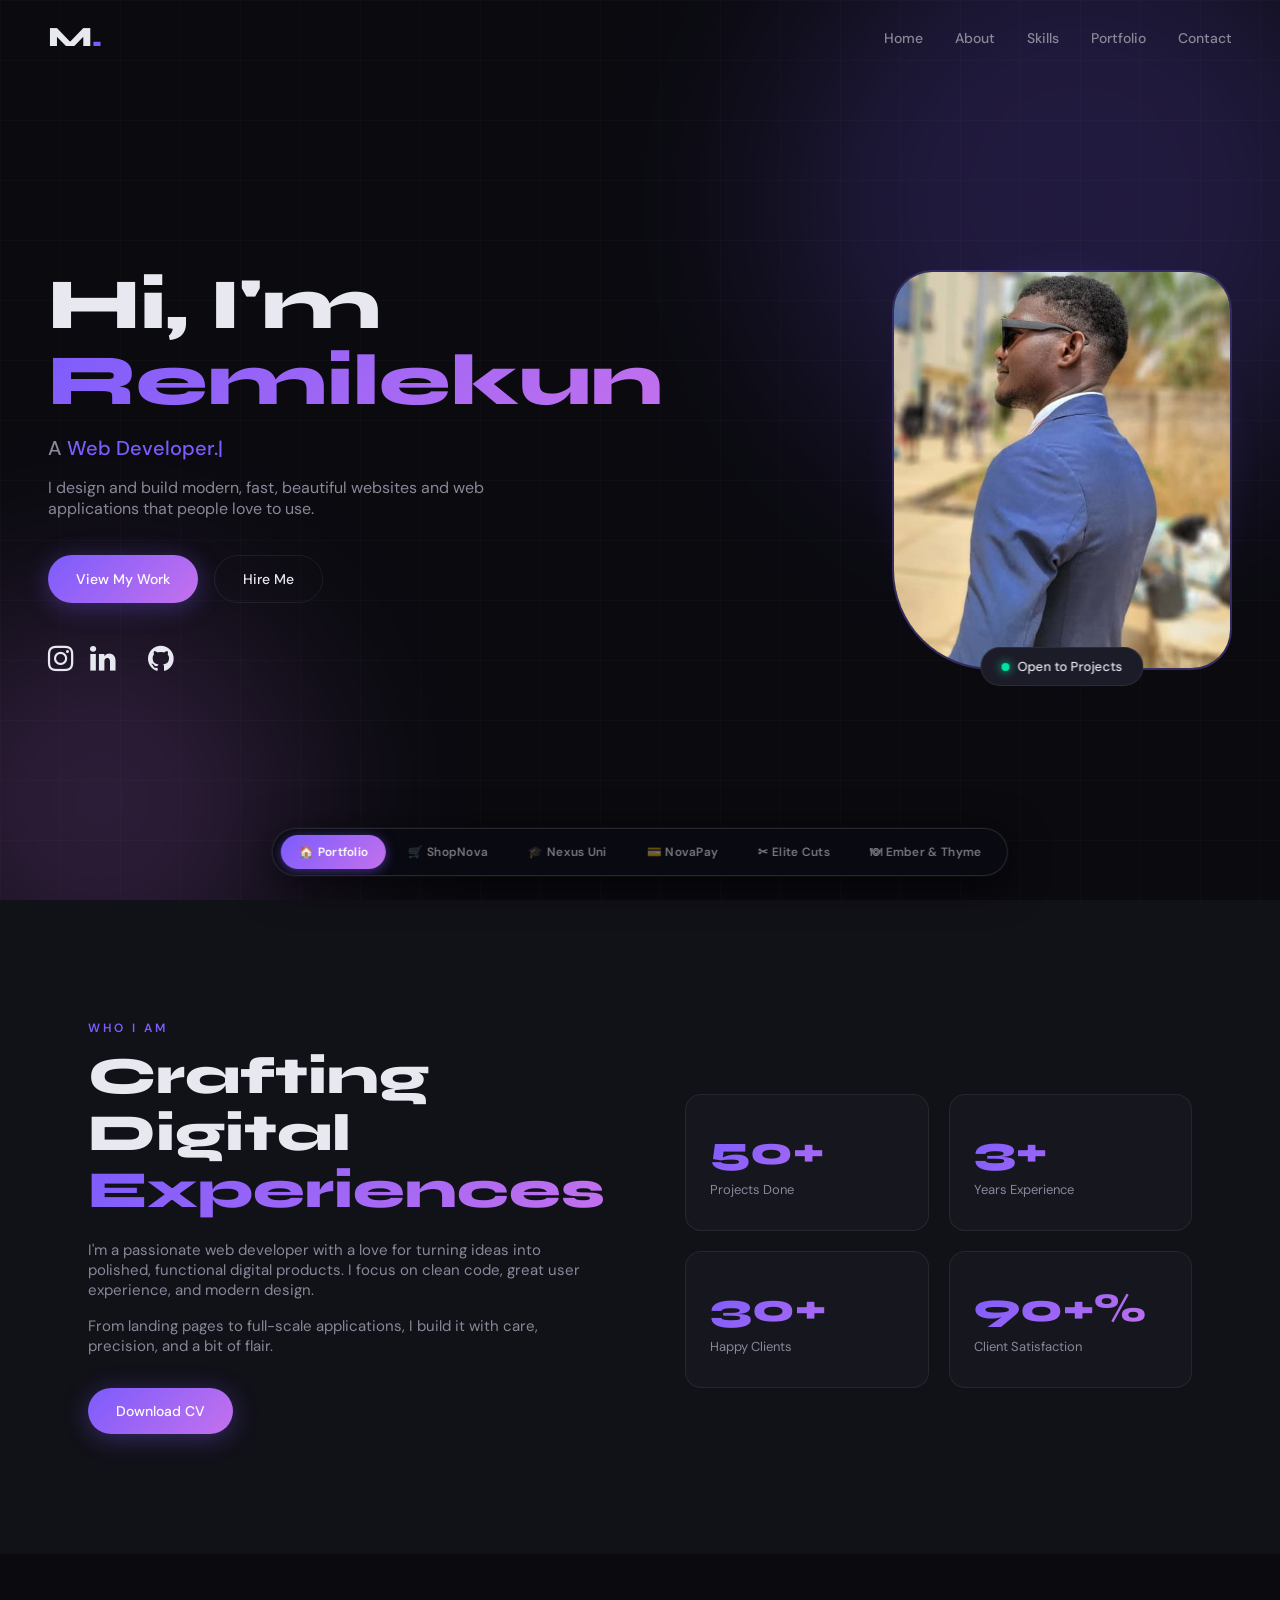
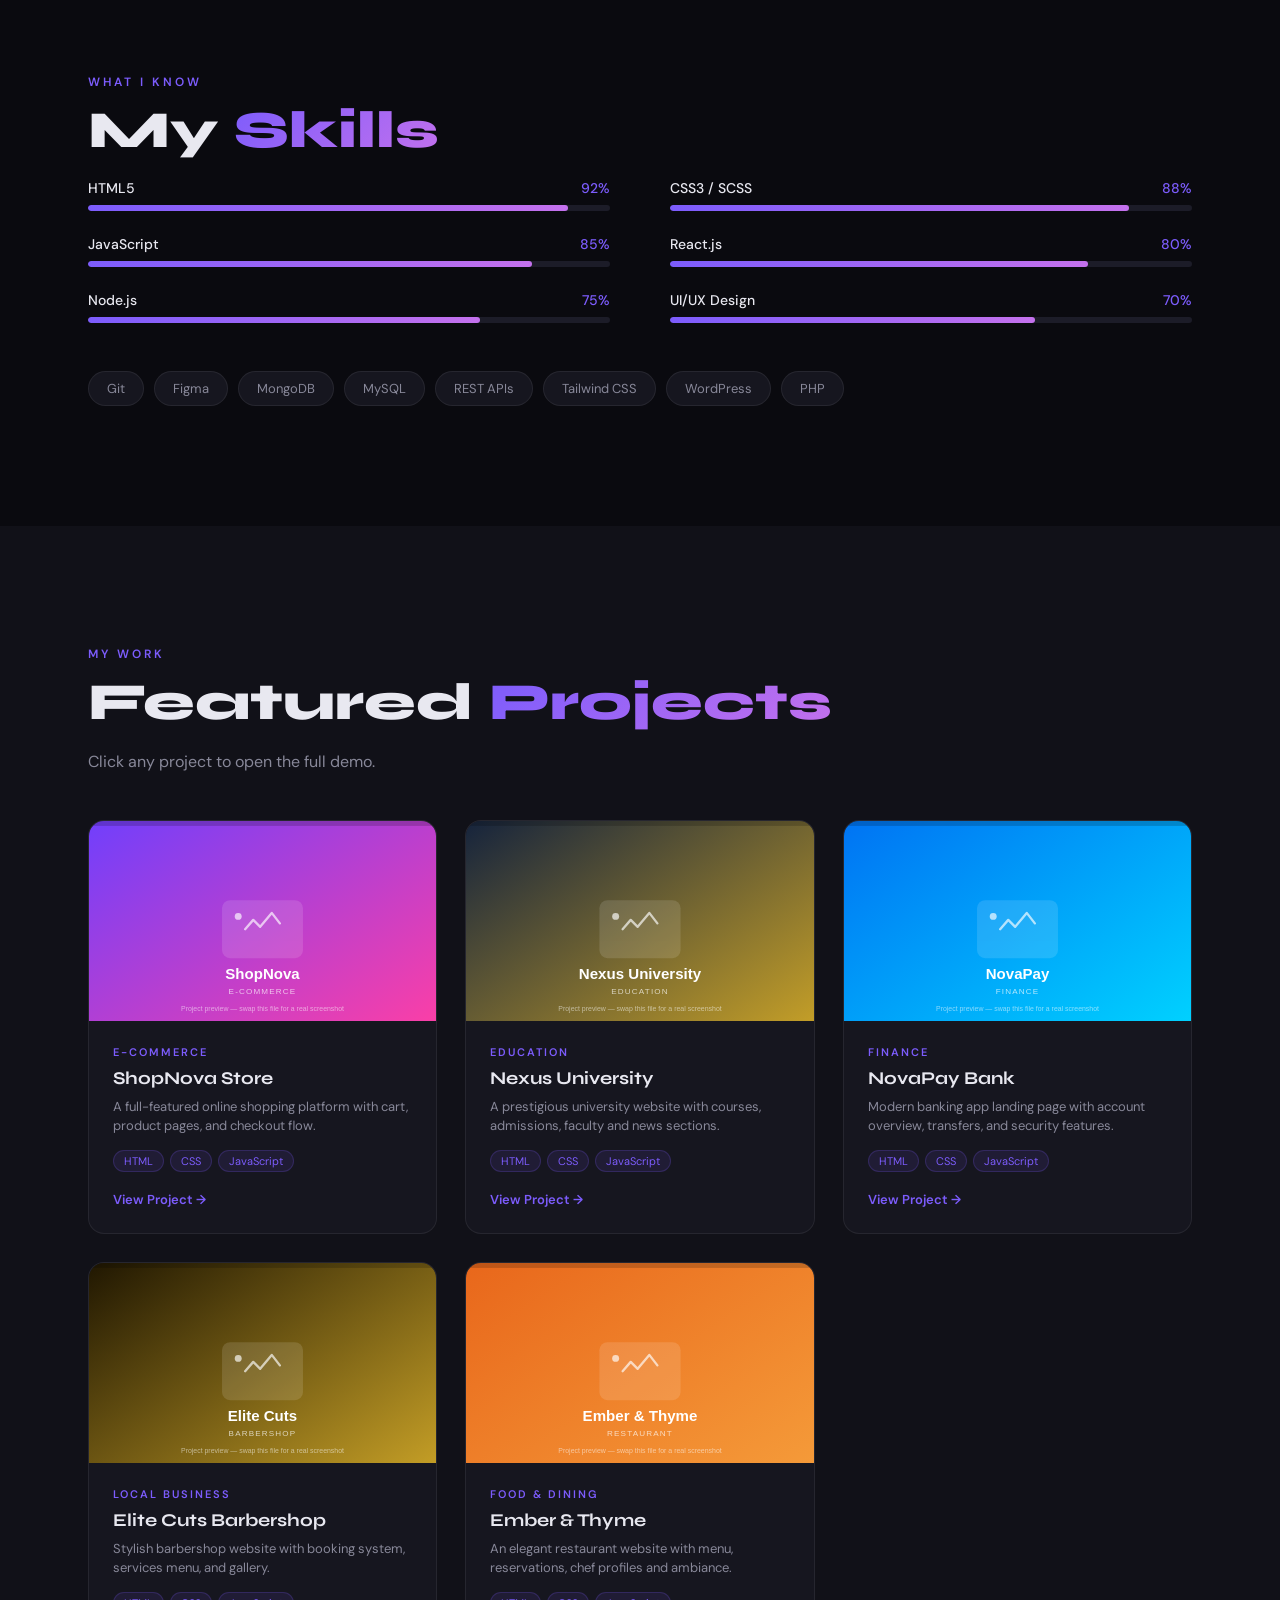
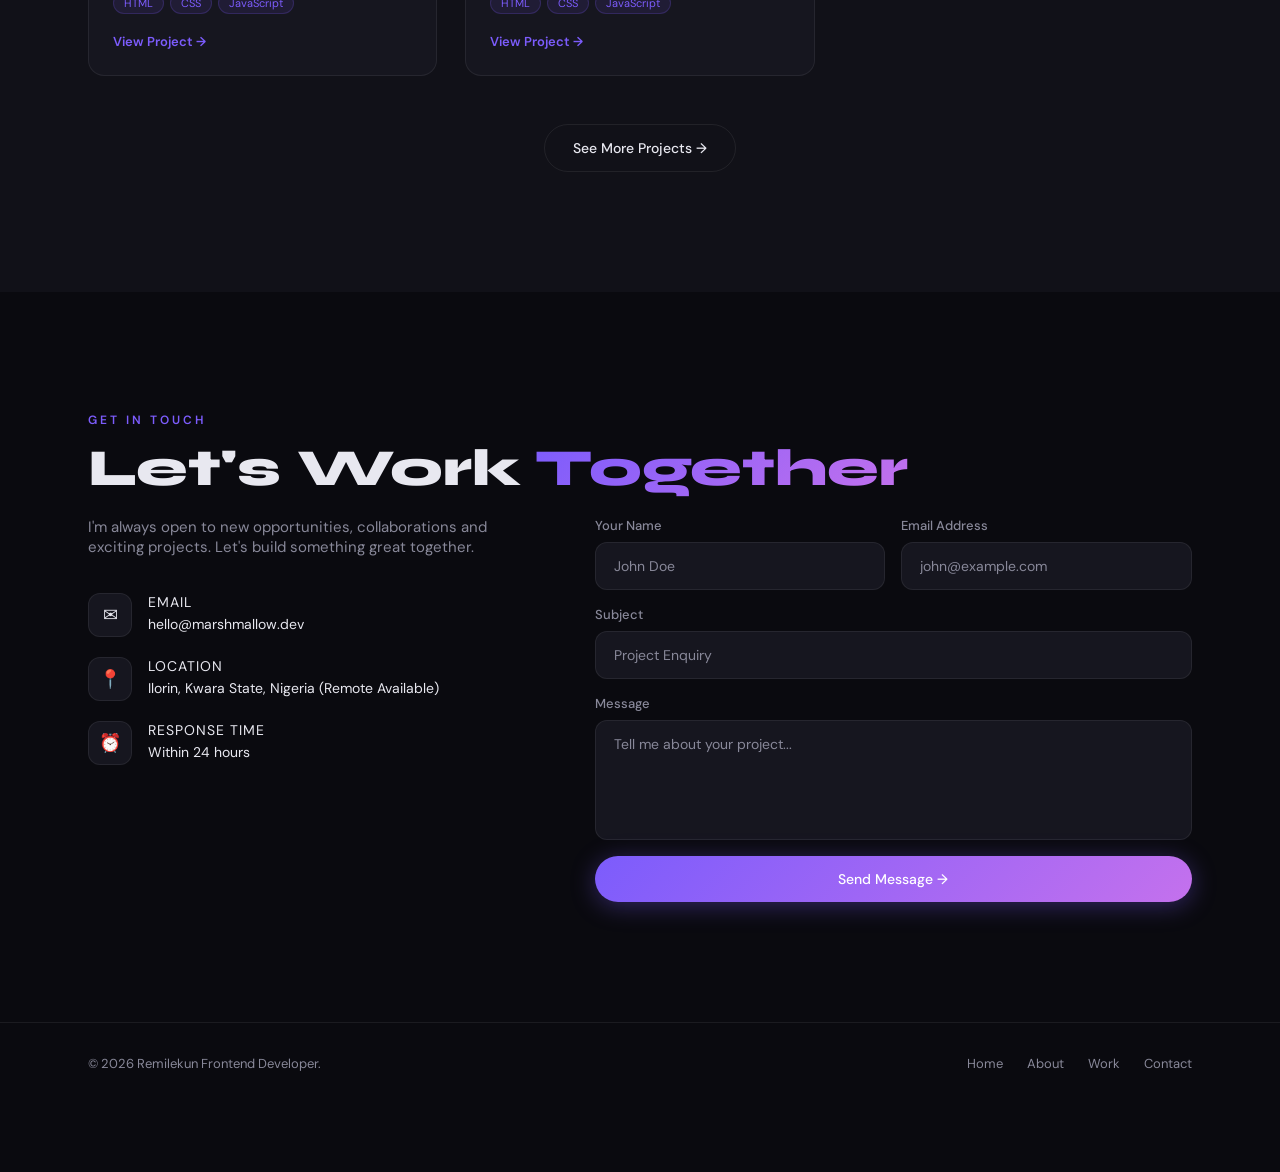
<file: portfolio/index.html>
<!DOCTYPE html>
<html lang="en">
<head>
<meta charset="UTF-8" />
<meta name="viewport" content="width=device-width, initial-scale=1.0" />
<title>Remilekun — Frontend Developer Portfolio</title>
<meta name="description" content="Portfolio of Marshmallow, a frontend developer building modern, fast, and beautiful web experiences. Browse featured demo projects: ShopNova, Nexus University, NovaPay, Elite Cuts and Ember & Thyme." />
<link rel="preconnect" href="https://fonts.googleapis.com">
<link rel="preconnect" href="https://fonts.gstatic.com" crossorigin>
<link href="https://fonts.googleapis.com/css2?family=Syne:wght@400;600;700;800&family=DM+Sans:wght@300;400;500&display=swap" rel="stylesheet">
<link rel="stylesheet" href="https://cdnjs.cloudflare.com/ajax/libs/font-awesome/4.7.0/css/font-awesome.min.css">


<link rel="icon" type="image/png" href="/images/trustana-favicon-512.png" />
<meta name="theme-color" content="#F5A623" />
<meta name="description" content="Nigeria's first AI-powered freelance escrow. Lock payments in Crypto or Fiat. SmartVerify AI checks delivery. Zero scams." />

<meta property="og:type" content="website" />
<meta property="og:url" content="https://marshmallow-portfolio.vercel.app/" />
<meta property="og:title" content="Trustana - Nigeria's Freelance Escrow" />
<meta property="og:description" content="Nigeria's first AI-powered freelance escrow. Lock payments in Crypto or Fiat. SmartVerify AI checks delivery. Zero scams." />
<meta property="og:image" content="https://marshmallow-portfolio.vercel.app/images/g.png" />
<meta property="og:image:width" content="1200" />
<meta property="og:image:height" content="630" />

<!-- Twitter / X Card -->
<meta name="twitter:card" content="summary_large_image" />
<meta name="twitter:url" content="https://marshmallow-portfolio.vercel.app/" />
<meta name="twitter:title" content="Trustana - Nigeria's Freelance Escrow" />
<meta name="twitter:description" content="Nigeria's first AI-powered freelance escrow. Lock payments in Crypto or Fiat. SmartVerify AI checks delivery. Zero scams." />
<meta name="twitter:image" content="https://marshmallow-portfolio.vercel.app/images/g.png" />


<link rel="stylesheet" href="css/shared.css">
<link rel="stylesheet" href="css/portfolio.css">
<script defer src="js/shared.js"></script>
<script defer src="js/portfolio.js"></script>
</head>
<body id="page-portfolio">
<a class="skip-link" href="#pf-home">Skip to content</a>

<nav class="nav site-header" id="pf-nav">
  <div class="nav-logo">M<span>.</span></div>
  <ul class="nav-links">
    <li><a href="#pf-home">Home</a></li>
    <li><a href="#pf-about">About</a></li>
    <li><a href="#pf-skills">Skills</a></li>
    <li><a href="#pf-portfolio">Portfolio</a></li>
    <li><a href="#pf-contact">Contact</a></li>
  </ul>
  <button class="nav-hamburger" id="pf-hamburger" aria-label="Open menu" aria-expanded="false" aria-controls="pf-mobile-nav">
    <span></span><span></span><span></span>
  </button>
</nav>
<div class="mobile-nav-overlay" id="pf-mobile-nav">
  <button class="mobile-nav-close" id="pf-nav-close" aria-label="Close menu">✕</button>
  <a href="#pf-home">Home</a>
  <a href="#pf-about">About</a>
  <a href="#pf-skills">Skills</a>
  <a href="#pf-portfolio">Portfolio</a>
  <a href="#pf-contact">Contact</a>
</div>

<main>
  <section class="hero" id="pf-home">
    <div class="hero-bg">
      <div class="blob blob-1"></div><div class="blob blob-2"></div><div class="grid-overlay"></div>
    </div>
    <div class="hero-content">
      <div class="hero-text">
        <h1 class="hero-heading">Hi, I'm<br/><span class="hero-name">Remilekun</span></h1>
        <p class="hero-sub">A <span class="typed-text" id="pf-typed"></span><span class="cursor" aria-hidden="true">|</span></p>
        <p class="hero-desc">I design and build modern, fast, beautiful websites and web applications that people love to use.</p>
        <div class="hero-btns">
          <a href="#pf-portfolio" class="btn btn-primary">View My Work</a>
          <a href="#pf-contact" class="btn btn-outline">Hire Me</a>
        </div>
        <div class="hero-socials">
          <i class="fa fa-instagram" style="font-size:30px;" ></i>
          <i class="fa fa-linkedin" style="font-size:30px;"></i>
          <i class="fa fa-square-x-twitter" style="font-size:30px;"></i>
          <i class="fa fa-github" style="font-size:30px;"></i>

        </div>
      </div>
      <div class="hero-image-wrap">
        <div class="hero-img-glow"></div>
        <div class="hero-img-border">
          <img src="images/jk.jpeg" alt="Portrait of Marshmallow" class="hero-img" width="340" height="400" />
        </div>
        <div class="hero-badge"><span class="badge-dot"></span> Open to Projects</div>
      </div>
    </div>
  </section>

  <section class="about" id="pf-about">
    <div class="container">
      <div class="section-label">Who I Am</div>
      <div class="about-grid">
        <div class="about-left">
          <h2 class="section-title">Crafting Digital<br/><em>Experiences</em></h2>
          <p>I'm a passionate web developer with a love for turning ideas into polished, functional digital products. I focus on clean code, great user experience, and modern design.</p>
          <p>From landing pages to full-scale applications, I build it with care, precision, and a bit of flair.</p>
          <a href="#" class="btn btn-primary">Download CV</a>
        </div>
        <div class="about-stats">
          <div class="stat-card"><span class="stat-num">50+</span><span class="stat-label">Projects Done</span></div>
          <div class="stat-card"><span class="stat-num">3+</span><span class="stat-label">Years Experience</span></div>
          <div class="stat-card"><span class="stat-num">30+</span><span class="stat-label">Happy Clients</span></div>
          <div class="stat-card"><span class="stat-num">90+%</span><span class="stat-label">Client Satisfaction</span></div>
        </div>
      </div>
    </div>
  </section>

  <section class="skills-section" id="pf-skills">
    <div class="container">
      <div class="section-label">What I Know</div>
      <h2 class="section-title">My <em>Skills</em></h2>
      <div class="skills-grid" id="pf-skills-grid">
        <div class="skill-item"><div class="skill-header"><span>HTML5</span><span class="skill-pct">92%</span></div><div class="skill-bar"><div class="skill-fill" style="width:0" data-width="92%"></div></div></div>
        <div class="skill-item"><div class="skill-header"><span>CSS3 / SCSS</span><span class="skill-pct">88%</span></div><div class="skill-bar"><div class="skill-fill" style="width:0" data-width="88%"></div></div></div>
        <div class="skill-item"><div class="skill-header"><span>JavaScript</span><span class="skill-pct">85%</span></div><div class="skill-bar"><div class="skill-fill" style="width:0" data-width="85%"></div></div></div>
        <div class="skill-item"><div class="skill-header"><span>React.js</span><span class="skill-pct">80%</span></div><div class="skill-bar"><div class="skill-fill" style="width:0" data-width="80%"></div></div></div>
        <div class="skill-item"><div class="skill-header"><span>Node.js</span><span class="skill-pct">75%</span></div><div class="skill-bar"><div class="skill-fill" style="width:0" data-width="75%"></div></div></div>
        <div class="skill-item"><div class="skill-header"><span>UI/UX Design</span><span class="skill-pct">70%</span></div><div class="skill-bar"><div class="skill-fill" style="width:0" data-width="70%"></div></div></div>
      </div>
      <div class="tech-tags"><span>Git</span><span>Figma</span><span>MongoDB</span><span>MySQL</span><span>REST APIs</span><span>Tailwind CSS</span><span>WordPress</span><span>PHP</span></div>
    </div>
  </section>

  <section class="portfolio-section" id="pf-portfolio">
    <div class="container">
      <div class="section-label">My Work</div>
      <h2 class="section-title">Featured <em>Projects</em></h2>
      <p class="section-desc">Click any project to open the full demo.</p>
      <div class="portfolio-grid">
        <a class="port-card" href="ecommerce.html">
          <div class="port-preview-img"><img src="images/preview-ecommerce.svg" alt="ShopNova e-commerce project preview" loading="lazy" width="600" height="400"></div>
          <div class="port-info"><div class="port-cat">E-Commerce</div><h3>ShopNova Store</h3><p>A full-featured online shopping platform with cart, product pages, and checkout flow.</p><div class="port-tags"><span>HTML</span><span>CSS</span><span>JavaScript</span></div><span class="port-view-btn">View Project →</span></div>
        </a>
        <a class="port-card" href="university.html">
          <div class="port-preview-img"><img src="images/preview-university.svg" alt="Nexus University project preview" loading="lazy" width="600" height="400"></div>
          <div class="port-info"><div class="port-cat">Education</div><h3>Nexus University</h3><p>A prestigious university website with courses, admissions, faculty and news sections.</p><div class="port-tags"><span>HTML</span><span>CSS</span><span>JavaScript</span></div><span class="port-view-btn">View Project →</span></div>
        </a>
        <a class="port-card" href="bank.html">
          <div class="port-preview-img"><img src="images/preview-bank.svg" alt="NovaPay banking project preview" loading="lazy" width="600" height="400"></div>
          <div class="port-info"><div class="port-cat">Finance</div><h3>NovaPay Bank</h3><p>Modern banking app landing page with account overview, transfers, and security features.</p><div class="port-tags"><span>HTML</span><span>CSS</span><span>JavaScript</span></div><span class="port-view-btn">View Project →</span></div>
        </a>
        <a class="port-card" href="barbershop.html">
          <div class="port-preview-img"><img src="images/preview-barbershop.svg" alt="Elite Cuts barbershop project preview" loading="lazy" width="600" height="400"></div>
          <div class="port-info"><div class="port-cat">Local Business</div><h3>Elite Cuts Barbershop</h3><p>Stylish barbershop website with booking system, services menu, and gallery.</p><div class="port-tags"><span>HTML</span><span>CSS</span><span>JavaScript</span></div><span class="port-view-btn">View Project →</span></div>
        </a>
        <a class="port-card" href="restaurant.html">
          <div class="port-preview-img"><img src="images/preview-restaurant.svg" alt="Ember & Thyme restaurant project preview" loading="lazy" width="600" height="400"></div>
          <div class="port-info"><div class="port-cat">Food & Dining</div><h3>Ember & Thyme</h3><p>An elegant restaurant website with menu, reservations, chef profiles and ambiance.</p><div class="port-tags"><span>HTML</span><span>CSS</span><span>JavaScript</span></div><span class="port-view-btn">View Project →</span></div>
        </a>
      </div>
      <div class="see-more-wrap">
        <a href="#pf-all-projects" class="btn btn-outline">See More Projects →</a>
      </div>
    </div>
  </section>



  <section class="contact-section" id="pf-contact">
    <div class="container">
      <div class="section-label">Get In Touch</div>
      <h2 class="section-title">Let's Work <em>Together</em></h2>
      <div class="contact-grid">
        <div class="contact-info">
          <p>I'm always open to new opportunities, collaborations and exciting projects. Let's build something great together.</p>
          <div class="contact-items">
            <div class="contact-item"><div class="ci-icon">✉</div><div><span class="ci-label">Email</span><a href="mailto:hello@marshmallow.dev">hello@marshmallow.dev</a></div></div>
            <div class="contact-item"><div class="ci-icon">📍</div><div><span class="ci-label">Location</span><span>Ilorin, Kwara State, Nigeria (Remote Available)</span></div></div>
            <div class="contact-item"><div class="ci-icon">⏰</div><div><span class="ci-label">Response Time</span><span>Within 24 hours</span></div></div>
          </div>
        </div>
        <form class="contact-form" id="pf-contact-form">
          <div class="form-row"><div class="form-group"><label for="pf-name">Your Name</label><input id="pf-name" name="name" type="text" placeholder="John Doe" required/></div><div class="form-group"><label for="pf-email">Email Address</label><input id="pf-email" name="email" type="email" placeholder="john@example.com" required/></div></div>
          <div class="form-group"><label for="pf-subject">Subject</label><input id="pf-subject" name="subject" type="text" placeholder="Project Enquiry"/></div>
          <div class="form-group"><label for="pf-message">Message</label><textarea id="pf-message" name="message" rows="5" placeholder="Tell me about your project..." required></textarea></div>
          <button type="submit" class="btn btn-primary full-width">Send Message →</button>
          <div class="form-success" id="pfSuccess" role="status">✅ Message sent! I'll be in touch soon.</div>
        </form>
      </div>
    </div>
  </section>
</main>

<footer class="footer">
  <div class="container">
    <div class="footer-inner">
      <p>© 2026 Remilekun Frontend Developer.</p>
      <div class="footer-links"><a href="#pf-home">Home</a><a href="#pf-about">About</a><a href="#pf-portfolio">Work</a><a href="#pf-contact">Contact</a></div>
    </div>
  </div>
</footer>

<nav id="switcher" aria-label="Project switcher">
  <a class="sw-btn active" href="index.html">🏠 Portfolio</a>
  <a class="sw-btn ec" href="ecommerce.html">🛒 ShopNova</a>
  <a class="sw-btn uni" href="university.html">🎓 Nexus Uni</a>
  <a class="sw-btn bnk" href="bank.html">💳 NovaPay</a>
  <a class="sw-btn bar" href="barbershop.html">✂ Elite Cuts</a>
  <a class="sw-btn rst" href="restaurant.html">🍽 Ember & Thyme</a>
</nav>

</body>
</html>
</file>
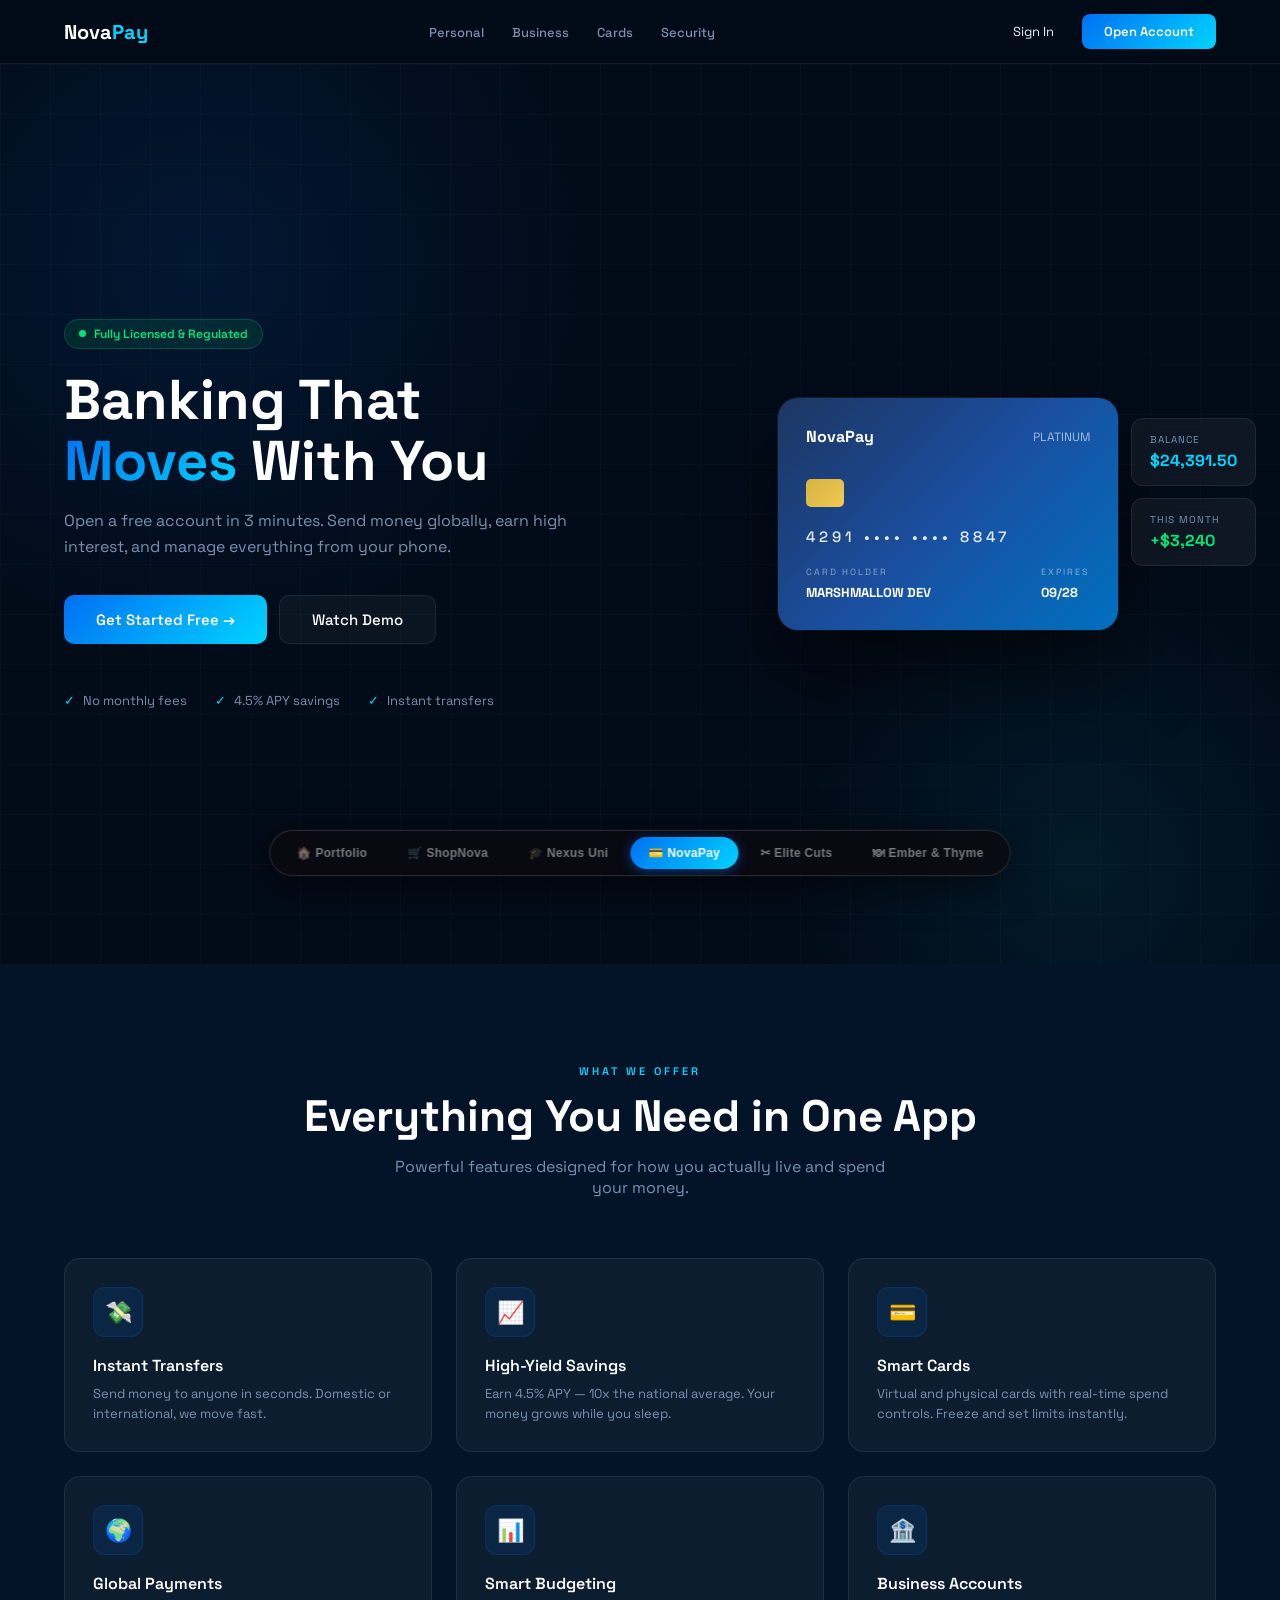
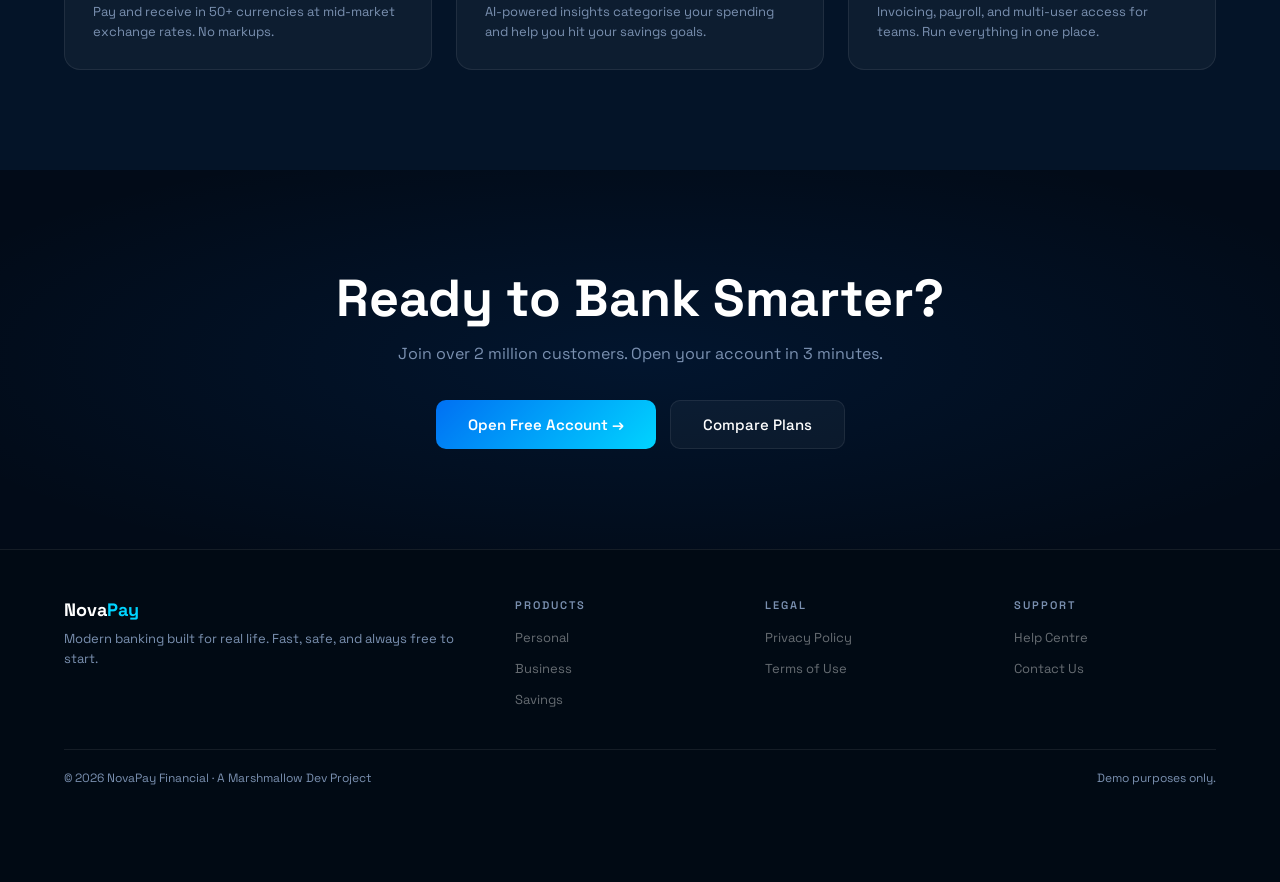
<file: portfolio/bank.html>
<!DOCTYPE html>
<html lang="en">
<head>
<meta charset="UTF-8" />
<meta name="viewport" content="width=device-width, initial-scale=1.0" />
<title>NovaPay — Banking App Demo | Marshmallow Portfolio</title>
<meta name="description" content="NovaPay — a modern digital banking landing page demo with account overview, transfers, and security features. A demo project by Marshmallow." />
<link rel="preconnect" href="https://fonts.googleapis.com">
<link rel="preconnect" href="https://fonts.gstatic.com" crossorigin>
<link href="https://fonts.googleapis.com/css2?family=Space+Grotesk:wght@300;400;500;600;700&display=swap" rel="stylesheet">
<link rel="stylesheet" href="css/shared.css">
<link rel="stylesheet" href="css/bank.css">
<script defer src="js/shared.js"></script>
<script defer src="js/bank.js"></script>
</head>
<body id="page-bank">
<a class="skip-link" href="#bnk-main">Skip to content</a>

<nav class="bnk-nav site-header">
  <div class="bnk-logo">Nova<span>Pay</span></div>
  <ul class="bnk-nav-links"><li><a href="#bnk-personal">Personal</a></li><li><a href="#bnk-features">Business</a></li><li><a href="#bnk-features">Cards</a></li><li><a href="#bnk-personal">Security</a></li></ul>
  <div class="bnk-nav-btns">
    <button class="btn-bnk-text" type="button">Sign In</button>
    <button class="btn-bnk-primary" type="button">Open Account</button>
    <button class="bnk-hamburger" id="bnk-hamburger" aria-label="Open menu" aria-expanded="false" aria-controls="bnk-mobile-nav"><span></span><span></span><span></span></button>
  </div>
</nav>
<div class="bnk-mobile-nav" id="bnk-mobile-nav">
  <button class="bnk-mobile-nav-close" id="bnk-nav-close" aria-label="Close menu">✕</button>
  <a href="#bnk-personal">Personal</a>
  <a href="#bnk-features">Business</a>
  <a href="#bnk-features">Cards</a>
  <a href="#bnk-personal">Security</a>
  <a href="#" style="background:linear-gradient(135deg,#0070f3,#00d4ff);color:#fff;padding:12px 28px;border-radius:8px;font-weight:600;">Open Account</a>
</div>

<main id="bnk-main">
  <section class="bnk-hero" id="bnk-personal">
    <div class="bnk-hero-bg"><div class="bnk-glow1"></div><div class="bnk-glow2"></div><div class="bnk-grid-lines"></div></div>
    <div class="bnk-hero-inner">
      <div>
        <div class="bnk-eyebrow"><span class="bnk-dot"></span> Fully Licensed & Regulated</div>
        <h1>Banking That <span class="bnk-grad">Moves</span> With You</h1>
        <p>Open a free account in 3 minutes. Send money globally, earn high interest, and manage everything from your phone.</p>
        <div class="bnk-hero-cta"><button class="btn-bnk-hero" type="button">Get Started Free →</button><button class="btn-bnk-ghost" type="button">Watch Demo</button></div>
        <div class="bnk-features-list">
          <div class="bnk-feat-item"><span class="bnk-check">✓</span> No monthly fees</div>
          <div class="bnk-feat-item"><span class="bnk-check">✓</span> 4.5% APY savings</div>
          <div class="bnk-feat-item"><span class="bnk-check">✓</span> Instant transfers</div>
        </div>
      </div>
      <div class="bnk-card-visual">
        <div class="bnk-card-3d">
          <div class="bnk-card-bank"><span class="bnk-card-logo">NovaPay</span><span class="bnk-card-type">PLATINUM</span></div>
          <div class="bnk-chip"></div>
          <div class="bnk-card-number">4291 •••• •••• 8847</div>
          <div class="bnk-card-footer">
            <div class="bnk-card-holder"><span>Card Holder</span><strong>MARSHMALLOW DEV</strong></div>
            <div class="bnk-card-expiry"><span>Expires</span><strong>09/28</strong></div>
          </div>
        </div>
        <div class="bnk-floating-stats">
          <div class="bnk-float-stat"><div class="bnk-fs-label">Balance</div><div class="bnk-fs-value cyan">$24,391.50</div></div>
          <div class="bnk-float-stat"><div class="bnk-fs-label">This Month</div><div class="bnk-fs-value green">+$3,240</div></div>
        </div>
      </div>
    </div>
  </section>
  <section class="bnk-features-section" id="bnk-features">
    <div class="bnk-feats-header">
      <div class="bnk-section-label">What We Offer</div>
      <h2>Everything You Need in One App</h2>
      <p>Powerful features designed for how you actually live and spend your money.</p>
    </div>
    <div class="bnk-feats-grid">
      <div class="bnk-feat-card"><div class="bnk-feat-icon">💸</div><h3>Instant Transfers</h3><p>Send money to anyone in seconds. Domestic or international, we move fast.</p></div>
      <div class="bnk-feat-card"><div class="bnk-feat-icon">📈</div><h3>High-Yield Savings</h3><p>Earn 4.5% APY — 10x the national average. Your money grows while you sleep.</p></div>
      <div class="bnk-feat-card"><div class="bnk-feat-icon">💳</div><h3>Smart Cards</h3><p>Virtual and physical cards with real-time spend controls. Freeze and set limits instantly.</p></div>
      <div class="bnk-feat-card"><div class="bnk-feat-icon">🌍</div><h3>Global Payments</h3><p>Pay and receive in 50+ currencies at mid-market exchange rates. No markups.</p></div>
      <div class="bnk-feat-card"><div class="bnk-feat-icon">📊</div><h3>Smart Budgeting</h3><p>AI-powered insights categorise your spending and help you hit your savings goals.</p></div>
      <div class="bnk-feat-card"><div class="bnk-feat-icon">🏦</div><h3>Business Accounts</h3><p>Invoicing, payroll, and multi-user access for teams. Run everything in one place.</p></div>
    </div>
  </section>
  <section class="bnk-cta">
    <div class="bnk-cta-inner">
      <h2>Ready to Bank Smarter?</h2>
      <p>Join over 2 million customers. Open your account in 3 minutes.</p>
      <div class="bnk-cta-btns"><button class="btn-bnk-hero" type="button">Open Free Account →</button><button class="btn-bnk-ghost" type="button">Compare Plans</button></div>
    </div>
  </section>
</main>

<footer class="bnk-footer">
  <div class="bnk-footer-row">
    <div class="bnk-footer-brand"><div class="bnk-footer-logo">Nova<span>Pay</span></div><p>Modern banking built for real life. Fast, safe, and always free to start.</p></div>
    <div class="bnk-footer-col"><h5>Products</h5><ul><li><a href="#">Personal</a></li><li><a href="#">Business</a></li><li><a href="#">Savings</a></li></ul></div>
    <div class="bnk-footer-col"><h5>Legal</h5><ul><li><a href="#">Privacy Policy</a></li><li><a href="#">Terms of Use</a></li></ul></div>
    <div class="bnk-footer-col"><h5>Support</h5><ul><li><a href="#">Help Centre</a></li><li><a href="#">Contact Us</a></li></ul></div>
  </div>
  <div class="bnk-footer-bottom"><span>© 2026 NovaPay Financial · A Marshmallow Dev Project</span><span>Demo purposes only.</span></div>
</footer>

<nav id="switcher" aria-label="Project switcher">
  <a class="sw-btn" href="index.html">🏠 Portfolio</a>
  <a class="sw-btn ec" href="ecommerce.html">🛒 ShopNova</a>
  <a class="sw-btn uni" href="university.html">🎓 Nexus Uni</a>
  <a class="sw-btn bnk active" href="bank.html">💳 NovaPay</a>
  <a class="sw-btn bar" href="barbershop.html">✂ Elite Cuts</a>
  <a class="sw-btn rst" href="restaurant.html">🍽 Ember & Thyme</a>
</nav>

</body>
</html>
</file>
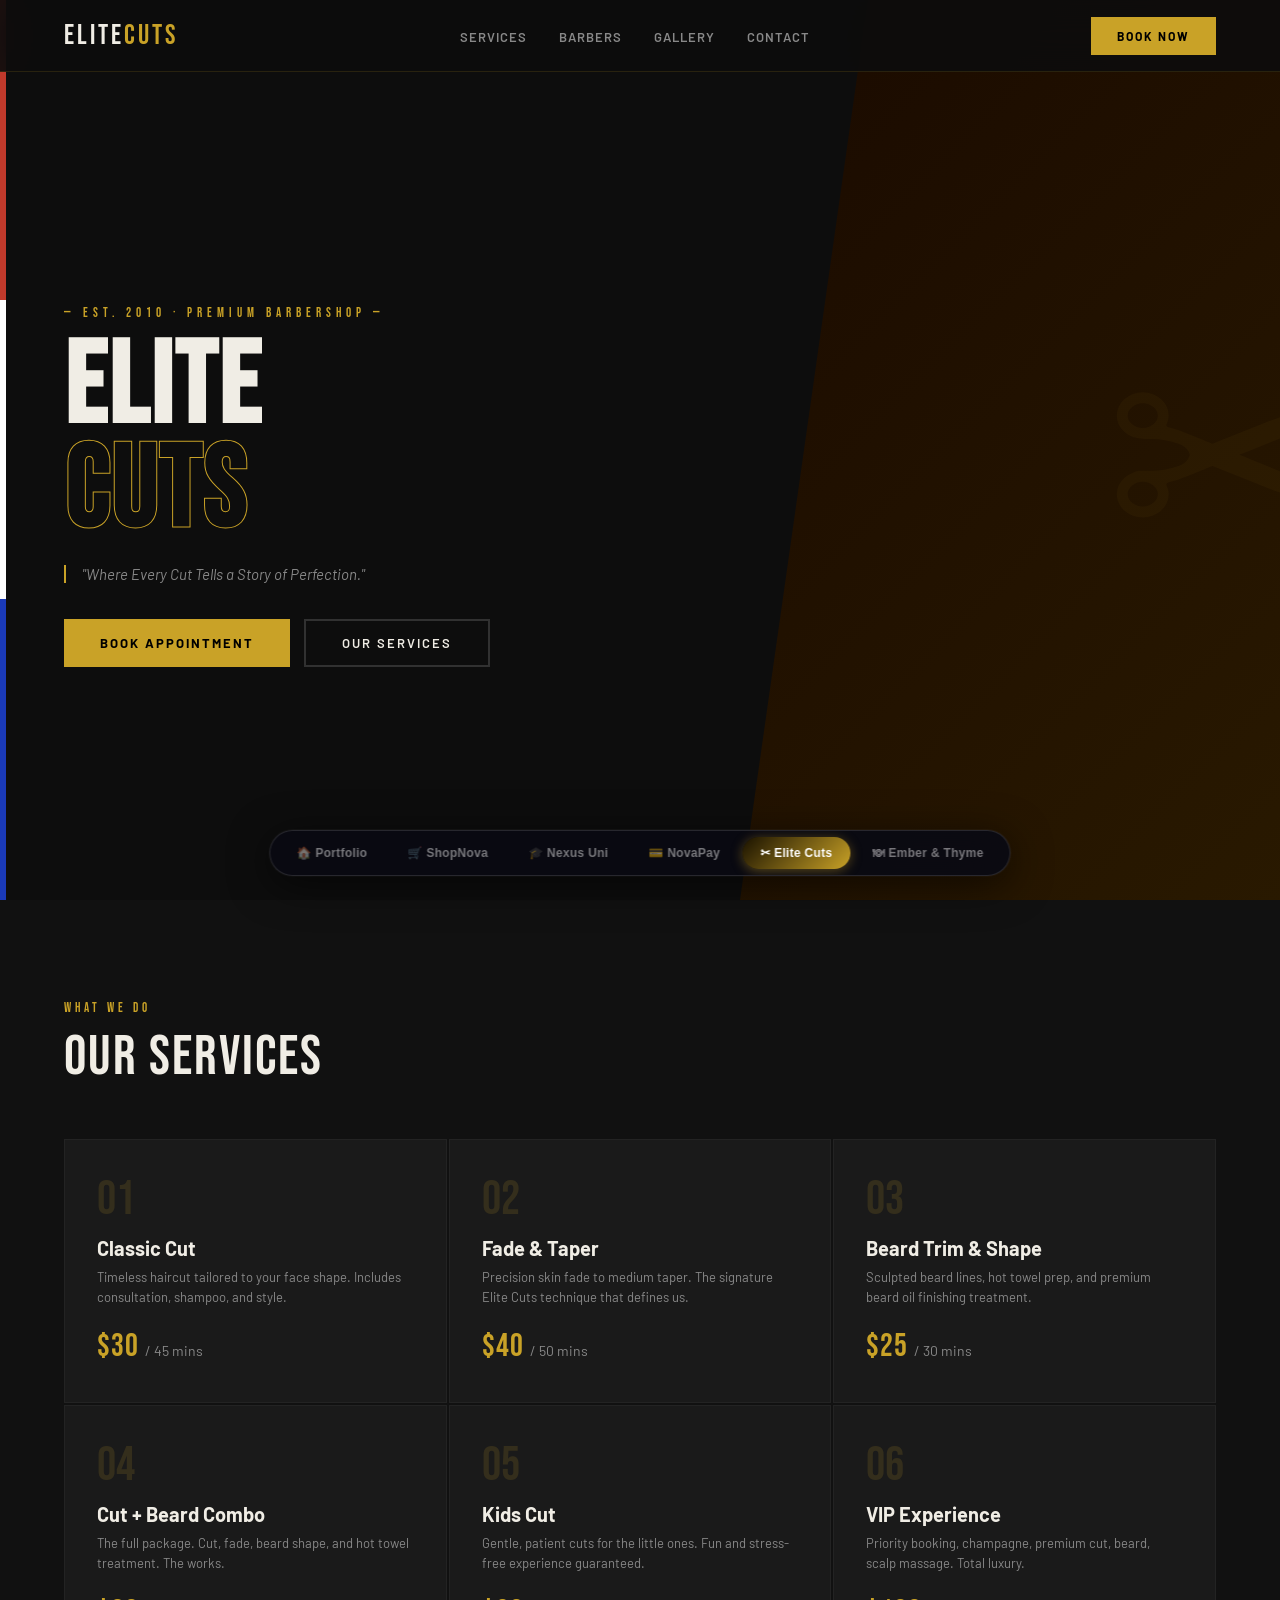
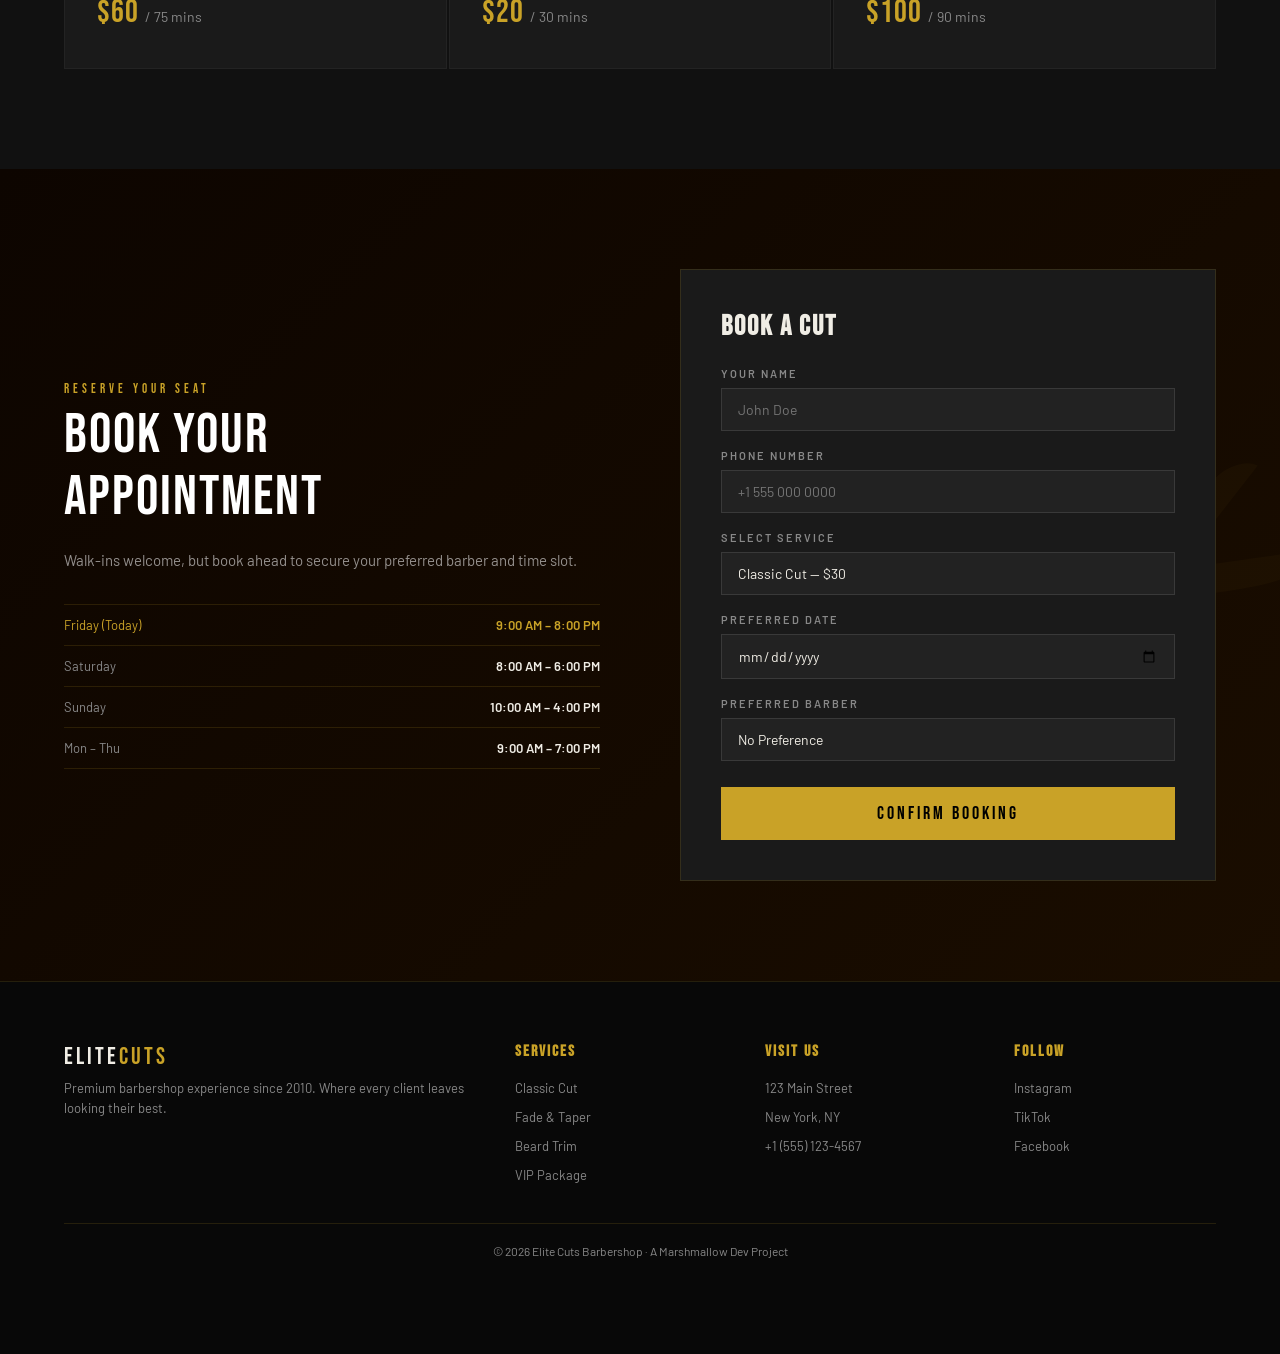
<file: portfolio/barbershop.html>
<!DOCTYPE html>
<html lang="en">
<head>
<meta charset="UTF-8" />
<meta name="viewport" content="width=device-width, initial-scale=1.0" />
<title>Elite Cuts — Barbershop Demo | Marshmallow Portfolio</title>
<meta name="description" content="Elite Cuts — a stylish barbershop website demo with services, booking form, and gallery. A demo project by Marshmallow." />
<link rel="preconnect" href="https://fonts.googleapis.com">
<link rel="preconnect" href="https://fonts.gstatic.com" crossorigin>
<link href="https://fonts.googleapis.com/css2?family=Bebas+Neue&family=Barlow:ital,wght@0,300;0,400;0,500;0,600;0,700;1,400&display=swap" rel="stylesheet">
<link rel="stylesheet" href="css/shared.css">
<link rel="stylesheet" href="css/barbershop.css">
<script defer src="js/shared.js"></script>
<script defer src="js/barbershop.js"></script>
</head>
<body id="page-barbershop">
<a class="skip-link" href="#bar-main">Skip to content</a>

<nav class="bar-nav site-header">
  <div class="bar-logo">ELITE<span>CUTS</span></div>
  <ul class="bar-nav-links"><li><a href="#bar-services">Services</a></li><li><a href="#bar-booking">Barbers</a></li><li><a href="#bar-services">Gallery</a></li><li><a href="#bar-contact">Contact</a></li></ul>
  <div style="display:flex;align-items:center;gap:10px;">
    <button class="bar-book-nav" type="button" data-scroll-to="bar-booking">Book Now</button>
    <button class="bar-hamburger" id="bar-hamburger" aria-label="Open menu" aria-expanded="false" aria-controls="bar-mobile-nav"><span></span><span></span><span></span></button>
  </div>
</nav>
<div class="bar-mobile-nav" id="bar-mobile-nav">
  <button class="bar-mobile-nav-close" id="bar-nav-close" aria-label="Close menu">✕</button>
  <a href="#bar-services">Services</a>
  <a href="#bar-booking">Barbers</a>
  <a href="#bar-services">Gallery</a>
  <a href="#bar-contact">Contact</a>
  <a href="#bar-booking" data-scroll-to="bar-booking" style="background:#c9a227;color:#000;padding:12px 28px;letter-spacing:2px;font-weight:700;text-transform:uppercase;">Book Now</a>
</div>

<main id="bar-main">
  <section class="bar-hero">
    <div class="bar-stripe"></div>
    <div class="bar-diagonal"></div>
    <div class="bar-hero-content">
      <div class="bar-est">— Est. 2010 · Premium Barbershop —</div>
      <h1>ELITE<span>CUTS</span></h1>
      <p class="bar-tagline">"Where Every Cut Tells a Story of Perfection."</p>
      <div class="bar-hero-cta">
        <button class="btn-bar-gold" type="button" data-scroll-to="bar-booking">Book Appointment</button>
        <button class="btn-bar-outline" type="button" data-scroll-to="bar-services">Our Services</button>
      </div>
    </div>
  </section>
  <section class="bar-services" id="bar-services">
    <div class="bar-section-eyebrow">What We Do</div>
    <div class="bar-section-title">OUR SERVICES</div>
    <div class="bar-services-grid">
      <div class="bar-service-card"><div class="bar-service-num">01</div><h3>Classic Cut</h3><p>Timeless haircut tailored to your face shape. Includes consultation, shampoo, and style.</p><div class="bar-service-price">$30 <span>/ 45 mins</span></div></div>
      <div class="bar-service-card"><div class="bar-service-num">02</div><h3>Fade & Taper</h3><p>Precision skin fade to medium taper. The signature Elite Cuts technique that defines us.</p><div class="bar-service-price">$40 <span>/ 50 mins</span></div></div>
      <div class="bar-service-card"><div class="bar-service-num">03</div><h3>Beard Trim & Shape</h3><p>Sculpted beard lines, hot towel prep, and premium beard oil finishing treatment.</p><div class="bar-service-price">$25 <span>/ 30 mins</span></div></div>
      <div class="bar-service-card"><div class="bar-service-num">04</div><h3>Cut + Beard Combo</h3><p>The full package. Cut, fade, beard shape, and hot towel treatment. The works.</p><div class="bar-service-price">$60 <span>/ 75 mins</span></div></div>
      <div class="bar-service-card"><div class="bar-service-num">05</div><h3>Kids Cut</h3><p>Gentle, patient cuts for the little ones. Fun and stress-free experience guaranteed.</p><div class="bar-service-price">$20 <span>/ 30 mins</span></div></div>
      <div class="bar-service-card"><div class="bar-service-num">06</div><h3>VIP Experience</h3><p>Priority booking, champagne, premium cut, beard, scalp massage. Total luxury.</p><div class="bar-service-price">$100 <span>/ 90 mins</span></div></div>
    </div>
  </section>
  <section class="bar-booking" id="bar-booking">
    <div class="bar-booking-grid">
      <div class="bar-booking-info">
        <div class="bar-section-eyebrow">Reserve Your Seat</div>
        <div class="bar-section-title">BOOK YOUR<br/>APPOINTMENT</div>
        <p>Walk-ins welcome, but book ahead to secure your preferred barber and time slot.</p>
        <div class="hours-list">
          <div class="hour-row today"><span class="day">Friday (Today)</span><span class="time">9:00 AM – 8:00 PM</span></div>
          <div class="hour-row"><span class="day">Saturday</span><span class="time">8:00 AM – 6:00 PM</span></div>
          <div class="hour-row"><span class="day">Sunday</span><span class="time">10:00 AM – 4:00 PM</span></div>
          <div class="hour-row"><span class="day">Mon – Thu</span><span class="time">9:00 AM – 7:00 PM</span></div>
        </div>
      </div>
      <div class="bar-booking-form">
        <h3>BOOK A CUT</h3>
        <div class="bar-form-group"><label for="bar-name">Your Name</label><input id="bar-name" type="text" placeholder="John Doe"/></div>
        <div class="bar-form-group"><label for="bar-phone">Phone Number</label><input id="bar-phone" type="tel" placeholder="+1 555 000 0000"/></div>
        <div class="bar-form-group"><label for="bar-service">Select Service</label><select id="bar-service"><option>Classic Cut — $30</option><option>Fade & Taper — $40</option><option>Beard Trim — $25</option><option>Cut + Beard Combo — $60</option><option>VIP Experience — $100</option></select></div>
        <div class="bar-form-group"><label for="bar-date">Preferred Date</label><input id="bar-date" type="date"/></div>
        <div class="bar-form-group"><label for="bar-barber">Preferred Barber</label><select id="bar-barber"><option>No Preference</option><option>Marcus King</option><option>Jordan Cole</option><option>Alex Brooks</option></select></div>
        <button class="bar-book-submit" type="button" id="bar-bookSubmit">CONFIRM BOOKING</button>
      </div>
    </div>
  </section>
</main>

<footer class="bar-footer" id="bar-contact">
  <div class="bar-footer-inner">
    <div class="bar-footer-brand"><div class="bar-footer-brand-name">ELITE<span>CUTS</span></div><p>Premium barbershop experience since 2010. Where every client leaves looking their best.</p></div>
    <div class="bar-footer-col"><h5>Services</h5><ul><li><a href="#">Classic Cut</a></li><li><a href="#">Fade & Taper</a></li><li><a href="#">Beard Trim</a></li><li><a href="#">VIP Package</a></li></ul></div>
    <div class="bar-footer-col"><h5>Visit Us</h5><ul><li><a href="#">123 Main Street</a></li><li><a href="#">New York, NY</a></li><li><a href="#">+1 (555) 123-4567</a></li></ul></div>
    <div class="bar-footer-col"><h5>Follow</h5><ul><li><a href="#">Instagram</a></li><li><a href="#">TikTok</a></li><li><a href="#">Facebook</a></li></ul></div>
  </div>
  <div class="bar-footer-bottom">© 2026 Elite Cuts Barbershop · A Marshmallow Dev Project</div>
</footer>

<nav id="switcher" aria-label="Project switcher">
  <a class="sw-btn" href="index.html">🏠 Portfolio</a>
  <a class="sw-btn ec" href="ecommerce.html">🛒 ShopNova</a>
  <a class="sw-btn uni" href="university.html">🎓 Nexus Uni</a>
  <a class="sw-btn bnk" href="bank.html">💳 NovaPay</a>
  <a class="sw-btn bar active" href="barbershop.html">✂ Elite Cuts</a>
  <a class="sw-btn rst" href="restaurant.html">🍽 Ember & Thyme</a>
</nav>

</body>
</html>
</file>
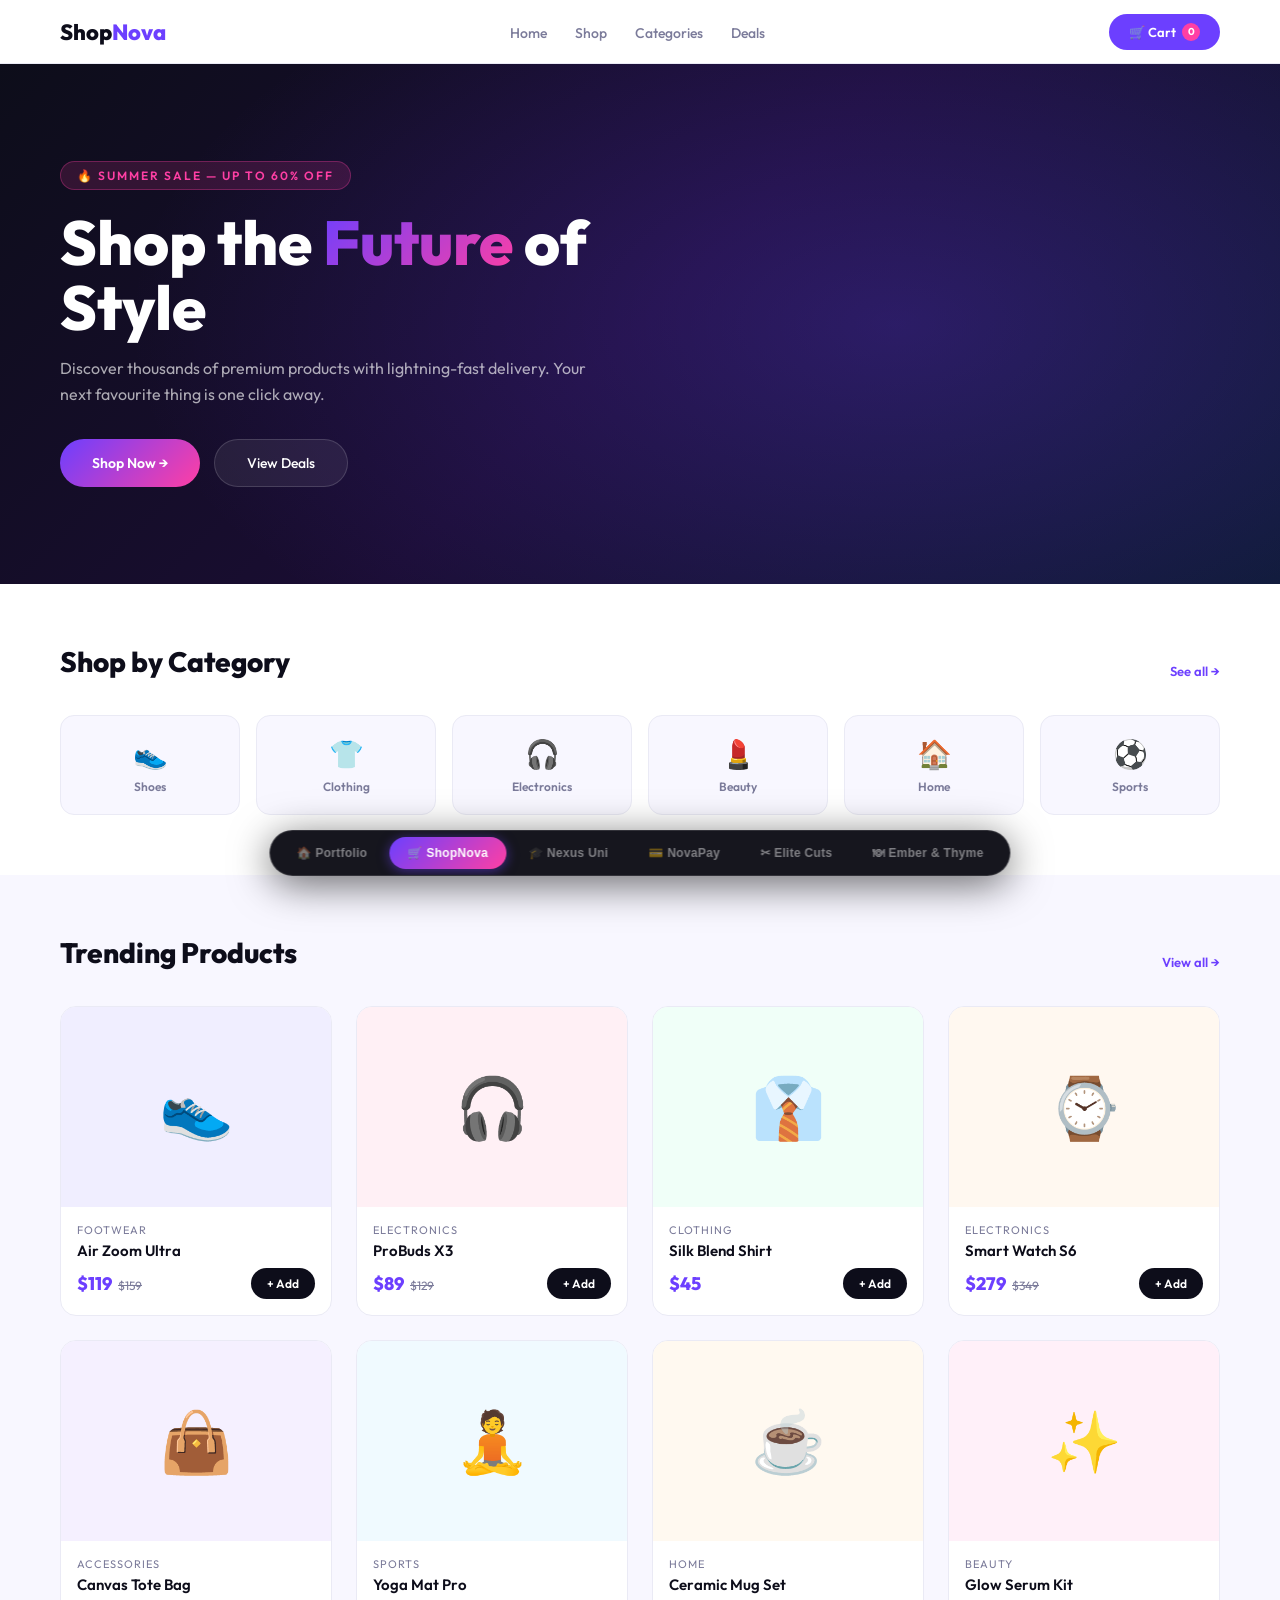
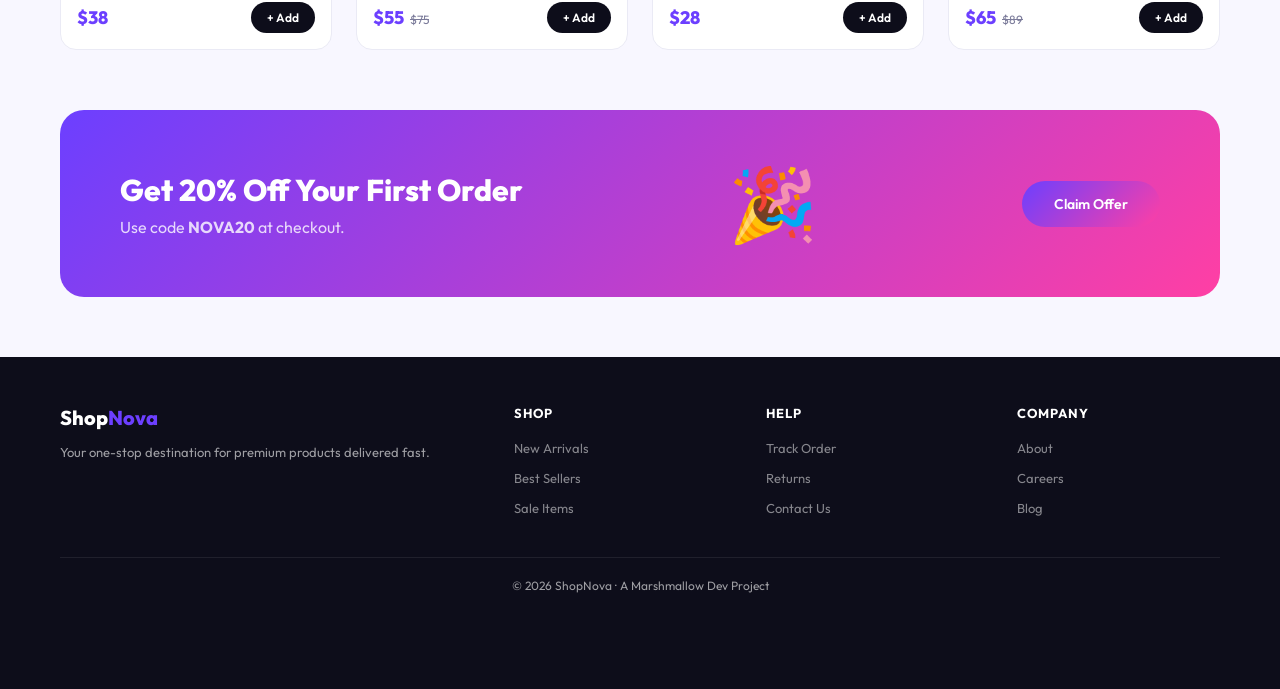
<file: portfolio/ecommerce.html>
<!DOCTYPE html>
<html lang="en">
<head>
<meta charset="UTF-8" />
<meta name="viewport" content="width=device-width, initial-scale=1.0" />
<title>ShopNova — E-Commerce Demo | Marshmallow Portfolio</title>
<meta name="description" content="ShopNova — a full-featured e-commerce demo with cart, product grid, and checkout flow. A demo project by Marshmallow." />
<link rel="preconnect" href="https://fonts.googleapis.com">
<link rel="preconnect" href="https://fonts.gstatic.com" crossorigin>
<link href="https://fonts.googleapis.com/css2?family=Outfit:wght@300;400;500;600;700;800&display=swap" rel="stylesheet">
<link rel="stylesheet" href="css/shared.css">
<link rel="stylesheet" href="css/ecommerce.css">
<script defer src="js/shared.js"></script>
<script defer src="js/ecommerce.js"></script>
</head>
<body id="page-ecommerce">
<a class="skip-link" href="#ec-main">Skip to content</a>

<nav class="ec-nav site-header">
  <div class="logo">Shop<span>Nova</span></div>
  <ul class="ec-nav-links">
    <li><a href="#ec-home">Home</a></li><li><a href="#ec-shop">Shop</a></li><li><a href="#ec-categories">Categories</a></li><li><a href="#ec-deals">Deals</a></li>
  </ul>
  <div style="display:flex;align-items:center;gap:10px;">
    <button class="cart-btn" type="button">🛒 Cart <span class="cart-count" id="ec-cartCount">0</span></button>
    <button class="ec-hamburger" id="ec-hamburger" aria-label="Open menu" aria-expanded="false" aria-controls="ec-mobile-nav"><span></span><span></span><span></span></button>
  </div>
</nav>
<div class="ec-mobile-nav" id="ec-mobile-nav">
  <button class="ec-mobile-nav-close" id="ec-nav-close" aria-label="Close menu">✕</button>
  <a href="#ec-home">Home</a>
  <a href="#ec-shop">Shop</a>
  <a href="#ec-categories">Categories</a>
  <a href="#ec-deals">Deals</a>
</div>

<main id="ec-main">
  <section class="ec-hero" id="ec-home">
    <div class="ec-hero-text">
      <div class="hero-eyebrow">🔥 Summer Sale — Up to 60% Off</div>
      <h1>Shop the <span>Future</span> of Style</h1>
      <p>Discover thousands of premium products with lightning-fast delivery. Your next favourite thing is one click away.</p>
      <div class="ec-btns"><button class="btn-main" type="button">Shop Now →</button><button class="btn-ghost" type="button">View Deals</button></div>
    </div>
  </section>
  <section class="ec-categories" id="ec-categories">
    <div class="ec-section-head"><h2>Shop by Category</h2><a href="#">See all →</a></div>
    <div class="cat-grid">
      <div class="cat-item"><div class="cat-icon">👟</div><div class="cat-name">Shoes</div></div>
      <div class="cat-item"><div class="cat-icon">👕</div><div class="cat-name">Clothing</div></div>
      <div class="cat-item"><div class="cat-icon">🎧</div><div class="cat-name">Electronics</div></div>
      <div class="cat-item"><div class="cat-icon">💄</div><div class="cat-name">Beauty</div></div>
      <div class="cat-item"><div class="cat-icon">🏠</div><div class="cat-name">Home</div></div>
      <div class="cat-item"><div class="cat-icon">⚽</div><div class="cat-name">Sports</div></div>
    </div>
  </section>
  <section class="ec-products" id="ec-shop">
    <div class="ec-section-head"><h2>Trending Products</h2><a href="#">View all →</a></div>
    <div class="prod-grid" id="ec-prodGrid"></div>
  </section>
  <div class="promo-banner" id="ec-deals">
    <div><h2>Get 20% Off Your First Order</h2><p>Use code <strong>NOVA20</strong> at checkout.</p></div>
    <span class="promo-emoji">🎉</span>
    <button class="btn-main" type="button" id="ec-claimOffer">Claim Offer</button>
  </div>
</main>

<footer>
  <div class="ec-footer-grid">
    <div class="ec-footer-brand"><h3>Shop<span>Nova</span></h3><p>Your one-stop destination for premium products delivered fast.</p></div>
    <div class="ec-footer-col"><h4>Shop</h4><ul><li><a href="#">New Arrivals</a></li><li><a href="#">Best Sellers</a></li><li><a href="#">Sale Items</a></li></ul></div>
    <div class="ec-footer-col"><h4>Help</h4><ul><li><a href="#">Track Order</a></li><li><a href="#">Returns</a></li><li><a href="#">Contact Us</a></li></ul></div>
    <div class="ec-footer-col"><h4>Company</h4><ul><li><a href="#">About</a></li><li><a href="#">Careers</a></li><li><a href="#">Blog</a></li></ul></div>
  </div>
  <div class="ec-footer-bottom">© 2026 ShopNova · A Marshmallow Dev Project</div>
</footer>

<nav id="switcher" aria-label="Project switcher">
  <a class="sw-btn" href="index.html">🏠 Portfolio</a>
  <a class="sw-btn ec active" href="ecommerce.html">🛒 ShopNova</a>
  <a class="sw-btn uni" href="university.html">🎓 Nexus Uni</a>
  <a class="sw-btn bnk" href="bank.html">💳 NovaPay</a>
  <a class="sw-btn bar" href="barbershop.html">✂ Elite Cuts</a>
  <a class="sw-btn rst" href="restaurant.html">🍽 Ember & Thyme</a>
</nav>

</body>
</html>
</file>
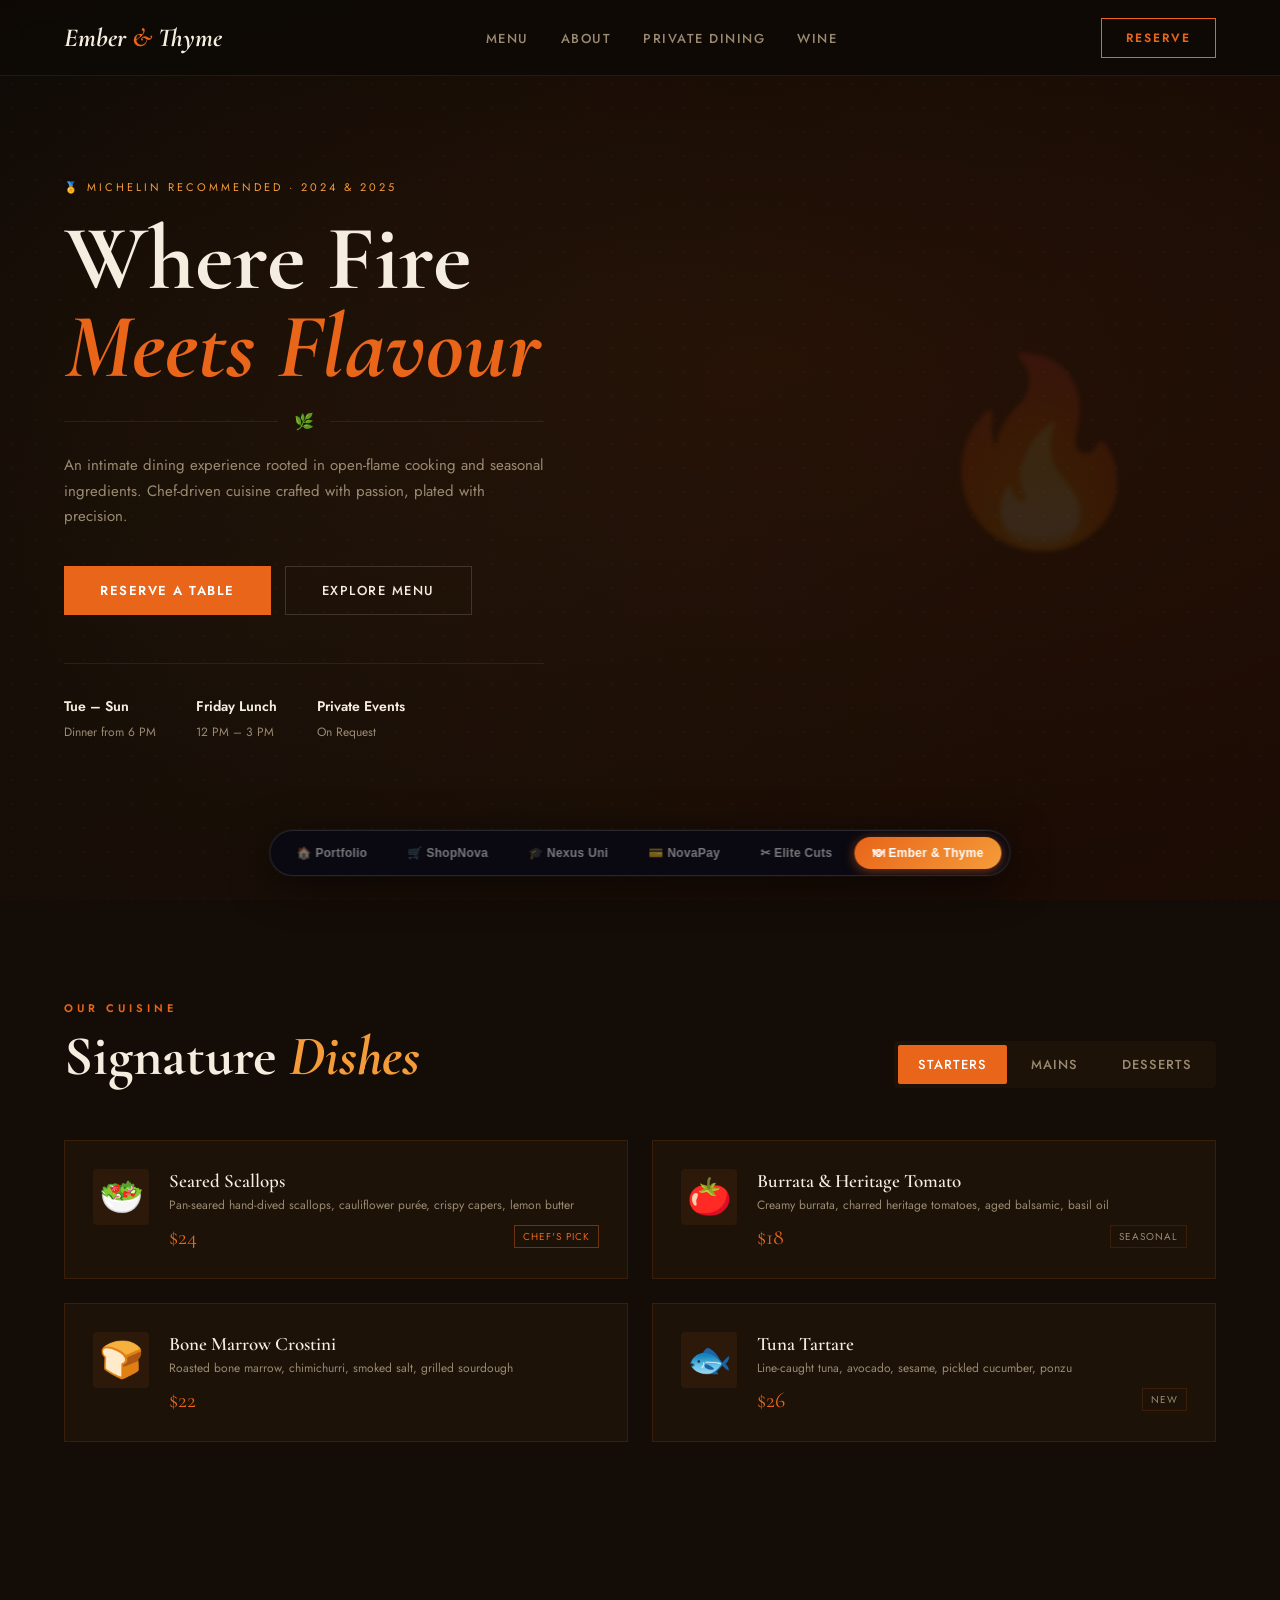
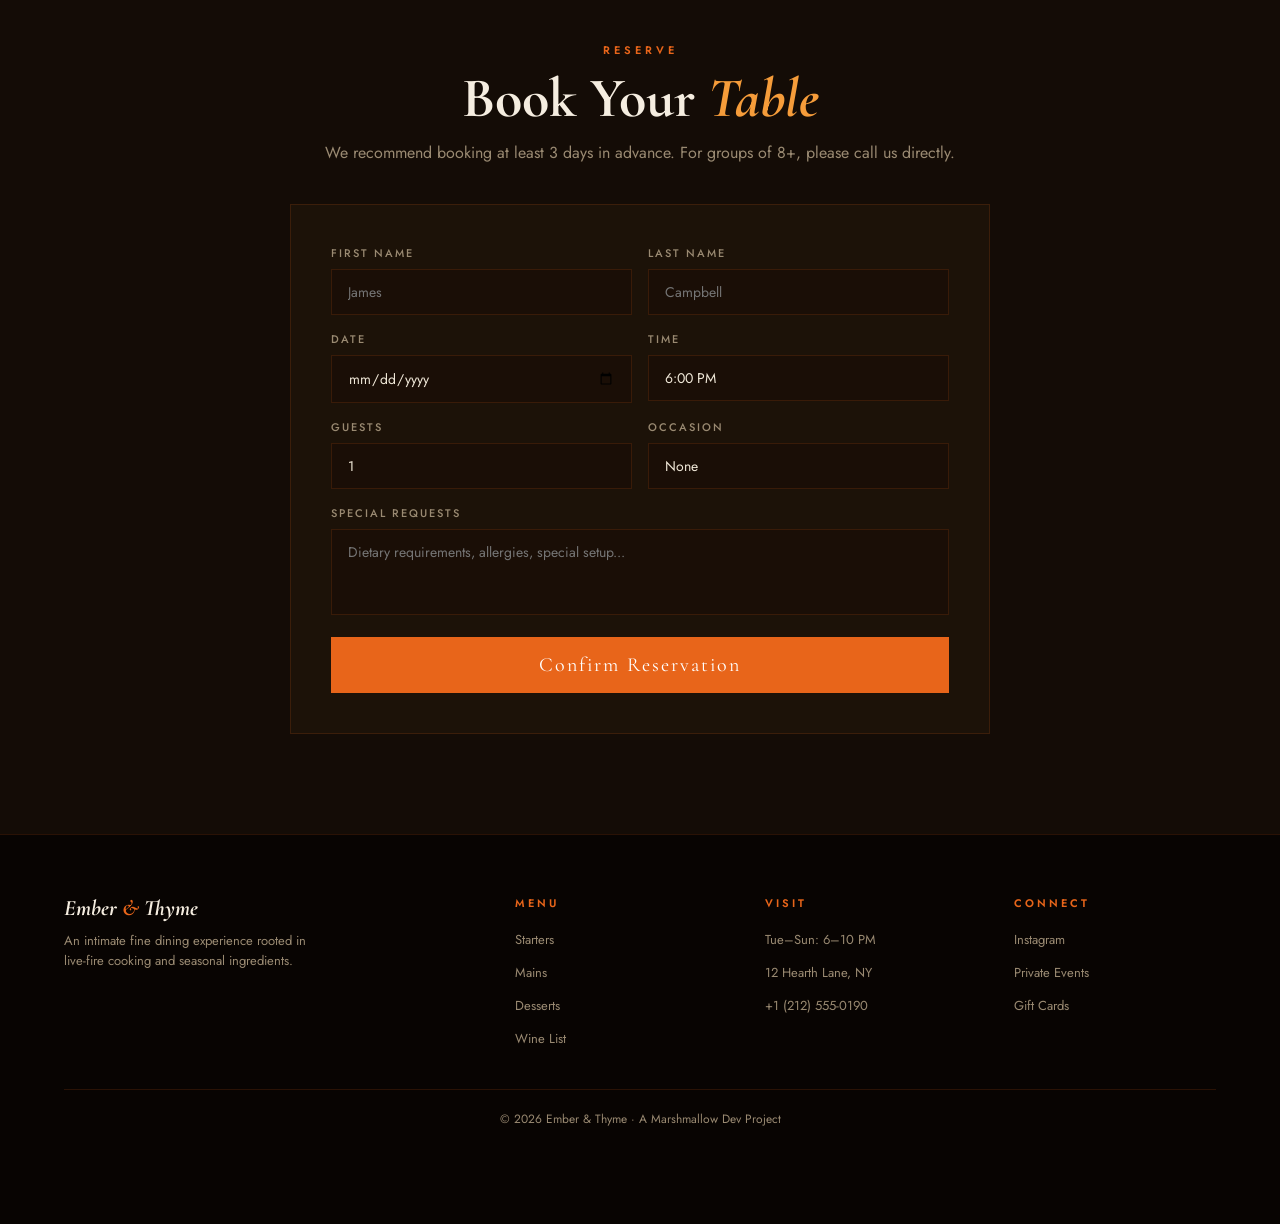
<file: portfolio/restaurant.html>
<!DOCTYPE html>
<html lang="en">
<head>
<meta charset="UTF-8" />
<meta name="viewport" content="width=device-width, initial-scale=1.0" />
<title>Ember & Thyme — Restaurant Demo | Marshmallow Portfolio</title>
<meta name="description" content="Ember & Thyme — an elegant restaurant website demo with menu, reservations, and chef profiles. A demo project by Marshmallow." />
<link rel="preconnect" href="https://fonts.googleapis.com">
<link rel="preconnect" href="https://fonts.gstatic.com" crossorigin>
<link href="https://fonts.googleapis.com/css2?family=Cormorant+Garamond:ital,wght@0,400;0,600;0,700;1,400;1,600&family=Jost:wght@300;400;500;600&display=swap" rel="stylesheet">
<link rel="stylesheet" href="css/shared.css">
<link rel="stylesheet" href="css/restaurant.css">
<script defer src="js/shared.js"></script>
<script defer src="js/restaurant.js"></script>
</head>
<body id="page-restaurant">
<a class="skip-link" href="#rst-main">Skip to content</a>

<nav class="rst-nav site-header">
  <div class="rst-logo">Ember <span>&</span> Thyme</div>
  <ul class="rst-nav-links"><li><a href="#rst-menu">Menu</a></li><li><a href="#rst-about">About</a></li><li><a href="#rst-info">Private Dining</a></li><li><a href="#rst-info">Wine</a></li></ul>
  <div style="display:flex;align-items:center;gap:10px;">
    <button class="rst-reserve-nav" type="button" data-scroll-to="rst-reservation">Reserve</button>
    <button class="rst-hamburger" id="rst-hamburger" aria-label="Open menu" aria-expanded="false" aria-controls="rst-mobile-nav"><span></span><span></span><span></span></button>
  </div>
</nav>
<div class="rst-mobile-nav" id="rst-mobile-nav">
  <button class="rst-mobile-nav-close" id="rst-nav-close" aria-label="Close menu">✕</button>
  <a href="#rst-menu">Menu</a>
  <a href="#rst-about">About</a>
  <a href="#rst-info">Private Dining</a>
  <a href="#rst-info">Wine</a>
  <a href="#rst-reservation" data-scroll-to="rst-reservation" style="border:1.5px solid #e8651a;color:#e8651a;padding:12px 28px;letter-spacing:2px;font-weight:600;text-transform:uppercase;">Reserve</a>
</div>

<main id="rst-main">
  <section class="rst-hero" id="rst-about">
    <div class="rst-hero-bg"></div>
    <div class="rst-hero-texture"></div>
    <div class="rst-hero-plate" aria-hidden="true">🔥</div>
    <div class="rst-hero-content">
      <div class="rst-award">🏅 Michelin Recommended · 2024 & 2025</div>
      <h1>Where Fire<em>Meets Flavour</em></h1>
      <div class="rst-divider"><span>🌿</span></div>
      <p>An intimate dining experience rooted in open-flame cooking and seasonal ingredients. Chef-driven cuisine crafted with passion, plated with precision.</p>
      <div class="rst-hero-btns">
        <button class="btn-rst-orange" type="button" data-scroll-to="rst-reservation">Reserve a Table</button>
        <button class="btn-rst-ghost" type="button" data-scroll-to="rst-menu">Explore Menu</button>
      </div>
      <div class="rst-hero-info">
        <div class="rst-hi-item"><strong>Tue – Sun</strong><span>Dinner from 6 PM</span></div>
        <div class="rst-hi-item"><strong>Friday Lunch</strong><span>12 PM – 3 PM</span></div>
        <div class="rst-hi-item"><strong>Private Events</strong><span>On Request</span></div>
      </div>
    </div>
  </section>
  <section class="rst-menu-section" id="rst-menu">
    <div class="rst-menu-header">
      <div><div class="rst-section-eyebrow">Our Cuisine</div><div class="rst-section-title">Signature <em>Dishes</em></div></div>
      <div class="rst-menu-tabs">
        <button class="rst-menu-tab active" type="button" data-cat="starters">Starters</button>
        <button class="rst-menu-tab" type="button" data-cat="mains">Mains</button>
        <button class="rst-menu-tab" type="button" data-cat="desserts">Desserts</button>
      </div>
    </div>
    <div class="rst-menu-grid" id="rst-menuGrid"></div>
  </section>
  <section class="rst-reservation" id="rst-reservation">
    <div class="rst-res-inner">
      <div class="rst-section-eyebrow">Reserve</div>
      <div class="rst-section-title">Book Your <em>Table</em></div>
      <p>We recommend booking at least 3 days in advance. For groups of 8+, please call us directly.</p>
      <div class="rst-res-form">
        <div class="rst-form-row"><div class="rst-form-group"><label for="rst-fname">First Name</label><input id="rst-fname" type="text" placeholder="James"/></div><div class="rst-form-group"><label for="rst-lname">Last Name</label><input id="rst-lname" type="text" placeholder="Campbell"/></div></div>
        <div class="rst-form-row"><div class="rst-form-group"><label for="rst-date">Date</label><input id="rst-date" type="date"/></div><div class="rst-form-group"><label for="rst-time">Time</label><select id="rst-time"><option>6:00 PM</option><option>7:00 PM</option><option>7:30 PM</option><option>8:00 PM</option><option>8:30 PM</option><option>9:00 PM</option></select></div></div>
        <div class="rst-form-row"><div class="rst-form-group"><label for="rst-guests">Guests</label><select id="rst-guests"><option>1</option><option>2</option><option>3</option><option>4</option><option>5</option><option>6</option><option>8+</option></select></div><div class="rst-form-group"><label for="rst-occasion">Occasion</label><select id="rst-occasion"><option>None</option><option>Birthday</option><option>Anniversary</option><option>Business Dinner</option><option>Proposal</option></select></div></div>
        <div class="rst-form-group"><label for="rst-requests">Special Requests</label><textarea id="rst-requests" rows="3" placeholder="Dietary requirements, allergies, special setup..."></textarea></div>
        <button class="rst-res-submit" type="button" id="rst-reserveSubmit">Confirm Reservation</button>
      </div>
    </div>
  </section>
</main>

<footer class="rst-footer" id="rst-info">
  <div class="rst-footer-grid">
    <div class="rst-footer-brand"><div class="rst-footer-logo">Ember <span>&</span> Thyme</div><p>An intimate fine dining experience rooted in live-fire cooking and seasonal ingredients.</p></div>
    <div class="rst-footer-col"><h5>Menu</h5><ul><li><a href="#">Starters</a></li><li><a href="#">Mains</a></li><li><a href="#">Desserts</a></li><li><a href="#">Wine List</a></li></ul></div>
    <div class="rst-footer-col"><h5>Visit</h5><ul><li><a href="#">Tue–Sun: 6–10 PM</a></li><li><a href="#">12 Hearth Lane, NY</a></li><li><a href="#">+1 (212) 555-0190</a></li></ul></div>
    <div class="rst-footer-col"><h5>Connect</h5><ul><li><a href="#">Instagram</a></li><li><a href="#">Private Events</a></li><li><a href="#">Gift Cards</a></li></ul></div>
  </div>
  <div class="rst-footer-bottom">© 2026 Ember & Thyme · A Marshmallow Dev Project</div>
</footer>

<nav id="switcher" aria-label="Project switcher">
  <a class="sw-btn" href="index.html">🏠 Portfolio</a>
  <a class="sw-btn ec" href="ecommerce.html">🛒 ShopNova</a>
  <a class="sw-btn uni" href="university.html">🎓 Nexus Uni</a>
  <a class="sw-btn bnk" href="bank.html">💳 NovaPay</a>
  <a class="sw-btn bar" href="barbershop.html">✂ Elite Cuts</a>
  <a class="sw-btn rst active" href="restaurant.html">🍽 Ember & Thyme</a>
</nav>

</body>
</html>
</file>
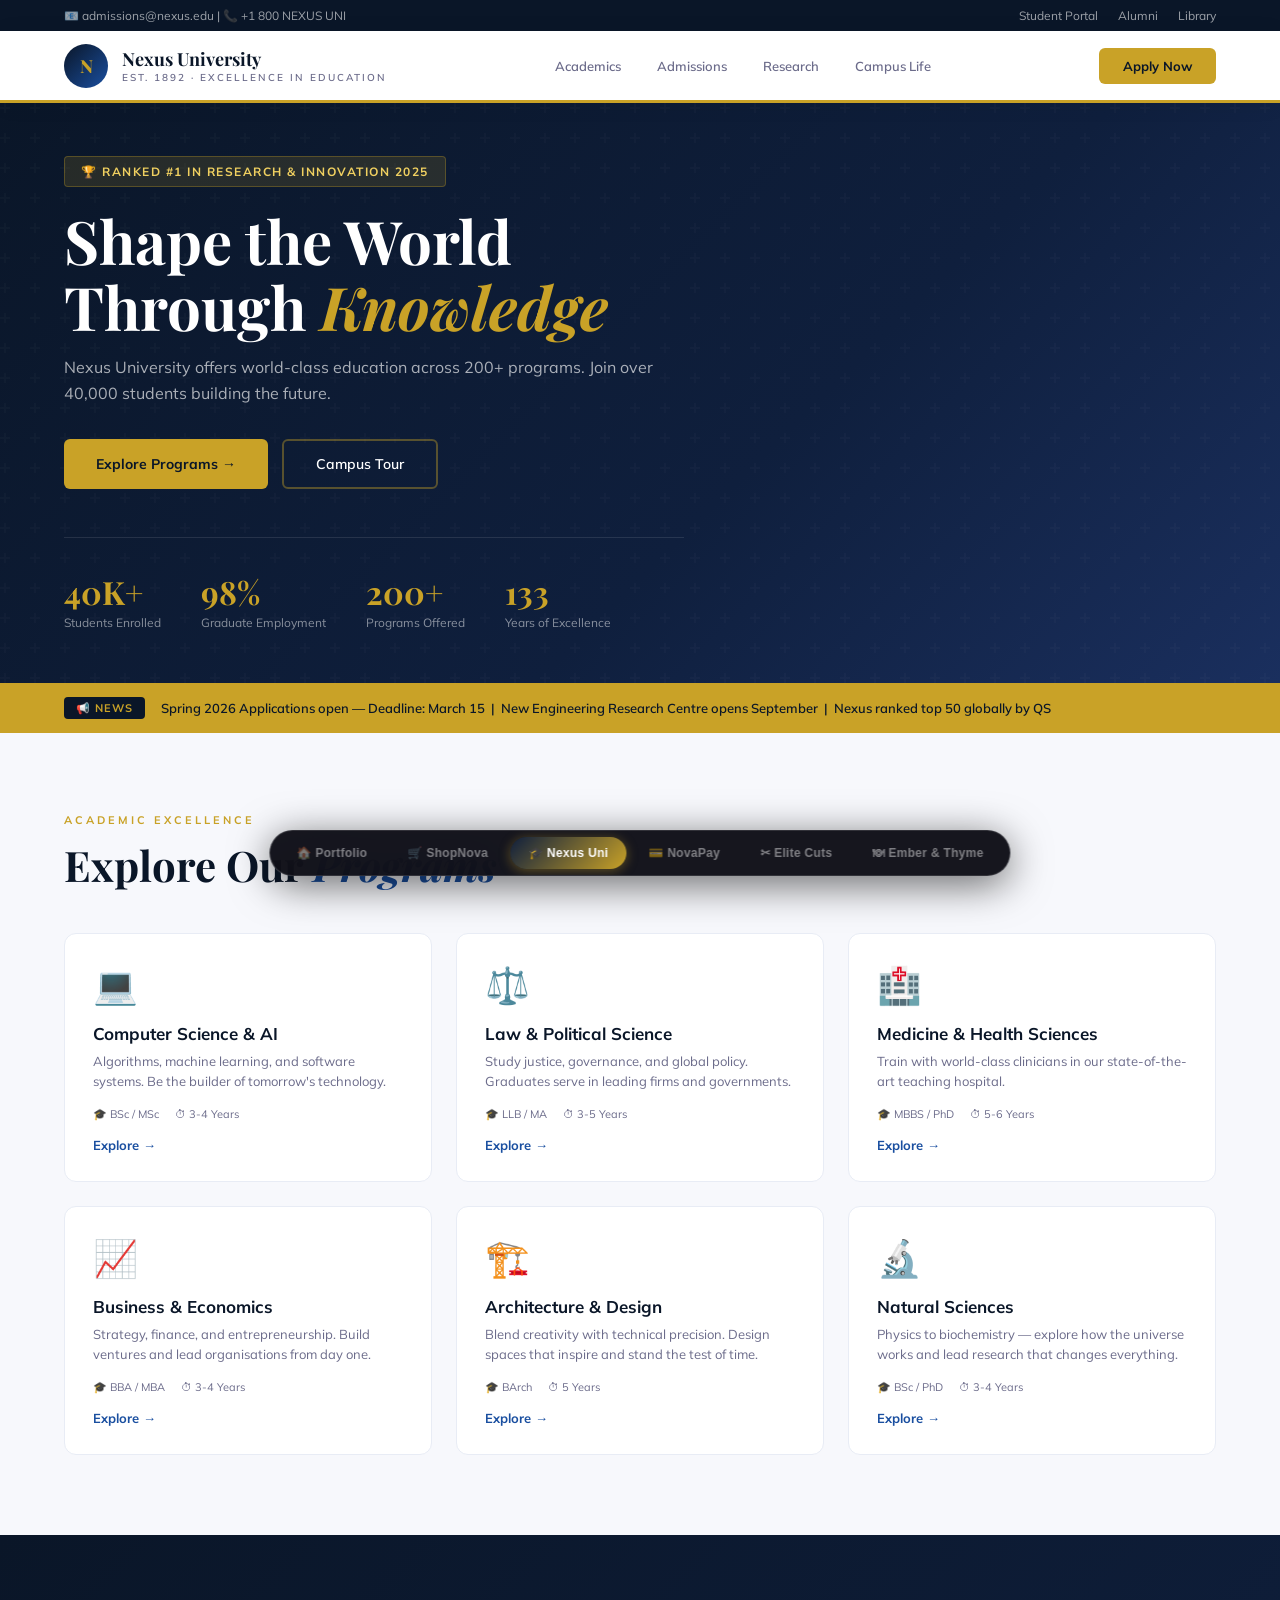
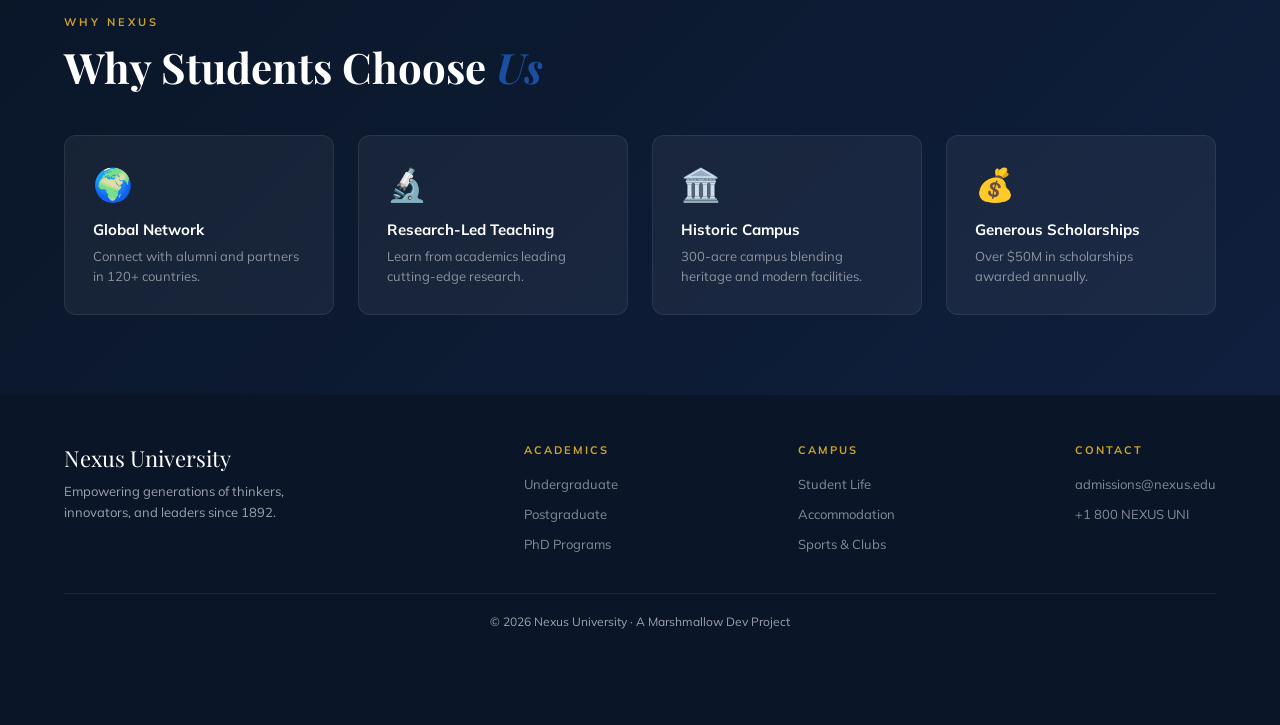
<file: portfolio/university.html>
<!DOCTYPE html>
<html lang="en">
<head>
<meta charset="UTF-8" />
<meta name="viewport" content="width=device-width, initial-scale=1.0" />
<title>Nexus University — Demo | Marshmallow Portfolio</title>
<meta name="description" content="Nexus University — a demo university website with programs, admissions, and campus life sections. A demo project by Marshmallow." />
<link rel="preconnect" href="https://fonts.googleapis.com">
<link rel="preconnect" href="https://fonts.gstatic.com" crossorigin>
<link href="https://fonts.googleapis.com/css2?family=Playfair+Display:ital,wght@0,700;0,800;1,400;1,600&family=Mulish:wght@300;400;500;600;700&display=swap" rel="stylesheet">
<link rel="stylesheet" href="css/shared.css">
<link rel="stylesheet" href="css/university.css">
<script defer src="js/shared.js"></script>
<script defer src="js/university.js"></script>
</head>
<body id="page-university">
<a class="skip-link" href="#uni-main">Skip to content</a>

<div class="topbar"><span>📧 admissions@nexus.edu | 📞 +1 800 NEXUS UNI</span><div class="topbar-links"><a href="#">Student Portal</a><a href="#">Alumni</a><a href="#">Library</a></div></div>
<nav class="uni-nav site-header">
  <div class="nav-brand"><div class="nav-crest">N</div><div class="nav-name">Nexus University<span>Est. 1892 · Excellence in Education</span></div></div>
  <ul class="uni-nav-links"><li><a href="#uni-academics">Academics</a></li><li><a href="#uni-admissions">Admissions</a></li><li><a href="#uni-academics">Research</a></li><li><a href="#uni-campus-life">Campus Life</a></li></ul>
  <div style="display:flex;align-items:center;gap:10px;">
    <a href="#" class="apply-btn">Apply Now</a>
    <button class="uni-hamburger" id="uni-hamburger" aria-label="Open menu" aria-expanded="false" aria-controls="uni-mobile-nav"><span></span><span></span><span></span></button>
  </div>
</nav>
<div class="uni-mobile-nav" id="uni-mobile-nav">
  <button class="uni-mobile-nav-close" id="uni-nav-close" aria-label="Close menu">✕</button>
  <a href="#uni-academics">Academics</a>
  <a href="#uni-admissions">Admissions</a>
  <a href="#uni-academics">Research</a>
  <a href="#uni-campus-life">Campus Life</a>
  <a href="#" style="background:#c9a227;color:#0a1628;padding:12px 28px;border-radius:6px;font-size:14px;font-weight:700;">Apply Now</a>
</div>

<main id="uni-main">
  <section class="uni-hero" id="uni-home">
    <div class="uni-hero-content">
      <div class="hero-badge">🏆 Ranked #1 in Research & Innovation 2025</div>
      <h1>Shape the World<br/>Through <em>Knowledge</em></h1>
      <p>Nexus University offers world-class education across 200+ programs. Join over 40,000 students building the future.</p>
      <div class="uni-hero-actions"><button class="btn-gold" type="button">Explore Programs →</button><button class="btn-outline-gold" type="button">Campus Tour</button></div>
      <div class="hero-stats">
        <div><div class="h-stat-num">40K+</div><div class="h-stat-label">Students Enrolled</div></div>
        <div><div class="h-stat-num">98%</div><div class="h-stat-label">Graduate Employment</div></div>
        <div><div class="h-stat-num">200+</div><div class="h-stat-label">Programs Offered</div></div>
        <div><div class="h-stat-num">133</div><div class="h-stat-label">Years of Excellence</div></div>
      </div>
    </div>
  </section>
  <div class="announcements" id="uni-admissions"><span class="ann-label">📢 NEWS</span><p class="ann-ticker">Spring 2026 Applications open — Deadline: March 15 &nbsp;|&nbsp; New Engineering Research Centre opens September &nbsp;|&nbsp; Nexus ranked top 50 globally by QS</p></div>
  <section class="uni-programs" id="uni-academics">
    <div class="uni-section-label">Academic Excellence</div>
    <div class="uni-section-title">Explore Our <em>Programs</em></div>
    <div class="prog-grid">
      <div class="prog-card"><div class="prog-icon">💻</div><h3>Computer Science & AI</h3><p>Algorithms, machine learning, and software systems. Be the builder of tomorrow's technology.</p><div class="prog-meta"><span>🎓 BSc / MSc</span><span>⏱ 3-4 Years</span></div><div class="prog-link">Explore →</div></div>
      <div class="prog-card"><div class="prog-icon">⚖️</div><h3>Law & Political Science</h3><p>Study justice, governance, and global policy. Graduates serve in leading firms and governments.</p><div class="prog-meta"><span>🎓 LLB / MA</span><span>⏱ 3-5 Years</span></div><div class="prog-link">Explore →</div></div>
      <div class="prog-card"><div class="prog-icon">🏥</div><h3>Medicine & Health Sciences</h3><p>Train with world-class clinicians in our state-of-the-art teaching hospital.</p><div class="prog-meta"><span>🎓 MBBS / PhD</span><span>⏱ 5-6 Years</span></div><div class="prog-link">Explore →</div></div>
      <div class="prog-card"><div class="prog-icon">📈</div><h3>Business & Economics</h3><p>Strategy, finance, and entrepreneurship. Build ventures and lead organisations from day one.</p><div class="prog-meta"><span>🎓 BBA / MBA</span><span>⏱ 3-4 Years</span></div><div class="prog-link">Explore →</div></div>
      <div class="prog-card"><div class="prog-icon">🏗️</div><h3>Architecture & Design</h3><p>Blend creativity with technical precision. Design spaces that inspire and stand the test of time.</p><div class="prog-meta"><span>🎓 BArch</span><span>⏱ 5 Years</span></div><div class="prog-link">Explore →</div></div>
      <div class="prog-card"><div class="prog-icon">🔬</div><h3>Natural Sciences</h3><p>Physics to biochemistry — explore how the universe works and lead research that changes everything.</p><div class="prog-meta"><span>🎓 BSc / PhD</span><span>⏱ 3-4 Years</span></div><div class="prog-link">Explore →</div></div>
    </div>
  </section>
  <section class="why-us" id="uni-campus-life">
    <div class="uni-section-label">Why Nexus</div>
    <div class="uni-section-title">Why Students Choose <em>Us</em></div>
    <div class="why-grid">
      <div class="why-card"><div class="why-icon">🌍</div><h4>Global Network</h4><p>Connect with alumni and partners in 120+ countries.</p></div>
      <div class="why-card"><div class="why-icon">🔬</div><h4>Research-Led Teaching</h4><p>Learn from academics leading cutting-edge research.</p></div>
      <div class="why-card"><div class="why-icon">🏛️</div><h4>Historic Campus</h4><p>300-acre campus blending heritage and modern facilities.</p></div>
      <div class="why-card"><div class="why-icon">💰</div><h4>Generous Scholarships</h4><p>Over $50M in scholarships awarded annually.</p></div>
    </div>
  </section>
</main>

<footer class="uni-footer">
  <div class="uni-footer-top">
    <div class="uni-footer-brand"><div class="uni-footer-brand-name">Nexus University</div><p>Empowering generations of thinkers, innovators, and leaders since 1892.</p></div>
    <div class="uni-footer-col"><h5>Academics</h5><ul><li><a href="#">Undergraduate</a></li><li><a href="#">Postgraduate</a></li><li><a href="#">PhD Programs</a></li></ul></div>
    <div class="uni-footer-col"><h5>Campus</h5><ul><li><a href="#">Student Life</a></li><li><a href="#">Accommodation</a></li><li><a href="#">Sports & Clubs</a></li></ul></div>
    <div class="uni-footer-col"><h5>Contact</h5><ul><li><a href="#">admissions@nexus.edu</a></li><li><a href="#">+1 800 NEXUS UNI</a></li></ul></div>
  </div>
  <div class="uni-footer-bottom">© 2026 Nexus University · A Marshmallow Dev Project</div>
</footer>

<nav id="switcher" aria-label="Project switcher">
  <a class="sw-btn" href="index.html">🏠 Portfolio</a>
  <a class="sw-btn ec" href="ecommerce.html">🛒 ShopNova</a>
  <a class="sw-btn uni active" href="university.html">🎓 Nexus Uni</a>
  <a class="sw-btn bnk" href="bank.html">💳 NovaPay</a>
  <a class="sw-btn bar" href="barbershop.html">✂ Elite Cuts</a>
  <a class="sw-btn rst" href="restaurant.html">🍽 Ember & Thyme</a>
</nav>

</body>
</html>
</file>
<file: portfolio/css/shared.css>
/* =============================================
   SHARED / GLOBAL STYLES
   Used on every page — reset + the floating
   "project switcher" navigation bar.
============================================= */
*, *::before, *::after { margin: 0; padding: 0; box-sizing: border-box; }

html { scroll-behavior: smooth; }

body {
  -webkit-font-smoothing: antialiased;
}

/* ---- Skip link (accessibility) ---- */
.skip-link {
  position: absolute;
  left: -9999px;
  top: 0;
  background: #7c5cfc;
  color: #fff;
  padding: 12px 20px;
  z-index: 100000;
  border-radius: 0 0 8px 0;
}
.skip-link:focus { left: 0; }

/* ---- Project switcher bar ---- */
#switcher {
  position: fixed;
  bottom: 24px;
  left: 50%;
  transform: translateX(-50%);
  z-index: 99999;
  max-width: calc(100vw - 16px);
  overflow-x: auto;
  -webkit-overflow-scrolling: touch;
  scrollbar-width: none;
  background: rgba(10,10,18,0.95);
  backdrop-filter: blur(20px);
  border: 1px solid rgba(255,255,255,0.12);
  border-radius: 60px;
  padding: 6px 8px;
  display: flex;
  gap: 4px;
  justify-content: flex-start;
  box-shadow: 0 8px 40px rgba(0,0,0,0.6), 0 0 0 1px rgba(255,255,255,0.04);
}
#switcher::-webkit-scrollbar { display: none; }

#switcher .sw-btn {
  padding: 9px 18px;
  border-radius: 50px;
  border: none;
  background: transparent;
  color: rgba(255,255,255,0.45);
  font-family: 'DM Sans', sans-serif;
  font-size: 12px;
  font-weight: 600;
  letter-spacing: 0.3px;
  cursor: pointer;
  text-decoration: none;
  display: inline-flex;
  align-items: center;
  transition: all 0.25s ease;
  white-space: nowrap;
}
#switcher .sw-btn:hover { color: rgba(255,255,255,0.8); background: rgba(255,255,255,0.06); }
#switcher .sw-btn:visited { color: rgba(255,255,255,0.45); }
#switcher .sw-btn:visited:hover { color: rgba(255,255,255,0.8); }
#switcher .sw-btn:focus-visible { outline: 2px solid #fff; outline-offset: 2px; }
#switcher .sw-btn.active {
  background: linear-gradient(135deg, #7c5cfc, #c471ed);
  color: #fff;
  box-shadow: 0 2px 12px rgba(124,92,252,0.5);
}
#switcher .sw-btn.active.ec  { background: linear-gradient(135deg,#6c3fff,#ff3fa4); box-shadow:0 2px 12px rgba(108,63,255,0.5); }
#switcher .sw-btn.active.uni { background: linear-gradient(135deg,#0f1f3d,#c9a227); box-shadow:0 2px 12px rgba(201,162,39,0.4); }
#switcher .sw-btn.active.bnk { background: linear-gradient(135deg,#0070f3,#00d4ff); box-shadow:0 2px 12px rgba(0,112,243,0.5); }
#switcher .sw-btn.active.bar { background: linear-gradient(135deg,#1a1200,#c9a227); box-shadow:0 2px 12px rgba(201,162,39,0.4); }
#switcher .sw-btn.active.rst { background: linear-gradient(135deg,#e8651a,#f59c3a); box-shadow:0 2px 12px rgba(232,101,26,0.5); }

@media (max-width: 600px) {
  #switcher {
    bottom: 10px; left: 8px; right: 8px;
    transform: none; border-radius: 14px;
    padding: 4px 5px; gap: 2px;
    justify-content: flex-start;
  }
  #switcher .sw-btn { padding: 7px 11px; font-size: 10.5px; }
}
</file>
<file: portfolio/css/portfolio.css>
/* =============================================
   PORTFOLIO — Personal Site
============================================= */
#page-portfolio {
  --bg:#0a0a0f; --bg2:#111118; --surface:#16161f; --surface2:#1c1c28;
  --accent:#7c5cfc; --accent2:#c471ed; --green:#00e5a0;
  --text:#e8e8f0; --text-muted:#888899; --border:rgba(255,255,255,0.07);
  --font-display:'Syne',sans-serif; --font-body:'DM Sans',sans-serif;
  background: var(--bg); color: var(--text); font-family: var(--font-body);
}
#page-portfolio a { color:inherit; text-decoration:none; }
#page-portfolio img { max-width:100%; display:block; }

/* NAV */
#page-portfolio .nav {
  position:fixed; top:0; left:0; right:0; z-index:1000;
  display:flex; align-items:center; justify-content:space-between;
  padding:20px 48px; transition:all 0.35s ease;
}
#page-portfolio .nav.scrolled {
  background:rgba(10,10,15,0.92); backdrop-filter:blur(20px);
  border-bottom:1px solid var(--border); padding:14px 48px;
}
#page-portfolio .nav-logo { font-family:var(--font-display); font-size:28px; font-weight:800; }
#page-portfolio #pf-home,#page-portfolio #pf-about,#page-portfolio #pf-skills,#page-portfolio #pf-portfolio,#page-portfolio #pf-all-projects,#page-portfolio #pf-contact{scroll-margin-top:88px;}
#page-portfolio .nav-logo span { color:var(--accent); }
#page-portfolio .nav-links { display:flex; gap:32px; list-style:none; }
#page-portfolio .nav-links a {
  font-size:14px; font-weight:500; color:var(--text-muted);
  transition:color 0.3s; position:relative;
}
#page-portfolio .nav-links a::after {
  content:''; position:absolute; bottom:-4px; left:0;
  width:0; height:2px; background:var(--accent); transition:width 0.3s;
}
#page-portfolio .nav-links a:hover { color:var(--text); }
#page-portfolio .nav-links a:hover::after { width:100%; }

/* HERO */
#page-portfolio .hero {
  position:relative; min-height:100vh; display:flex; align-items:center;
  padding:100px 48px 60px; overflow:hidden;
}
#page-portfolio .hero-bg { position:absolute; inset:0; pointer-events:none; }
#page-portfolio .blob {
  position:absolute; border-radius:50%; filter:blur(100px); opacity:0.2;
}
#page-portfolio .blob-1 {
  width:600px; height:600px; background:var(--accent);
  top:-100px; right:-100px; animation:blobFloat 8s ease-in-out infinite;
}
#page-portfolio .blob-2 {
  width:400px; height:400px; background:var(--accent2);
  bottom:-100px; left:-100px; animation:blobFloat 10s ease-in-out infinite reverse;
}
#page-portfolio .grid-overlay {
  position:absolute; inset:0;
  background-image:linear-gradient(rgba(255,255,255,0.015) 1px,transparent 1px),
                   linear-gradient(90deg,rgba(255,255,255,0.015) 1px,transparent 1px);
  background-size:60px 60px;
}
@keyframes blobFloat { 0%,100%{transform:translate(0,0) scale(1)} 50%{transform:translate(30px,-30px) scale(1.05)} }

#page-portfolio .hero-content {
  position:relative; max-width:1200px; margin:0 auto; width:100%;
  display:flex; align-items:center; justify-content:space-between; gap:60px;
}
#page-portfolio .hero-text { flex:1; }
#page-portfolio .hero-tag {
  display:inline-flex; align-items:center; gap:8px;
  background:rgba(0,229,160,0.1); border:1px solid rgba(0,229,160,0.2);
  color:var(--green); padding:6px 16px; border-radius:50px;
  font-size:13px; font-weight:500; margin-bottom:24px;
  animation:fadeInUp 0.6s 0.1s both;
}
#page-portfolio .hero-heading {
  font-family:var(--font-display); font-size:clamp(42px,6vw,72px);
  font-weight:800; line-height:1.05; margin-bottom:16px;
  animation:fadeInUp 0.6s 0.2s both;
}
#page-portfolio .hero-name {
  background:linear-gradient(135deg,var(--accent),var(--accent2));
  -webkit-background-clip:text; -webkit-text-fill-color:transparent; background-clip:text;
}
#page-portfolio .hero-sub {
  font-size:20px; font-weight:500; color:var(--text-muted);
  margin-bottom:16px; animation:fadeInUp 0.6s 0.3s both;
}
#page-portfolio .typed-text { color:var(--accent); }
#page-portfolio .cursor { color:var(--accent); animation:blink 1s infinite; }
@keyframes blink { 0%,100%{opacity:1} 50%{opacity:0} }
#page-portfolio .hero-desc {
  font-size:16px; color:var(--text-muted); max-width:480px;
  margin-bottom:36px; animation:fadeInUp 0.6s 0.4s both;
}
#page-portfolio .hero-btns {
  display:flex; gap:16px; flex-wrap:wrap; margin-bottom:40px;
  animation:fadeInUp 0.6s 0.5s both;
}
#page-portfolio .hero-socials { display:flex; gap:16px; animation:fadeInUp 0.6s 0.6s both; }
#page-portfolio .hero-socials a {
  width:40px; height:40px; display:flex; align-items:center; justify-content:center;
  background:var(--surface); border:1px solid var(--border); border-radius:10px;
  color:var(--text-muted); transition:all 0.3s;
}
#page-portfolio .hero-socials a svg { width:18px; height:18px; }
#page-portfolio .hero-socials a:hover {
  background:rgba(124,92,252,0.15); border-color:var(--accent); color:var(--accent); transform:translateY(-3px);
}
#page-portfolio .hero-image-wrap { position:relative; flex-shrink:0; animation:fadeInRight 0.8s 0.3s both; }
#page-portfolio .hero-img-glow {
  position:absolute; inset:-30px;
  background:radial-gradient(ellipse at center,rgba(124,92,252,0.3),transparent 70%); border-radius:50%;
}
#page-portfolio .hero-img-border {
  position:relative; width:340px; height:400px;
  border-radius:40px 40px 40px 100px; overflow:hidden;
  border:2px solid rgba(124,92,252,0.3); background:var(--surface);
}
#page-portfolio .hero-img {
  width:100%; height:100%; object-fit:cover; object-position:top center;
  transition:all 0.3s;
}
#page-portfolio .hero-img-border:hover .hero-img { transform:scale(1.03); }
#page-portfolio .hero-badge {
  position:absolute; bottom:-16px; left:50%; transform:translateX(-50%);
  background:var(--surface2); border:1px solid var(--border);
  padding:10px 20px; border-radius:50px; font-size:13px; font-weight:500;
  display:flex; align-items:center; gap:8px; white-space:nowrap; backdrop-filter:blur(10px);
}
#page-portfolio .badge-dot {
  width:8px; height:8px; border-radius:50%; background:var(--green);
  box-shadow:0 0 10px var(--green); animation:badgePulse 2s infinite;
}
@keyframes badgePulse { 0%,100%{opacity:1;transform:scale(1)} 50%{opacity:.7;transform:scale(1.3)} }

/* BUTTONS */
#page-portfolio .btn {
  display:inline-flex; align-items:center; gap:8px; padding:14px 28px;
  border-radius:50px; font-family:var(--font-body); font-size:14px;
  font-weight:500; cursor:pointer; border:none; transition:all 0.3s;
}
#page-portfolio .btn-primary {
  background:linear-gradient(135deg,var(--accent),var(--accent2)); color:#fff;
  box-shadow:0 4px 24px rgba(124,92,252,0.35);
}
#page-portfolio .btn-primary:hover { transform:translateY(-2px); box-shadow:0 8px 32px rgba(124,92,252,0.5); }
#page-portfolio .btn-outline {
  background:transparent; color:var(--text); border:1.5px solid var(--border);
}
#page-portfolio .btn-outline:hover { border-color:var(--accent); color:var(--accent); }
#page-portfolio .full-width { width:100%; justify-content:center; }

/* SECTION HELPERS */
#page-portfolio .section-label {
  font-size:12px; font-weight:600; letter-spacing:3px; text-transform:uppercase;
  color:var(--accent); margin-bottom:12px;
}
#page-portfolio .section-title {
  font-family:var(--font-display); font-size:clamp(32px,5vw,52px);
  font-weight:800; line-height:1.1; color:var(--text); margin-bottom:20px;
}
#page-portfolio .section-title em {
  font-style:normal;
  background:linear-gradient(135deg,var(--accent),var(--accent2));
  -webkit-background-clip:text; -webkit-text-fill-color:transparent; background-clip:text;
}

/* ABOUT */
#page-portfolio .about { padding:120px 0; background:var(--bg2); }
#page-portfolio .container { max-width:1200px; margin:0 auto; padding:0 48px; }
#page-portfolio .about-grid { display:grid; grid-template-columns:1fr 1fr; gap:80px; align-items:center; }
#page-portfolio .about-left p { color:var(--text-muted); margin-bottom:16px; font-size:15px; }
#page-portfolio .about-left .btn { margin-top:16px; }
#page-portfolio .about-stats { display:grid; grid-template-columns:1fr 1fr; gap:20px; }
#page-portfolio .stat-card {
  background:var(--surface); border:1px solid var(--border); border-radius:16px;
  padding:32px 24px; display:flex; flex-direction:column; gap:6px;
  transition:all 0.3s; position:relative; overflow:hidden;
}
#page-portfolio .stat-card:hover { transform:translateY(-4px); border-color:rgba(124,92,252,0.3); }
#page-portfolio .stat-num {
  font-family:var(--font-display); font-size:40px; font-weight:800;
  background:linear-gradient(135deg,var(--accent),var(--accent2));
  -webkit-background-clip:text; -webkit-text-fill-color:transparent; background-clip:text;
}
#page-portfolio .stat-label { font-size:13px; color:var(--text-muted); }

/* SKILLS */
#page-portfolio .skills-section { padding:120px 0; }
#page-portfolio .skills-grid { display:grid; grid-template-columns:1fr 1fr; gap:24px 60px; margin-bottom:48px; }
#page-portfolio .skill-header { display:flex; justify-content:space-between; font-size:14px; font-weight:500; margin-bottom:8px; }
#page-portfolio .skill-pct { color:var(--accent); }
#page-portfolio .skill-bar { height:6px; background:var(--surface2); border-radius:3px; overflow:hidden; }
#page-portfolio .skill-fill {
  height:100%; background:linear-gradient(to right,var(--accent),var(--accent2));
  border-radius:3px; transition:width 1.2s cubic-bezier(0.4,0,0.2,1);
}
#page-portfolio .tech-tags { display:flex; flex-wrap:wrap; gap:10px; }
#page-portfolio .tech-tags span {
  padding:8px 18px; background:var(--surface); border:1px solid var(--border);
  border-radius:50px; font-size:13px; color:var(--text-muted); transition:all 0.3s;
}
#page-portfolio .tech-tags span:hover { border-color:var(--accent); color:var(--accent); }

/* PORTFOLIO GRID */
#page-portfolio .portfolio-section { padding:120px 0; background:var(--bg2); }
#page-portfolio .section-desc { color:var(--text-muted); max-width:560px; margin-bottom:48px; }
#page-portfolio .portfolio-grid { display:grid; grid-template-columns:repeat(3,1fr); gap:28px; }
#page-portfolio .port-card {
  display:block; text-decoration:none; color:inherit;
  cursor:pointer; border-radius:16px; background:var(--surface);
  border:1px solid var(--border); overflow:hidden; transition:all 0.35s;
}
#page-portfolio .port-card:hover {
  transform:translateY(-8px); border-color:rgba(124,92,252,0.4);
  box-shadow:0 20px 60px rgba(0,0,0,0.4),0 0 0 1px rgba(124,92,252,0.15);
}
#page-portfolio .port-preview { height:200px; position:relative; overflow:hidden; }
#page-portfolio .port-preview-img { height:200px; position:relative; overflow:hidden; background:var(--surface2); }
#page-portfolio .port-preview-img img { width:100%; height:100%; object-fit:cover; display:block; transition:transform 0.4s ease; }
#page-portfolio .port-card:hover .port-preview-img img { transform:scale(1.05); }
#page-portfolio .preview-mockup { padding:12px; height:100%; display:flex; flex-direction:column; gap:8px; }
#page-portfolio .mock-nav {
  display:flex; gap:4px; align-items:center;
  background:rgba(255,255,255,0.05); padding:6px 10px; border-radius:6px;
}
#page-portfolio .mock-nav span { width:6px; height:6px; border-radius:50%; background:rgba(255,255,255,0.2); }
#page-portfolio .mock-nav.dark span { background:rgba(255,255,255,0.15); }
#page-portfolio .mock-nav.bank-nav span { background:rgba(0,180,255,0.4); }
#page-portfolio .mock-nav.gold-nav span { background:rgba(212,175,55,0.5); }
#page-portfolio .mock-nav.resto-nav span { background:rgba(231,76,60,0.45); }
#page-portfolio .mock-hero { flex:1; border-radius:8px; padding:12px; display:flex; align-items:center; gap:12px; position:relative; }
#page-portfolio .mock-lines { display:flex; flex-direction:column; gap:6px; }
#page-portfolio .ml { height:6px; border-radius:3px; background:rgba(255,255,255,0.15); }
#page-portfolio .ml.wide{width:120px;} #page-portfolio .ml.medium{width:80px;}
#page-portfolio .ml.short{width:50px;height:20px;border-radius:20px;}
#page-portfolio .ml.light{background:rgba(255,255,255,0.3);}
#page-portfolio .btn-like{background:linear-gradient(to right,var(--accent),var(--accent2));}
#page-portfolio .btn-like.gold{background:linear-gradient(to right,#d4af37,#f5cc5c);}
#page-portfolio .btn-like.red{background:linear-gradient(to right,#e74c3c,#c0392b);}
#page-portfolio .mock-badge{position:absolute;top:10px;right:10px;background:#ff4757;color:#fff;font-size:8px;font-weight:700;padding:3px 7px;border-radius:4px;}
#page-portfolio .mock-cards{display:flex;gap:6px;}
#page-portfolio .mock-card{flex:1;height:36px;border-radius:6px;background:rgba(255,255,255,0.07);}
#page-portfolio .dark-card{background:rgba(255,255,255,0.05);}
#page-portfolio .gold-card{background:rgba(212,175,55,0.15);}
#page-portfolio .resto-card{background:rgba(231,76,60,0.12);}
#page-portfolio .ecom-preview{background:linear-gradient(135deg,#1a0533,#0d1f3c);}
#page-portfolio .ecom-hero{background:linear-gradient(135deg,rgba(124,92,252,0.2),rgba(196,113,237,0.1));}
#page-portfolio .uni-preview{background:linear-gradient(135deg,#0a0a1a,#0f1a2e);}
#page-portfolio .uni-hero{background:linear-gradient(135deg,rgba(15,30,80,0.6),rgba(5,10,30,0.4));}
#page-portfolio .bank-preview{background:linear-gradient(135deg,#021020,#041c38);}
#page-portfolio .bank-hero{background:linear-gradient(135deg,rgba(0,80,180,0.3),rgba(0,40,100,0.2));padding:10px;justify-content:center;}
#page-portfolio .mock-card-visual{width:110px;height:70px;background:linear-gradient(135deg,#1a3a6e,#2a5298);border-radius:8px;padding:10px;display:flex;flex-direction:column;justify-content:space-between;}
#page-portfolio .card-chip{width:16px;height:12px;background:#d4af37;border-radius:2px;}
#page-portfolio .card-num{font-size:7px;color:rgba(255,255,255,0.7);letter-spacing:1px;}
#page-portfolio .mock-stats{display:flex;gap:6px;align-items:flex-end;padding:0 4px;}
#page-portfolio .stat-bar{flex:1;border-radius:3px 3px 0 0;background:rgba(0,120,255,0.3);}
#page-portfolio .stat-bar:nth-child(1){height:24px;}#page-portfolio .stat-bar:nth-child(2){height:36px;background:rgba(0,180,255,0.4);}#page-portfolio .stat-bar:nth-child(3){height:18px;}
#page-portfolio .barber-preview{background:linear-gradient(135deg,#0d0d0d,#1a1200);}
#page-portfolio .barber-hero{background:linear-gradient(135deg,rgba(40,30,0,0.5),rgba(20,15,0,0.3));}
#page-portfolio .barber-pole{width:14px;height:60px;background:#111;border-radius:10px;overflow:hidden;flex-shrink:0;display:flex;flex-direction:column;}
#page-portfolio .pole-stripe:nth-child(1){flex:1;background:#d42b2b;}#page-portfolio .pole-stripe:nth-child(2){flex:1;background:#fff;}#page-portfolio .pole-stripe:nth-child(3){flex:1;background:#1c3de0;}
#page-portfolio .resto-preview{background:linear-gradient(135deg,#1a0500,#2a0a00);}
#page-portfolio .resto-hero{background:linear-gradient(135deg,rgba(80,20,0,0.5),rgba(40,10,0,0.3));}
#page-portfolio .food-dots{display:flex;gap:4px;flex-direction:column;}
#page-portfolio .fd{width:10px;height:10px;border-radius:50%;background:rgba(231,76,60,0.5);}
#page-portfolio .port-preview::after{content:'';position:absolute;inset:0;opacity:0;transition:all 0.3s;}
#page-portfolio .port-preview-img::after{content:'';position:absolute;inset:0;opacity:0;transition:all 0.3s;background:rgba(0,0,0,0.12);}
#page-portfolio .port-card:hover .port-preview-img::after{opacity:1;}
#page-portfolio .ecom-preview::after{background:rgba(124,92,252,0.15);}
#page-portfolio .uni-preview::after{background:rgba(30,100,200,0.15);}
#page-portfolio .bank-preview::after{background:rgba(0,100,255,0.1);}
#page-portfolio .barber-preview::after{background:rgba(212,175,55,0.1);}
#page-portfolio .resto-preview::after{background:rgba(231,76,60,0.12);}
#page-portfolio .port-card:hover .port-preview::after{opacity:1;}
#page-portfolio .port-info{padding:24px;}
#page-portfolio .port-cat{font-size:11px;letter-spacing:2px;text-transform:uppercase;color:var(--accent);font-weight:600;margin-bottom:8px;}
#page-portfolio .port-info h3{font-family:var(--font-display);font-size:18px;font-weight:700;margin-bottom:8px;}
#page-portfolio .port-info p{font-size:13px;color:var(--text-muted);line-height:1.5;margin-bottom:14px;}
#page-portfolio .port-tags{display:flex;gap:6px;flex-wrap:wrap;margin-bottom:16px;}
#page-portfolio .port-tags span{font-size:11px;padding:3px 10px;border-radius:20px;background:rgba(124,92,252,0.1);border:1px solid rgba(124,92,252,0.2);color:var(--accent);}
#page-portfolio .port-view-btn{font-size:13px;font-weight:600;color:var(--accent);transition:all 0.3s;}
#page-portfolio .port-card:hover .port-view-btn{letter-spacing:1px;}

#page-portfolio .see-more-wrap{ text-align:center; margin-top:48px; }

/* ALL PROJECTS (placeholder for future work) */
#page-portfolio .more-projects-section{ padding:80px 0; }
#page-portfolio .more-projects-placeholder{
  border:1.5px dashed var(--border); border-radius:16px;
  padding:56px 32px; text-align:center; color:var(--text-muted);
}
#page-portfolio .mpp-icon{ font-size:36px; display:block; margin-bottom:16px; }
#page-portfolio .more-projects-placeholder p{ font-size:15px; }
#page-portfolio .more-projects-placeholder a{ color:var(--accent); font-weight:600; }

/* CONTACT */
#page-portfolio .contact-section{padding:120px 0;}
#page-portfolio .contact-grid{display:grid;grid-template-columns:1fr 1.4fr;gap:80px;align-items:start;}
#page-portfolio .contact-info>p{color:var(--text-muted);margin-bottom:36px;font-size:15px;}
#page-portfolio .contact-items{display:flex;flex-direction:column;gap:20px;}
#page-portfolio .contact-item{display:flex;gap:16px;align-items:flex-start;}
#page-portfolio .ci-icon{width:44px;height:44px;background:var(--surface);border:1px solid var(--border);border-radius:12px;display:flex;align-items:center;justify-content:center;font-size:18px;flex-shrink:0;}
#page-portfolio .ci-label{display:block;font-size:11px;text-transform:uppercase;letter-spacing:1px;color:var(--text-muted);margin-bottom:2px;}
#page-portfolio .contact-item a,#page-portfolio .contact-item span{font-size:14px;color:var(--text);}
#page-portfolio .contact-form{display:flex;flex-direction:column;gap:16px;}
#page-portfolio .form-row{display:grid;grid-template-columns:1fr 1fr;gap:16px;}
#page-portfolio .form-group{display:flex;flex-direction:column;gap:8px;}
#page-portfolio .form-group label{font-size:13px;font-weight:500;color:var(--text-muted);}
#page-portfolio .form-group input,#page-portfolio .form-group textarea{background:var(--surface);border:1.5px solid var(--border);border-radius:12px;padding:14px 18px;font-family:var(--font-body);font-size:14px;color:var(--text);outline:none;transition:all 0.3s;resize:none;}
#page-portfolio .form-group input::placeholder,#page-portfolio .form-group textarea::placeholder{color:var(--text-muted);}
#page-portfolio .form-group input:focus,#page-portfolio .form-group textarea:focus{border-color:var(--accent);}
#page-portfolio .form-success{display:none;background:rgba(0,229,160,0.1);border:1px solid rgba(0,229,160,0.2);color:var(--green);padding:14px 20px;border-radius:12px;font-size:14px;text-align:center;}
#page-portfolio .form-success.show{display:block;}

/* FOOTER */
#page-portfolio .footer{padding:32px 0 100px;border-top:1px solid var(--border);}
#page-portfolio .footer-inner{display:flex;align-items:center;justify-content:space-between;flex-wrap:wrap;gap:16px;}
#page-portfolio .footer-logo{font-family:var(--font-display);font-size:24px;font-weight:800;}
#page-portfolio .footer-logo span{color:var(--accent);}
#page-portfolio .footer p{font-size:13px;color:var(--text-muted);}
#page-portfolio .footer-links{display:flex;gap:24px;}
#page-portfolio .footer-links a{font-size:13px;color:var(--text-muted);transition:color 0.3s;}
#page-portfolio .footer-links a:hover{color:var(--text);}

@keyframes fadeInUp{from{opacity:0;transform:translateY(30px)}to{opacity:1;transform:translateY(0)}}
@keyframes fadeInRight{from{opacity:0;transform:translateX(40px)}to{opacity:1;transform:translateX(0)}}

/* ==============================================


/* ============================================
   PORTFOLIO NAV hamburger
============================================ */
#page-portfolio .nav-hamburger{
  display:none; flex-direction:column; gap:5px;
  background:none; border:none; cursor:pointer; padding:4px;
}
#page-portfolio .nav-hamburger span{
  display:block; width:22px; height:2px;
  background:var(--text); border-radius:2px; transition:all .3s;
}
#page-portfolio .mobile-nav-overlay{
  display:none; position:fixed; inset:0;
  background:var(--bg); z-index:9998;
  flex-direction:column; align-items:center; justify-content:center; gap:28px;
}
#page-portfolio .mobile-nav-overlay.open{ display:flex; }
#page-portfolio .mobile-nav-overlay a{
  font-family:var(--font-display); font-size:26px; font-weight:700;
  color:var(--text); transition:color .2s;
}
#page-portfolio .mobile-nav-overlay a:hover{ color:var(--accent); }
#page-portfolio .mobile-nav-close{
  position:absolute; top:20px; right:20px;
  background:none; border:none; color:var(--text); font-size:28px; cursor:pointer;
}

/* ============================================
   PAGE 1 — PORTFOLIO
============================================ */
/* Tablet */
@media(max-width:1024px){
  #page-portfolio .hero{ padding:100px 32px 80px; }
  #page-portfolio .hero-img-border{ width:280px; height:320px; }
  #page-portfolio .container{ padding:0 32px; }
  #page-portfolio .portfolio-grid{ grid-template-columns:1fr 1fr; }
  #page-portfolio .about-grid{ grid-template-columns:1fr; gap:48px; }
  #page-portfolio .skills-grid{ grid-template-columns:1fr; }
  #page-portfolio .contact-grid{ grid-template-columns:1fr; gap:40px; }
}
/* Mobile */
@media(max-width:768px){
  #page-portfolio .form-group input,#page-portfolio .form-group textarea{ font-size:16px; } /* prevents iOS auto-zoom on focus */
  #page-portfolio .nav{ padding:14px 20px; }
  #page-portfolio #pf-home,#page-portfolio #pf-about,#page-portfolio #pf-skills,#page-portfolio #pf-portfolio,#page-portfolio #pf-all-projects,#page-portfolio #pf-contact{ scroll-margin-top:70px; }
  #page-portfolio .nav.scrolled{ padding:12px 20px; }
  #page-portfolio .nav-links{ display:none; }
  #page-portfolio .nav-hamburger{ display:flex; }
  #page-portfolio .hero{ padding:88px 20px 80px; min-height:auto; }
  #page-portfolio .hero-content{ flex-direction:column-reverse; gap:28px; }
  #page-portfolio .hero-text{ text-align:center; }
  #page-portfolio .hero-img-border{ width:220px; height:260px; margin:0 auto; }
  #page-portfolio .hero-image-wrap{ width:100%; display:flex; flex-direction:column; align-items:center; }
  #page-portfolio .hero-badge{ position:relative; bottom:auto; left:auto; transform:none; margin-top:12px; }
  #page-portfolio .hero-tag{ display:inline-flex; }
  #page-portfolio .hero-btns{ flex-direction:column; }
  #page-portfolio .hero-btns .btn{ width:100%; justify-content:center; }
  #page-portfolio .hero-socials{ justify-content:center; }
  #page-portfolio .hero-desc{ margin:0 auto 32px; }
  #page-portfolio .container{ padding:0 20px; }
  #page-portfolio .about{ padding:64px 0; }
  #page-portfolio .about-stats{ grid-template-columns:1fr 1fr; }
  #page-portfolio .skills-section{ padding:64px 0; }
  #page-portfolio .portfolio-section{ padding:64px 0; }
  #page-portfolio .portfolio-grid{ grid-template-columns:1fr; }
  #page-portfolio .contact-section{ padding:64px 0; }
  #page-portfolio .form-row{ grid-template-columns:1fr; }
  #page-portfolio .footer-inner{ flex-direction:column; text-align:center; gap:12px; }
  #page-portfolio .footer-links{ justify-content:center; flex-wrap:wrap; }
}
/* Small phones */
@media(max-width:400px){
  #page-portfolio .hero-heading{ font-size:34px; }
  #page-portfolio .stat-num{ font-size:28px; }
  #page-portfolio .hero-img-border{ width:180px; height:210px; }
}
</file>
<file: portfolio/css/bank.css>
/* =============================================
   NOVAPAY — Banking
============================================= */
html{scroll-padding-top:76px;}
#page-bank{background:#020b18;color:#e8f0fe;font-family:'Space Grotesk',sans-serif;}
#page-bank a{text-decoration:none;color:inherit;}
#page-bank .bnk-nav{position:sticky;top:0;z-index:100;background:rgba(2,11,24,0.9);backdrop-filter:blur(20px);border-bottom:1px solid rgba(255,255,255,0.08);padding:0 64px;display:flex;align-items:center;justify-content:space-between;height:64px;}
#page-bank #bnk-personal,#page-bank #bnk-features{scroll-margin-top:80px;}
#page-bank .bnk-logo{font-size:20px;font-weight:700;color:#fff;}
#page-bank .bnk-logo span{color:#00d4ff;}
#page-bank .bnk-nav-links{display:flex;gap:28px;list-style:none;}
#page-bank .bnk-nav-links a{font-size:13px;color:#7a90b0;transition:.2s;font-weight:500;}
#page-bank .bnk-nav-links a:hover{color:#fff;}
#page-bank .bnk-nav-btns{display:flex;gap:10px;}
#page-bank .btn-bnk-text{padding:9px 18px;font-size:13px;color:#e8f0fe;cursor:pointer;background:none;border:none;font-family:'Space Grotesk',sans-serif;transition:.2s;}
#page-bank .btn-bnk-primary{padding:9px 22px;background:linear-gradient(135deg,#0070f3,#00d4ff);color:#fff;border:none;border-radius:8px;font-size:13px;font-weight:600;cursor:pointer;font-family:'Space Grotesk',sans-serif;transition:.25s;}
#page-bank .btn-bnk-primary:hover{transform:translateY(-1px);box-shadow:0 6px 20px rgba(0,112,243,0.4);}
#page-bank .bnk-hero{min-height:100vh;padding:80px 64px;position:relative;display:flex;align-items:center;overflow:hidden;}
#page-bank .bnk-hero-bg{position:absolute;inset:0;}
#page-bank .bnk-glow1{position:absolute;top:-200px;left:-200px;width:800px;height:800px;background:radial-gradient(circle,rgba(0,112,243,0.12),transparent 70%);}
#page-bank .bnk-glow2{position:absolute;bottom:-200px;right:-100px;width:600px;height:600px;background:radial-gradient(circle,rgba(0,212,255,0.08),transparent 70%);}
#page-bank .bnk-grid-lines{position:absolute;inset:0;background-image:linear-gradient(rgba(255,255,255,0.02) 1px,transparent 1px),linear-gradient(90deg,rgba(255,255,255,0.02) 1px,transparent 1px);background-size:50px 50px;}
#page-bank .bnk-hero-inner{position:relative;max-width:1200px;margin:0 auto;width:100%;display:grid;grid-template-columns:1fr 1fr;gap:80px;align-items:center;}
#page-bank .bnk-eyebrow{display:inline-flex;align-items:center;gap:8px;background:rgba(0,230,118,0.1);border:1px solid rgba(0,230,118,0.2);color:#00e676;padding:6px 14px;border-radius:50px;font-size:12px;font-weight:600;margin-bottom:20px;}
#page-bank .bnk-dot{width:7px;height:7px;border-radius:50%;background:#00e676;animation:bnkPulse 2s infinite;}
@keyframes bnkPulse{0%,100%{opacity:1;box-shadow:0 0 0 0 rgba(0,230,118,0.4)}50%{opacity:.7;box-shadow:0 0 0 6px rgba(0,230,118,0)}}
#page-bank .bnk-hero h1{font-size:clamp(36px,5vw,56px);font-weight:700;line-height:1.1;color:#fff;margin-bottom:16px;}
#page-bank .bnk-grad{background:linear-gradient(135deg,#0070f3,#00d4ff);-webkit-background-clip:text;-webkit-text-fill-color:transparent;background-clip:text;}
#page-bank .bnk-hero p{font-size:16px;color:#7a90b0;line-height:1.6;margin-bottom:36px;}
#page-bank .bnk-hero-cta{display:flex;gap:12px;flex-wrap:wrap;margin-bottom:48px;}
#page-bank .btn-bnk-hero{padding:14px 32px;background:linear-gradient(135deg,#0070f3,#00d4ff);color:#fff;border:none;border-radius:10px;font-weight:600;font-size:15px;cursor:pointer;font-family:'Space Grotesk',sans-serif;transition:.25s;}
#page-bank .btn-bnk-hero:hover{transform:translateY(-2px);box-shadow:0 10px 30px rgba(0,112,243,0.4);}
#page-bank .btn-bnk-ghost{padding:14px 32px;background:rgba(255,255,255,0.04);border:1px solid rgba(255,255,255,0.08);color:#fff;border-radius:10px;font-size:15px;font-weight:500;cursor:pointer;font-family:'Space Grotesk',sans-serif;transition:.25s;}
#page-bank .btn-bnk-ghost:hover{background:rgba(255,255,255,0.07);}
#page-bank .bnk-features-list{display:flex;gap:28px;flex-wrap:wrap;}
#page-bank .bnk-feat-item{display:flex;align-items:center;gap:8px;font-size:13px;color:#7a90b0;}
#page-bank .bnk-check{color:#00d4ff;}
#page-bank .bnk-card-visual{position:relative;}
#page-bank .bnk-card-3d{width:340px;background:linear-gradient(135deg,#0a2555,#1a4fa0,#0070c0);border-radius:20px;padding:28px;box-shadow:0 40px 80px rgba(0,0,0,0.5),0 0 0 1px rgba(255,255,255,0.08);margin:0 auto;transition:.3s;position:relative;overflow:hidden;}
#page-bank .bnk-card-3d:hover{transform:rotate(-2deg) translateY(-8px);}
#page-bank .bnk-card-3d::before{content:'';position:absolute;inset:0;background:linear-gradient(135deg,rgba(255,255,255,0.08),transparent 50%);}
#page-bank .bnk-card-bank{display:flex;justify-content:space-between;align-items:center;margin-bottom:32px;}
#page-bank .bnk-card-logo{font-size:16px;font-weight:700;color:#fff;}
#page-bank .bnk-card-type{font-size:12px;color:rgba(255,255,255,0.6);}
#page-bank .bnk-chip{width:38px;height:28px;background:linear-gradient(135deg,#d4af37,#f0c94d);border-radius:5px;margin-bottom:20px;}
#page-bank .bnk-card-number{letter-spacing:4px;font-size:15px;font-weight:500;color:rgba(255,255,255,0.9);margin-bottom:20px;}
#page-bank .bnk-card-footer{display:flex;justify-content:space-between;align-items:flex-end;}
#page-bank .bnk-card-holder span,#page-bank .bnk-card-expiry span{display:block;font-size:9px;letter-spacing:2px;color:rgba(255,255,255,0.5);margin-bottom:3px;text-transform:uppercase;}
#page-bank .bnk-card-holder strong,#page-bank .bnk-card-expiry strong{font-size:13px;color:#fff;}
#page-bank .bnk-floating-stats{position:absolute;right:-40px;top:20px;display:flex;flex-direction:column;gap:12px;}
#page-bank .bnk-float-stat{background:rgba(255,255,255,0.05);border:1px solid rgba(255,255,255,0.08);backdrop-filter:blur(12px);border-radius:12px;padding:14px 18px;white-space:nowrap;}
#page-bank .bnk-fs-label{font-size:10px;color:#7a90b0;margin-bottom:4px;text-transform:uppercase;letter-spacing:1px;}
#page-bank .bnk-fs-value{font-size:16px;font-weight:700;color:#fff;}
#page-bank .bnk-fs-value.green{color:#00e676;}
#page-bank .bnk-fs-value.cyan{color:#00d4ff;}
#page-bank .bnk-features-section{padding:100px 64px;background:#041428;}
#page-bank .bnk-feats-header{text-align:center;margin-bottom:60px;}
#page-bank .bnk-section-label{font-size:11px;letter-spacing:3px;text-transform:uppercase;color:#00d4ff;font-weight:600;margin-bottom:10px;}
#page-bank .bnk-feats-header h2{font-size:clamp(28px,4vw,44px);font-weight:700;color:#fff;margin-bottom:12px;}
#page-bank .bnk-feats-header p{color:#7a90b0;max-width:500px;margin:0 auto;}
#page-bank .bnk-feats-grid{display:grid;grid-template-columns:repeat(3,1fr);gap:24px;}
#page-bank .bnk-feat-card{background:rgba(255,255,255,0.04);border:1px solid rgba(255,255,255,0.08);border-radius:16px;padding:28px;transition:.3s;}
#page-bank .bnk-feat-card:hover{transform:translateY(-5px);border-color:rgba(0,112,243,0.3);}
#page-bank .bnk-feat-icon{width:50px;height:50px;background:rgba(0,112,243,0.1);border:1px solid rgba(0,112,243,0.2);border-radius:12px;display:flex;align-items:center;justify-content:center;font-size:22px;margin-bottom:18px;}
#page-bank .bnk-feat-card h3{font-size:16px;font-weight:600;color:#fff;margin-bottom:8px;}
#page-bank .bnk-feat-card p{font-size:13px;color:#7a90b0;line-height:1.5;}
#page-bank .bnk-cta{padding:100px 64px;text-align:center;background:#020b18;position:relative;overflow:hidden;}
#page-bank .bnk-cta::before{content:'';position:absolute;inset:0;background:radial-gradient(ellipse 60% 60% at 50% 50%,rgba(0,112,243,0.1),transparent);}
#page-bank .bnk-cta-inner{position:relative;}
#page-bank .bnk-cta h2{font-size:clamp(32px,5vw,52px);font-weight:700;color:#fff;margin-bottom:16px;line-height:1.1;}
#page-bank .bnk-cta p{color:#7a90b0;font-size:16px;margin-bottom:36px;}
#page-bank .bnk-cta-btns{display:flex;gap:14px;justify-content:center;flex-wrap:wrap;}
#page-bank .bnk-footer{background:#010a14;border-top:1px solid rgba(255,255,255,0.08);padding:48px 64px 96px;}
#page-bank .bnk-footer-row{display:grid;grid-template-columns:2fr 1fr 1fr 1fr;gap:48px;margin-bottom:40px;}
#page-bank .bnk-footer-brand p{font-size:13px;color:#7a90b0;margin-top:8px;line-height:1.5;}
#page-bank .bnk-footer-logo{font-size:18px;font-weight:700;color:#fff;margin-bottom:4px;}
#page-bank .bnk-footer-logo span{color:#00d4ff;}
#page-bank .bnk-footer-col h5{font-size:11px;letter-spacing:2px;text-transform:uppercase;color:#7a90b0;font-weight:600;margin-bottom:14px;}
#page-bank .bnk-footer-col ul{list-style:none;display:flex;flex-direction:column;gap:10px;}
#page-bank .bnk-footer-col ul a{font-size:13px;color:rgba(255,255,255,0.4);transition:.2s;}
#page-bank .bnk-footer-col ul a:hover{color:#fff;}
#page-bank .bnk-footer-bottom{border-top:1px solid rgba(255,255,255,0.08);padding-top:20px;display:flex;justify-content:space-between;font-size:12px;color:#7a90b0;}

/* ---- Responsive ---- */
/* -- Mobile nav -- */
#page-bank .bnk-hamburger{
  display:none; flex-direction:column; gap:5px;
  background:none; border:none; cursor:pointer; padding:4px;
}
#page-bank .bnk-hamburger span{
  display:block; width:22px; height:2px;
  background:#e8f0fe; border-radius:2px;
}
#page-bank .bnk-mobile-nav{
  display:none; position:fixed; inset:0;
  background:#020b18; z-index:9998;
  flex-direction:column; align-items:center; justify-content:center; gap:28px;
}
#page-bank .bnk-mobile-nav.open{ display:flex; }
#page-bank .bnk-mobile-nav a{
  font-family:'Space Grotesk',sans-serif; font-size:26px; font-weight:700;
  color:#e8f0fe; transition:color .2s;
}
#page-bank .bnk-mobile-nav a:hover{ color:#00d4ff; }
#page-bank .bnk-mobile-nav-close{
  position:absolute; top:20px; right:20px;
  background:none; border:none; color:#e8f0fe; font-size:28px; cursor:pointer;
}

/* Tablet */
@media(max-width:1024px){
  #page-bank .bnk-nav{ padding:0 32px; }
  #page-bank .bnk-hero{ padding:60px 32px 80px; }
  #page-bank .bnk-hero-inner{ gap:48px; }
  #page-bank .bnk-card-3d{ width:280px; }
  #page-bank .bnk-floating-stats{ right:-20px; }
  #page-bank .bnk-features-section{ padding:64px 32px; }
  #page-bank .bnk-feats-grid{ grid-template-columns:1fr 1fr; gap:20px; }
  #page-bank .bnk-cta{ padding:64px 32px; }
  #page-bank .bnk-footer{ padding:48px 32px 88px; }
  #page-bank .bnk-footer-row{ grid-template-columns:1fr 1fr; gap:32px; }
  #page-bank .bnk-footer-bottom{ flex-direction:column; gap:6px; text-align:center; }
}
/* Mobile */
@media(max-width:768px){
  #page-bank .bnk-nav{ padding:0 20px; height:56px; }
  #page-bank #bnk-personal,#page-bank #bnk-features{ scroll-margin-top:72px; }
  #page-bank .bnk-nav-links{ display:none; }
  #page-bank .bnk-nav-btns .btn-bnk-text{ display:none; }
  #page-bank .bnk-hamburger{ display:flex; }
  #page-bank .bnk-hero{ padding:56px 20px 60px; min-height:auto; }
  #page-bank .bnk-hero-inner{ grid-template-columns:1fr; gap:0; }
  #page-bank .bnk-card-visual{ display:none; }
  #page-bank .bnk-hero h1{ font-size:clamp(28px,8vw,44px); }
  #page-bank .bnk-hero p{ font-size:14px; }
  #page-bank .bnk-hero-cta{ flex-direction:column; gap:10px; }
  #page-bank .btn-bnk-hero,#page-bank .btn-bnk-ghost{ width:100%; text-align:center; }
  #page-bank .bnk-features-list{ flex-wrap:wrap; gap:10px; }
  #page-bank .bnk-features-section{ padding:52px 20px; }
  #page-bank .bnk-feats-grid{ grid-template-columns:1fr 1fr; gap:14px; }
  #page-bank .bnk-feat-card{ padding:20px; }
  #page-bank .bnk-cta{ padding:52px 20px; }
  #page-bank .bnk-cta-btns{ flex-direction:column; align-items:center; gap:10px; }
  #page-bank .bnk-cta-btns .btn-bnk-hero,
  #page-bank .bnk-cta-btns .btn-bnk-ghost{ width:100%; max-width:320px; text-align:center; }
  #page-bank .bnk-footer{ padding:40px 20px 88px; }
  #page-bank .bnk-footer-row{ grid-template-columns:1fr 1fr; gap:24px; }
  #page-bank .bnk-footer-bottom{ flex-direction:column; gap:6px; text-align:center; }
}
/* Small */
@media(max-width:400px){
  #page-bank .bnk-feats-grid{ grid-template-columns:1fr; }
  #page-bank .bnk-footer-row{ grid-template-columns:1fr; }
}
</file>
<file: portfolio/css/barbershop.css>
/* =============================================
   ELITE CUTS — Barbershop
============================================= */
html{scroll-padding-top:88px;}
#page-barbershop{background:#0d0d0d;color:#f0ede5;font-family:'Barlow',sans-serif;}
#page-barbershop a{text-decoration:none;color:inherit;}
#page-barbershop .bar-nav{position:fixed;top:0;left:0;right:0;z-index:100;padding:0 64px;height:72px;display:flex;align-items:center;justify-content:space-between;background:rgba(13,13,13,0.9);backdrop-filter:blur(20px);border-bottom:1px solid rgba(201,162,39,0.15);}
#page-barbershop #bar-services,#page-barbershop #bar-booking,#page-barbershop #bar-contact{scroll-margin-top:88px;}
#page-barbershop .bar-logo{font-family:'Bebas Neue',sans-serif;font-size:28px;letter-spacing:3px;color:#f0ede5;}
#page-barbershop .bar-logo span{color:#c9a227;}
#page-barbershop .bar-nav-links{display:flex;gap:32px;list-style:none;}
#page-barbershop .bar-nav-links a{font-size:13px;font-weight:600;letter-spacing:1px;text-transform:uppercase;color:#888;transition:.2s;}
#page-barbershop .bar-nav-links a:hover{color:#c9a227;}
#page-barbershop .bar-book-nav{padding:10px 24px;background:#c9a227;color:#000;border:2px solid #c9a227;font-size:12px;font-weight:700;letter-spacing:2px;text-transform:uppercase;cursor:pointer;transition:.25s;font-family:'Barlow',sans-serif;}
#page-barbershop .bar-book-nav:hover{background:transparent;color:#c9a227;}
#page-barbershop .bar-hero{min-height:100vh;background:#0d0d0d;display:flex;align-items:center;padding:72px 64px 0;position:relative;overflow:hidden;}
#page-barbershop .bar-stripe{position:absolute;left:0;top:0;bottom:0;width:6px;background:repeating-linear-gradient(to bottom,#c0392b 0,#c0392b 33.3%,#fff 33.3%,#fff 66.6%,#1a3ab8 66.6%,#1a3ab8 100%);}
#page-barbershop .bar-diagonal{position:absolute;right:-100px;top:0;bottom:0;width:50%;background:linear-gradient(135deg,#1a0a00,#2a1a00);clip-path:polygon(20% 0,100% 0,100% 100%,0 100%);}
#page-barbershop .bar-diagonal::before{content:'✂';position:absolute;font-size:280px;opacity:0.04;right:40px;top:50%;transform:translateY(-50%);color:#c9a227;}
#page-barbershop .bar-hero-content{position:relative;max-width:600px;}
#page-barbershop .bar-est{font-family:'Bebas Neue',sans-serif;font-size:13px;letter-spacing:5px;color:#c9a227;margin-bottom:16px;}
#page-barbershop .bar-hero h1{font-family:'Bebas Neue',sans-serif;font-size:clamp(64px,9vw,120px);line-height:.9;letter-spacing:2px;color:#f0ede5;margin-bottom:20px;}
#page-barbershop .bar-hero h1 span{display:block;-webkit-text-stroke:1px #c9a227;-webkit-text-fill-color:transparent;color:transparent;}
#page-barbershop .bar-tagline{font-size:15px;font-style:italic;color:#888;margin-bottom:36px;padding-left:16px;border-left:2px solid #c9a227;}
#page-barbershop .bar-hero-cta{display:flex;gap:14px;}
#page-barbershop .btn-bar-gold{padding:14px 36px;background:#c9a227;color:#000;font-family:'Barlow',sans-serif;font-size:13px;font-weight:700;letter-spacing:2px;text-transform:uppercase;border:none;cursor:pointer;transition:.25s;}
#page-barbershop .btn-bar-gold:hover{background:#f0d060;transform:translateY(-2px);}
#page-barbershop .btn-bar-outline{padding:14px 36px;background:transparent;border:2px solid rgba(255,255,255,0.15);color:#f0ede5;font-family:'Barlow',sans-serif;font-size:13px;font-weight:600;letter-spacing:2px;text-transform:uppercase;cursor:pointer;transition:.25s;}
#page-barbershop .btn-bar-outline:hover{border-color:#c9a227;color:#c9a227;}
#page-barbershop .bar-services{padding:100px 64px;background:#111;}
#page-barbershop .bar-section-eyebrow{font-family:'Bebas Neue',sans-serif;font-size:13px;letter-spacing:4px;color:#c9a227;margin-bottom:8px;}
#page-barbershop .bar-section-title{font-family:'Bebas Neue',sans-serif;font-size:clamp(36px,5vw,56px);letter-spacing:2px;color:#f0ede5;margin-bottom:48px;}
#page-barbershop .bar-services-grid{display:grid;grid-template-columns:repeat(3,1fr);gap:2px;}
#page-barbershop .bar-service-card{background:#1a1a1a;padding:36px 32px;border:1px solid rgba(255,255,255,0.04);transition:.3s;cursor:pointer;position:relative;overflow:hidden;}
#page-barbershop .bar-service-card::after{content:'';position:absolute;bottom:0;left:0;right:0;height:2px;background:linear-gradient(to right,#c9a227,#f0d060);transform:scaleX(0);transition:.3s;transform-origin:left;}
#page-barbershop .bar-service-card:hover{background:#1e1e1e;transform:translateY(-4px);z-index:1;}
#page-barbershop .bar-service-card:hover::after{transform:scaleX(1);}
#page-barbershop .bar-service-num{font-family:'Bebas Neue',sans-serif;font-size:48px;color:rgba(201,162,39,0.15);margin-bottom:12px;line-height:1;}
#page-barbershop .bar-service-card h3{font-size:20px;font-weight:700;margin-bottom:8px;}
#page-barbershop .bar-service-card p{font-size:13px;color:#888;line-height:1.5;margin-bottom:20px;}
#page-barbershop .bar-service-price{font-family:'Bebas Neue',sans-serif;font-size:32px;letter-spacing:1px;color:#c9a227;}
#page-barbershop .bar-service-price span{font-size:14px;color:#888;font-family:'Barlow',sans-serif;letter-spacing:0;}
#page-barbershop .bar-booking{padding:100px 64px;background:linear-gradient(135deg,#0d0500,#1a0d00);position:relative;overflow:hidden;}
#page-barbershop .bar-booking::before{content:'✂';position:absolute;right:-40px;top:50%;transform:translateY(-50%) rotate(-30deg);font-size:400px;opacity:0.03;color:#c9a227;}
#page-barbershop .bar-booking-grid{display:grid;grid-template-columns:1fr 1fr;gap:80px;align-items:center;position:relative;}
#page-barbershop .bar-booking-info .bar-section-title{color:#fff;line-height:1.1;margin-bottom:20px;}
#page-barbershop .bar-booking-info p{color:rgba(255,255,255,0.55);font-size:15px;line-height:1.6;margin-bottom:32px;}
#page-barbershop .hours-list{border-top:1px solid rgba(201,162,39,0.15);}
#page-barbershop .hour-row{display:flex;justify-content:space-between;padding:12px 0;border-bottom:1px solid rgba(201,162,39,0.15);font-size:13px;}
#page-barbershop .hour-row .day{color:#888;} #page-barbershop .hour-row .time{color:#f0ede5;font-weight:600;}
#page-barbershop .hour-row.today .day,#page-barbershop .hour-row.today .time{color:#c9a227;}
#page-barbershop .bar-booking-form{background:#1a1a1a;border:1px solid rgba(201,162,39,0.15);padding:40px;}
#page-barbershop .bar-booking-form h3{font-family:'Bebas Neue',sans-serif;font-size:28px;letter-spacing:2px;color:#f0ede5;margin-bottom:24px;}
#page-barbershop .bar-form-group{margin-bottom:18px;}
#page-barbershop .bar-form-group label{display:block;font-size:11px;letter-spacing:2px;text-transform:uppercase;color:#888;margin-bottom:8px;font-weight:600;}
#page-barbershop .bar-form-group input,#page-barbershop .bar-form-group select{width:100%;background:#222;border:1px solid rgba(255,255,255,0.1);padding:12px 16px;color:#f0ede5;font-family:'Barlow',sans-serif;font-size:14px;outline:none;transition:.2s;border-radius:0;appearance:none;}
#page-barbershop .bar-form-group input:focus,#page-barbershop .bar-form-group select:focus{border-color:#c9a227;}
#page-barbershop .bar-form-group select option{background:#222;}
#page-barbershop .bar-book-submit{width:100%;padding:16px;background:#c9a227;color:#000;border:none;font-family:'Bebas Neue',sans-serif;font-size:18px;letter-spacing:3px;cursor:pointer;transition:.25s;margin-top:8px;}
#page-barbershop .bar-book-submit:hover{background:#f0d060;}
#page-barbershop .bar-footer{background:#080808;border-top:1px solid rgba(201,162,39,0.15);padding:60px 64px 96px;}
#page-barbershop .bar-footer-inner{display:grid;grid-template-columns:2fr 1fr 1fr 1fr;gap:48px;margin-bottom:40px;}
#page-barbershop .bar-footer-brand-name{font-family:'Bebas Neue',sans-serif;font-size:24px;letter-spacing:3px;color:#f0ede5;margin-bottom:8px;}
#page-barbershop .bar-footer-brand-name span{color:#c9a227;}
#page-barbershop .bar-footer-brand p{font-size:13px;color:#888;line-height:1.5;}
#page-barbershop .bar-footer-col h5{font-family:'Bebas Neue',sans-serif;font-size:16px;letter-spacing:2px;color:#c9a227;margin-bottom:16px;}
#page-barbershop .bar-footer-col ul{list-style:none;display:flex;flex-direction:column;gap:10px;}
#page-barbershop .bar-footer-col ul a{font-size:13px;color:#888;transition:.2s;}
#page-barbershop .bar-footer-col ul a:hover{color:#f0ede5;}
#page-barbershop .bar-footer-bottom{border-top:1px solid rgba(201,162,39,0.15);padding-top:20px;font-size:12px;text-align:center;color:#888;}

/* ---- Responsive ---- */
/* -- Mobile nav -- */
#page-barbershop .bar-hamburger{
  display:none; flex-direction:column; gap:5px;
  background:none; border:none; cursor:pointer; padding:4px;
}
#page-barbershop .bar-hamburger span{
  display:block; width:22px; height:2px;
  background:#f0ede5; border-radius:2px;
}
#page-barbershop .bar-mobile-nav{
  display:none; position:fixed; inset:0;
  background:#0d0d0d; z-index:9998;
  flex-direction:column; align-items:center; justify-content:center; gap:28px;
}
#page-barbershop .bar-mobile-nav.open{ display:flex; }
#page-barbershop .bar-mobile-nav a{
  font-family:'Bebas Neue',sans-serif; font-size:36px; letter-spacing:3px;
  color:#f0ede5; transition:color .2s;
}
#page-barbershop .bar-mobile-nav a:hover{ color:#c9a227; }
#page-barbershop .bar-mobile-nav-close{
  position:absolute; top:20px; right:20px;
  background:none; border:none; color:#f0ede5; font-size:28px; cursor:pointer;
}

/* Tablet */
@media(max-width:1024px){
  #page-barbershop .bar-nav{ padding:0 32px; }
  #page-barbershop .bar-hero{ padding:92px 32px 64px; }
  #page-barbershop .bar-services{ padding:72px 32px; }
  #page-barbershop .bar-services-grid{ grid-template-columns:1fr 1fr; }
  #page-barbershop .bar-booking{ padding:72px 32px; }
  #page-barbershop .bar-booking-grid{ grid-template-columns:1fr; gap:48px; }
  #page-barbershop .bar-footer{ padding:48px 32px 88px; }
  #page-barbershop .bar-footer-inner{ grid-template-columns:1fr 1fr; gap:28px; }
  #page-barbershop .bar-diagonal{ clip-path:polygon(35% 0,100% 0,100% 100%,0 100%); }
}
/* Mobile */
@media(max-width:768px){
  #page-barbershop .bar-form-group input,#page-barbershop .bar-form-group select{ font-size:16px; } /* prevents iOS auto-zoom on focus */
  #page-barbershop .bar-nav{ padding:0 20px; height:60px; }
  #page-barbershop #bar-services,#page-barbershop #bar-booking,#page-barbershop #bar-contact{ scroll-margin-top:76px; }
  #page-barbershop .bar-nav-links{ display:none; }
  #page-barbershop .bar-book-nav{ display:none; }
  #page-barbershop .bar-hamburger{ display:flex; }
  #page-barbershop .bar-hero{ padding:80px 20px 56px; min-height:auto; }
  #page-barbershop .bar-diagonal{ display:none; }
  #page-barbershop .bar-hero h1{ font-size:clamp(52px,14vw,88px); }
  #page-barbershop .bar-tagline{ font-size:13px; }
  #page-barbershop .bar-hero-cta{ flex-direction:column; gap:10px; }
  #page-barbershop .btn-bar-gold,#page-barbershop .btn-bar-outline{ width:100%; text-align:center; padding:13px 20px; }
  #page-barbershop .bar-services{ padding:56px 20px; }
  #page-barbershop .bar-services-grid{ grid-template-columns:1fr 1fr; gap:2px; }
  #page-barbershop .bar-service-card{ padding:24px 18px; }
  #page-barbershop .bar-service-num{ font-size:36px; }
  #page-barbershop .bar-booking{ padding:56px 20px; }
  #page-barbershop .bar-booking-grid{ grid-template-columns:1fr; gap:36px; }
  #page-barbershop .bar-booking-form{ padding:28px 20px; }
  #page-barbershop .bar-footer{ padding:40px 20px 88px; }
  #page-barbershop .bar-footer-inner{ grid-template-columns:1fr 1fr; gap:24px; }
}
/* Small */
@media(max-width:400px){
  #page-barbershop .bar-services-grid{ grid-template-columns:1fr; }
  #page-barbershop .bar-hero h1{ font-size:52px; }
  #page-barbershop .bar-footer-inner{ grid-template-columns:1fr; }
}
</file>
<file: portfolio/css/ecommerce.css>
/* =============================================
   SHOPNOVA — E-Commerce
============================================= */
html{scroll-padding-top:76px;}
#page-ecommerce {
  --ec-bg:#f8f7ff; --ec-dark:#0d0d1a; --ec-accent:#6c3fff; --ec-accent2:#ff3fa4;
  --ec-muted:#7b7b9a; --ec-border:#eaeaf5;
  background:var(--ec-bg); color:var(--ec-dark); font-family:'Outfit',sans-serif;
}
#page-ecommerce a{text-decoration:none;color:inherit;}
#page-ecommerce .ec-nav{background:#fff;border-bottom:1px solid var(--ec-border);padding:0 60px;display:flex;align-items:center;justify-content:space-between;height:64px;position:sticky;top:0;z-index:100;}
#page-ecommerce #ec-home,#page-ecommerce #ec-categories,#page-ecommerce #ec-shop,#page-ecommerce #ec-deals{scroll-margin-top:80px;}
#page-ecommerce .logo{font-size:22px;font-weight:800;color:var(--ec-dark);}
#page-ecommerce .logo span{color:var(--ec-accent);}
#page-ecommerce .ec-nav-links{display:flex;gap:28px;list-style:none;}
#page-ecommerce .ec-nav-links a{font-size:14px;font-weight:500;color:var(--ec-muted);transition:.2s;}
#page-ecommerce .ec-nav-links a:hover{color:var(--ec-accent);}
#page-ecommerce .cart-btn{display:flex;align-items:center;gap:6px;background:var(--ec-accent);color:#fff;padding:9px 20px;border-radius:50px;font-size:13px;font-weight:600;transition:.2s;cursor:pointer;border:none;font-family:'Outfit',sans-serif;}
#page-ecommerce .cart-btn:hover{background:#5a2ee6;transform:translateY(-1px);}
#page-ecommerce .cart-count{background:#ff3fa4;color:#fff;width:18px;height:18px;border-radius:50%;font-size:10px;font-weight:700;display:flex;align-items:center;justify-content:center;}
#page-ecommerce .ec-hero{background:linear-gradient(135deg,#0d0d1a 0%,#1a0d33 50%,#0d1a33 100%);min-height:520px;display:flex;align-items:center;position:relative;overflow:hidden;padding:60px;}
#page-ecommerce .ec-hero::before{content:'';position:absolute;inset:0;background:radial-gradient(ellipse 60% 80% at 70% 50%,rgba(108,63,255,0.25),transparent);}
#page-ecommerce .ec-hero-text{position:relative;max-width:560px;}
#page-ecommerce .hero-eyebrow{display:inline-block;background:rgba(255,63,164,0.15);border:1px solid rgba(255,63,164,0.3);color:#ff3fa4;padding:6px 16px;border-radius:50px;font-size:12px;font-weight:600;letter-spacing:2px;text-transform:uppercase;margin-bottom:20px;}
#page-ecommerce .ec-hero h1{font-size:clamp(36px,5vw,62px);font-weight:800;color:#fff;line-height:1.05;margin-bottom:16px;}
#page-ecommerce .ec-hero h1 span{background:linear-gradient(135deg,#6c3fff,#ff3fa4);-webkit-background-clip:text;-webkit-text-fill-color:transparent;background-clip:text;}
#page-ecommerce .ec-hero p{color:rgba(255,255,255,0.65);margin-bottom:32px;font-size:16px;line-height:1.6;}
#page-ecommerce .ec-btns{display:flex;gap:14px;flex-wrap:wrap;}
#page-ecommerce .btn-main{padding:14px 32px;background:linear-gradient(135deg,#6c3fff,#ff3fa4);color:#fff;border-radius:50px;font-weight:600;font-size:14px;transition:.25s;cursor:pointer;border:none;font-family:'Outfit',sans-serif;}
#page-ecommerce .btn-main:hover{transform:translateY(-2px);box-shadow:0 8px 28px rgba(108,63,255,0.4);}
#page-ecommerce .btn-ghost{padding:14px 32px;background:rgba(255,255,255,0.07);border:1.5px solid rgba(255,255,255,0.15);color:#fff;border-radius:50px;font-weight:500;font-size:14px;transition:.25s;cursor:pointer;font-family:'Outfit',sans-serif;}
#page-ecommerce .btn-ghost:hover{background:rgba(255,255,255,0.12);}
#page-ecommerce .ec-categories{padding:60px;background:#fff;}
#page-ecommerce .ec-section-head{display:flex;align-items:flex-end;justify-content:space-between;margin-bottom:36px;}
#page-ecommerce .ec-section-head h2{font-size:28px;font-weight:800;}
#page-ecommerce .ec-section-head a{font-size:13px;color:var(--ec-accent);font-weight:600;}
#page-ecommerce .cat-grid{display:grid;grid-template-columns:repeat(6,1fr);gap:16px;}
#page-ecommerce .cat-item{background:var(--ec-bg);border:1.5px solid var(--ec-border);border-radius:14px;padding:20px 14px;text-align:center;cursor:pointer;transition:.25s;}
#page-ecommerce .cat-item:hover{border-color:var(--ec-accent);background:rgba(108,63,255,0.04);transform:translateY(-3px);}
#page-ecommerce .cat-icon{font-size:28px;margin-bottom:8px;}
#page-ecommerce .cat-name{font-size:12px;font-weight:600;color:var(--ec-muted);}
#page-ecommerce .ec-products{padding:60px;}
#page-ecommerce .prod-grid{display:grid;grid-template-columns:repeat(4,1fr);gap:24px;}
#page-ecommerce .prod-card{background:#fff;border:1.5px solid var(--ec-border);border-radius:16px;overflow:hidden;transition:.3s;cursor:pointer;}
#page-ecommerce .prod-card:hover{transform:translateY(-6px);box-shadow:0 16px 40px rgba(0,0,0,0.08);border-color:rgba(108,63,255,0.2);}
#page-ecommerce .prod-img{height:200px;display:flex;align-items:center;justify-content:center;font-size:56px;position:relative;}
#page-ecommerce .prod-actions{position:absolute;top:12px;right:12px;display:flex;flex-direction:column;gap:6px;opacity:0;transition:.25s;}
#page-ecommerce .prod-card:hover .prod-actions{opacity:1;}
#page-ecommerce .prod-action-btn{width:32px;height:32px;background:#fff;border-radius:8px;border:1px solid var(--ec-border);display:flex;align-items:center;justify-content:center;font-size:14px;cursor:pointer;box-shadow:0 2px 8px rgba(0,0,0,0.08);transition:.2s;}
#page-ecommerce .prod-action-btn:hover{background:var(--ec-accent);color:#fff;}
#page-ecommerce .prod-body{padding:16px;}
#page-ecommerce .prod-cat{font-size:11px;text-transform:uppercase;letter-spacing:1px;color:var(--ec-muted);margin-bottom:4px;}
#page-ecommerce .prod-name{font-size:15px;font-weight:600;margin-bottom:8px;}
#page-ecommerce .prod-footer{display:flex;align-items:center;justify-content:space-between;}
#page-ecommerce .prod-price{font-size:18px;font-weight:800;color:var(--ec-accent);}
#page-ecommerce .old-price{font-size:12px;color:var(--ec-muted);text-decoration:line-through;margin-left:6px;}
#page-ecommerce .add-cart{background:var(--ec-dark);color:#fff;border:none;padding:8px 16px;border-radius:50px;font-size:12px;font-weight:600;cursor:pointer;transition:.2s;font-family:'Outfit',sans-serif;}
#page-ecommerce .add-cart:hover{background:var(--ec-accent);}
#page-ecommerce .promo-banner{margin:0 60px 60px;background:linear-gradient(135deg,#6c3fff,#ff3fa4);border-radius:24px;padding:48px 60px;display:flex;align-items:center;justify-content:space-between;}
#page-ecommerce .promo-banner h2{font-size:30px;font-weight:800;color:#fff;margin-bottom:8px;}
#page-ecommerce .promo-banner p{color:rgba(255,255,255,0.8);}
#page-ecommerce .promo-emoji{font-size:72px;}
#page-ecommerce footer{background:var(--ec-dark);padding:48px 60px 96px;color:rgba(255,255,255,0.6);}
#page-ecommerce .ec-footer-grid{display:grid;grid-template-columns:2fr 1fr 1fr 1fr;gap:48px;margin-bottom:40px;}
#page-ecommerce .ec-footer-brand h3{color:#fff;font-size:20px;font-weight:800;margin-bottom:12px;}
#page-ecommerce .ec-footer-brand h3 span{color:var(--ec-accent);}
#page-ecommerce .ec-footer-brand p{font-size:13px;line-height:1.6;}
#page-ecommerce .ec-footer-col h4{color:#fff;font-size:13px;font-weight:700;letter-spacing:1px;text-transform:uppercase;margin-bottom:16px;}
#page-ecommerce .ec-footer-col ul{list-style:none;display:flex;flex-direction:column;gap:10px;}
#page-ecommerce .ec-footer-col ul a{font-size:13px;color:rgba(255,255,255,0.5);transition:.2s;}
#page-ecommerce .ec-footer-col ul a:hover{color:#fff;}
#page-ecommerce .ec-footer-bottom{border-top:1px solid rgba(255,255,255,0.08);padding-top:20px;font-size:12px;text-align:center;}

/* ---- Responsive ---- */
/* -- Mobile nav hamburger -- */
#page-ecommerce .ec-hamburger{
  display:none; flex-direction:column; gap:5px;
  background:none; border:none; cursor:pointer; padding:4px;
}
#page-ecommerce .ec-hamburger span{
  display:block; width:22px; height:2px;
  background:#0d0d1a; border-radius:2px;
}
#page-ecommerce .ec-mobile-nav{
  display:none; position:fixed; inset:0;
  background:#fff; z-index:9998;
  flex-direction:column; align-items:center; justify-content:center; gap:28px;
}
#page-ecommerce .ec-mobile-nav.open{ display:flex; }
#page-ecommerce .ec-mobile-nav a{
  font-family:'Outfit',sans-serif; font-size:26px; font-weight:700;
  color:#0d0d1a; transition:color .2s;
}
#page-ecommerce .ec-mobile-nav a:hover{ color:#6c3fff; }
#page-ecommerce .ec-mobile-nav-close{
  position:absolute; top:20px; right:20px;
  background:none; border:none; font-size:28px; cursor:pointer;
}

/* Tablet */
@media(max-width:1024px){
  #page-ecommerce .ec-nav{ padding:0 32px; }
  #page-ecommerce .ec-hero{ padding:48px 32px; }
  #page-ecommerce .ec-categories{ padding:48px 32px; }
  #page-ecommerce .ec-products{ padding:48px 32px; }
  #page-ecommerce .cat-grid{ grid-template-columns:repeat(3,1fr); }
  #page-ecommerce .prod-grid{ grid-template-columns:repeat(2,1fr); }
  #page-ecommerce .promo-banner{ margin:0 32px 48px; padding:36px 32px; }
  #page-ecommerce footer{ padding:48px 32px 88px; }
  #page-ecommerce .ec-footer-grid{ grid-template-columns:1fr 1fr; gap:32px; }
}
/* Mobile */
@media(max-width:768px){
  #page-ecommerce .ec-nav{ padding:0 20px; height:56px; }
  #page-ecommerce #ec-home,#page-ecommerce #ec-categories,#page-ecommerce #ec-shop,#page-ecommerce #ec-deals{ scroll-margin-top:72px; }
  #page-ecommerce .ec-nav-links{ display:none; }
  #page-ecommerce .ec-hamburger{ display:flex; }
  #page-ecommerce .ec-hero{ padding:40px 20px 52px; min-height:auto; }
  #page-ecommerce .ec-hero h1{ font-size:clamp(28px,8vw,42px); }
  #page-ecommerce .ec-hero p{ font-size:14px; }
  #page-ecommerce .ec-btns{ flex-direction:column; gap:10px; }
  #page-ecommerce .btn-main,#page-ecommerce .btn-ghost{ width:100%; text-align:center; padding:13px 20px; }
  #page-ecommerce .ec-categories{ padding:36px 20px; }
  #page-ecommerce .cat-grid{ grid-template-columns:repeat(3,1fr); gap:10px; }
  #page-ecommerce .cat-item{ padding:14px 8px; }
  #page-ecommerce .cat-icon{ font-size:22px; }
  #page-ecommerce .ec-products{ padding:36px 20px; }
  #page-ecommerce .prod-grid{ grid-template-columns:repeat(2,1fr); gap:14px; }
  #page-ecommerce .prod-img{ height:150px; }
  #page-ecommerce .promo-banner{ margin:0 20px 36px; padding:28px 20px; flex-direction:column; gap:14px; text-align:center; }
  #page-ecommerce .promo-banner h2{ font-size:22px; }
  #page-ecommerce .promo-emoji{ font-size:48px; }
  #page-ecommerce footer{ padding:36px 20px 88px; }
  #page-ecommerce .ec-footer-grid{ grid-template-columns:1fr 1fr; gap:24px; }
  #page-ecommerce .ec-section-head{ flex-direction:column; align-items:flex-start; gap:6px; }
}
/* Small */
@media(max-width:400px){
  #page-ecommerce .cat-grid{ grid-template-columns:repeat(3,1fr); gap:8px; }
  #page-ecommerce .prod-grid{ grid-template-columns:1fr 1fr; gap:10px; }
  #page-ecommerce .ec-footer-grid{ grid-template-columns:1fr; }
  #page-ecommerce .prod-body{ padding:10px; }
  #page-ecommerce .prod-name{ font-size:13px; }
  #page-ecommerce .prod-price{ font-size:15px; }
}
</file>
<file: portfolio/css/restaurant.css>
/* =============================================
   EMBER & THYME — Restaurant
============================================= */
html{scroll-padding-top:92px;}
#page-restaurant{background:#0e0905;color:#f0e8d8;font-family:'Jost',sans-serif;}
#page-restaurant a{text-decoration:none;color:inherit;}
#page-restaurant .rst-nav{position:fixed;top:0;left:0;right:0;z-index:100;padding:0 64px;height:76px;display:flex;align-items:center;justify-content:space-between;background:rgba(14,9,5,0.9);backdrop-filter:blur(16px);border-bottom:1px solid rgba(232,101,26,0.15);}
#page-restaurant #rst-about,#page-restaurant #rst-menu,#page-restaurant #rst-reservation,#page-restaurant #rst-info{scroll-margin-top:92px;}
#page-restaurant .rst-logo{font-family:'Cormorant Garamond',serif;font-size:26px;font-weight:700;font-style:italic;color:#f5ede0;}
#page-restaurant .rst-logo span{color:#e8651a;}
#page-restaurant .rst-nav-links{display:flex;gap:32px;list-style:none;}
#page-restaurant .rst-nav-links a{font-size:13px;font-weight:500;letter-spacing:1.5px;text-transform:uppercase;color:#9a8a72;transition:.2s;}
#page-restaurant .rst-nav-links a:hover{color:#f5ede0;}
#page-restaurant .rst-reserve-nav{padding:10px 24px;background:transparent;border:1.5px solid #e8651a;color:#e8651a;font-family:'Jost',sans-serif;font-size:12px;font-weight:600;letter-spacing:2px;text-transform:uppercase;cursor:pointer;transition:.25s;}
#page-restaurant .rst-reserve-nav:hover{background:#e8651a;color:#fff;}
#page-restaurant .rst-hero{min-height:100vh;position:relative;overflow:hidden;display:flex;align-items:center;}
#page-restaurant .rst-hero-bg{position:absolute;inset:0;background:radial-gradient(ellipse 80% 60% at 60% 40%,rgba(232,101,26,0.08),transparent),radial-gradient(ellipse 60% 80% at 20% 70%,rgba(74,103,65,0.06),transparent),linear-gradient(to bottom right,#0e0905,#1c0c04);}
#page-restaurant .rst-hero-texture{position:absolute;inset:0;background-image:radial-gradient(rgba(255,255,255,0.025) 1px,transparent 1px);background-size:24px 24px;}
#page-restaurant .rst-hero-plate{position:absolute;right:10%;top:50%;transform:translateY(-50%);font-size:180px;opacity:0.1;filter:blur(2px);animation:rstFloat 6s ease-in-out infinite;}
@keyframes rstFloat{0%,100%{transform:translateY(-50%) rotate(-5deg)}50%{transform:translateY(calc(-50% - 20px)) rotate(5deg)}}
#page-restaurant .rst-hero-content{position:relative;padding:76px 64px 60px;max-width:640px;}
#page-restaurant .rst-award{display:inline-flex;align-items:center;gap:8px;font-size:11px;letter-spacing:3px;text-transform:uppercase;color:#f59c3a;margin-bottom:20px;}
#page-restaurant .rst-hero h1{font-family:'Cormorant Garamond',serif;font-size:clamp(52px,8vw,92px);font-weight:700;line-height:.95;color:#f5ede0;margin-bottom:20px;}
#page-restaurant .rst-hero h1 em{display:block;font-style:italic;color:#e8651a;}
#page-restaurant .rst-divider{display:flex;align-items:center;gap:16px;margin-bottom:20px;}
#page-restaurant .rst-divider::before,#page-restaurant .rst-divider::after{content:'';flex:1;height:1px;background:rgba(232,101,26,0.15);}
#page-restaurant .rst-hero p{font-size:15px;color:#9a8a72;line-height:1.7;margin-bottom:36px;max-width:480px;}
#page-restaurant .rst-hero-btns{display:flex;gap:14px;flex-wrap:wrap;margin-bottom:48px;}
#page-restaurant .btn-rst-orange{padding:14px 36px;background:#e8651a;color:#fff;border:none;font-family:'Jost',sans-serif;font-size:13px;font-weight:600;letter-spacing:1.5px;text-transform:uppercase;cursor:pointer;transition:.25s;}
#page-restaurant .btn-rst-orange:hover{background:#f59c3a;transform:translateY(-2px);}
#page-restaurant .btn-rst-ghost{padding:14px 36px;background:transparent;border:1.5px solid rgba(255,255,255,0.15);color:#f5ede0;font-family:'Jost',sans-serif;font-size:13px;font-weight:500;letter-spacing:1.5px;text-transform:uppercase;cursor:pointer;transition:.25s;}
#page-restaurant .btn-rst-ghost:hover{border-color:#e8651a;color:#e8651a;}
#page-restaurant .rst-hero-info{display:flex;gap:40px;padding-top:32px;border-top:1px solid rgba(232,101,26,0.15);}
#page-restaurant .rst-hi-item strong{display:block;font-size:14px;font-weight:600;color:#f5ede0;margin-bottom:3px;}
#page-restaurant .rst-hi-item span{font-size:12px;color:#9a8a72;}
#page-restaurant .rst-menu-section{padding:100px 64px;background:#140c06;}
#page-restaurant .rst-menu-header{display:flex;align-items:flex-end;justify-content:space-between;margin-bottom:52px;}
#page-restaurant .rst-section-eyebrow{font-size:11px;letter-spacing:4px;text-transform:uppercase;color:#e8651a;font-weight:600;margin-bottom:10px;}
#page-restaurant .rst-section-title{font-family:'Cormorant Garamond',serif;font-size:clamp(36px,5vw,56px);font-weight:700;color:#f5ede0;line-height:1.1;}
#page-restaurant .rst-section-title em{font-style:italic;color:#f59c3a;}
#page-restaurant .rst-menu-tabs{display:flex;gap:4px;background:#1c1208;padding:4px;border-radius:4px;}
#page-restaurant .rst-menu-tab{padding:10px 20px;font-size:13px;font-weight:500;letter-spacing:1px;text-transform:uppercase;background:transparent;border:none;color:#9a8a72;cursor:pointer;transition:.2s;border-radius:2px;font-family:'Jost',sans-serif;}
#page-restaurant .rst-menu-tab.active{background:#e8651a;color:#fff;}
#page-restaurant .rst-menu-tab:hover:not(.active){color:#f5ede0;}
#page-restaurant .rst-menu-grid{display:grid;grid-template-columns:1fr 1fr;gap:24px;}
#page-restaurant .rst-menu-card{background:#1c1208;border:1px solid rgba(232,101,26,0.15);padding:28px;display:flex;gap:20px;transition:.3s;cursor:pointer;position:relative;overflow:hidden;}
#page-restaurant .rst-menu-card::after{content:'';position:absolute;left:0;top:0;bottom:0;width:3px;background:#e8651a;transform:scaleY(0);transition:.3s;transform-origin:bottom;}
#page-restaurant .rst-menu-card:hover{background:#201408;transform:translateX(4px);}
#page-restaurant .rst-menu-card:hover::after{transform:scaleY(1);}
#page-restaurant .rst-menu-emoji{font-size:36px;flex-shrink:0;width:56px;height:56px;display:flex;align-items:center;justify-content:center;background:rgba(232,101,26,0.08);border-radius:4px;}
#page-restaurant .rst-menu-info{flex:1;}
#page-restaurant .rst-menu-info h4{font-family:'Cormorant Garamond',serif;font-size:19px;font-weight:600;color:#f5ede0;margin-bottom:4px;}
#page-restaurant .rst-menu-info p{font-size:12px;color:#9a8a72;line-height:1.5;margin-bottom:10px;}
#page-restaurant .rst-menu-footer{display:flex;justify-content:space-between;align-items:center;}
#page-restaurant .rst-menu-price{font-family:'Cormorant Garamond',serif;font-size:22px;color:#e8651a;}
#page-restaurant .rst-menu-tag{font-size:10px;letter-spacing:1px;text-transform:uppercase;padding:3px 8px;border:1px solid rgba(232,101,26,0.15);color:#9a8a72;}
#page-restaurant .rst-menu-tag.chef{border-color:rgba(232,101,26,0.4);color:#e8651a;}
#page-restaurant .rst-reservation{padding:100px 64px;background:#140c06;}
#page-restaurant .rst-res-inner{max-width:700px;margin:0 auto;text-align:center;}
#page-restaurant .rst-res-inner .rst-section-title{margin-bottom:12px;}
#page-restaurant .rst-res-inner>p{color:#9a8a72;margin-bottom:40px;}
#page-restaurant .rst-res-form{background:#1c1208;border:1px solid rgba(232,101,26,0.15);padding:40px;text-align:left;}
#page-restaurant .rst-form-row{display:grid;grid-template-columns:1fr 1fr;gap:16px;}
#page-restaurant .rst-form-group{margin-bottom:16px;}
#page-restaurant .rst-form-group label{display:block;font-size:11px;letter-spacing:2px;text-transform:uppercase;color:#9a8a72;margin-bottom:8px;font-weight:500;}
#page-restaurant .rst-form-group input,#page-restaurant .rst-form-group select,#page-restaurant .rst-form-group textarea{width:100%;background:#1a0e06;border:1px solid rgba(232,101,26,0.15);padding:12px 16px;color:#f0e8d8;font-family:'Jost',sans-serif;font-size:14px;outline:none;transition:.2s;appearance:none;border-radius:0;resize:none;}
#page-restaurant .rst-form-group input:focus,#page-restaurant .rst-form-group select:focus,#page-restaurant .rst-form-group textarea:focus{border-color:#e8651a;}
#page-restaurant .rst-form-group select option{background:#1a0e06;}
#page-restaurant .rst-res-submit{width:100%;padding:16px;background:#e8651a;color:#fff;border:none;font-family:'Cormorant Garamond',serif;font-size:20px;letter-spacing:2px;cursor:pointer;transition:.25s;}
#page-restaurant .rst-res-submit:hover{background:#f59c3a;}
#page-restaurant .rst-footer{background:#080402;border-top:1px solid rgba(232,101,26,0.15);padding:60px 64px 96px;}
#page-restaurant .rst-footer-grid{display:grid;grid-template-columns:2fr 1fr 1fr 1fr;gap:48px;margin-bottom:40px;}
#page-restaurant .rst-footer-logo{font-family:'Cormorant Garamond',serif;font-size:22px;font-weight:700;font-style:italic;color:#f5ede0;margin-bottom:10px;}
#page-restaurant .rst-footer-logo span{color:#e8651a;}
#page-restaurant .rst-footer-brand p{font-size:13px;color:#9a8a72;line-height:1.5;max-width:260px;}
#page-restaurant .rst-footer-col h5{font-size:11px;letter-spacing:3px;text-transform:uppercase;color:#e8651a;font-weight:600;margin-bottom:16px;}
#page-restaurant .rst-footer-col ul{list-style:none;display:flex;flex-direction:column;gap:10px;}
#page-restaurant .rst-footer-col ul a{font-size:13px;color:#9a8a72;transition:.2s;}
#page-restaurant .rst-footer-col ul a:hover{color:#f5ede0;}
#page-restaurant .rst-footer-bottom{border-top:1px solid rgba(232,101,26,0.15);padding-top:20px;font-size:12px;text-align:center;color:#9a8a72;}

/* ---- Responsive ---- */
/* -- Mobile nav -- */
#page-restaurant .rst-hamburger{
  display:none; flex-direction:column; gap:5px;
  background:none; border:none; cursor:pointer; padding:4px;
}
#page-restaurant .rst-hamburger span{
  display:block; width:22px; height:2px;
  background:#f5ede0; border-radius:2px;
}
#page-restaurant .rst-mobile-nav{
  display:none; position:fixed; inset:0;
  background:#0e0905; z-index:9998;
  flex-direction:column; align-items:center; justify-content:center; gap:28px;
}
#page-restaurant .rst-mobile-nav.open{ display:flex; }
#page-restaurant .rst-mobile-nav a{
  font-family:'Cormorant Garamond',serif; font-size:30px; font-weight:700; font-style:italic;
  color:#f5ede0; transition:color .2s;
}
#page-restaurant .rst-mobile-nav a:hover{ color:#e8651a; }
#page-restaurant .rst-mobile-nav-close{
  position:absolute; top:20px; right:20px;
  background:none; border:none; color:#f5ede0; font-size:28px; cursor:pointer;
}

/* Tablet */
@media(max-width:1024px){
  #page-restaurant .rst-nav{ padding:0 32px; }
  #page-restaurant .rst-hero-content{ padding:96px 32px 64px; max-width:100%; }
  #page-restaurant .rst-hero-plate{ font-size:140px; opacity:0.08; }
  #page-restaurant .rst-menu-section{ padding:72px 32px; }
  #page-restaurant .rst-menu-grid{ grid-template-columns:1fr; gap:16px; }
  #page-restaurant .rst-reservation{ padding:72px 32px; }
  #page-restaurant .rst-res-form{ padding:32px; }
  #page-restaurant .rst-footer{ padding:48px 32px 88px; }
  #page-restaurant .rst-footer-grid{ grid-template-columns:1fr 1fr; gap:28px; }
}
/* Mobile */
@media(max-width:768px){
  #page-restaurant .rst-form-group input,#page-restaurant .rst-form-group select,#page-restaurant .rst-form-group textarea{ font-size:16px; } /* prevents iOS auto-zoom on focus */
  #page-restaurant .rst-nav{ padding:0 20px; height:60px; }
  #page-restaurant #rst-about,#page-restaurant #rst-menu,#page-restaurant #rst-reservation,#page-restaurant #rst-info{ scroll-margin-top:76px; }
  #page-restaurant .rst-nav-links{ display:none; }
  #page-restaurant .rst-reserve-nav{ display:none; }
  #page-restaurant .rst-hamburger{ display:flex; }
  #page-restaurant .rst-hero-content{ padding:80px 20px 56px; }
  #page-restaurant .rst-hero-plate{ display:none; }
  #page-restaurant .rst-hero h1{ font-size:clamp(44px,12vw,68px); }
  #page-restaurant .rst-hero p{ font-size:14px; max-width:100%; }
  #page-restaurant .rst-hero-btns{ flex-direction:column; gap:10px; margin-bottom:32px; }
  #page-restaurant .btn-rst-orange,#page-restaurant .btn-rst-ghost{ width:100%; text-align:center; padding:13px 20px; }
  #page-restaurant .rst-hero-info{ flex-wrap:wrap; gap:16px; padding-top:20px; }
  #page-restaurant .rst-menu-section{ padding:56px 20px; }
  #page-restaurant .rst-menu-header{ flex-direction:column; align-items:flex-start; gap:16px; margin-bottom:28px; }
  #page-restaurant .rst-menu-tabs{ flex-wrap:wrap; width:100%; }
  #page-restaurant .rst-menu-tab{ flex:1; text-align:center; font-size:12px; padding:8px 12px; }
  #page-restaurant .rst-menu-grid{ grid-template-columns:1fr; gap:14px; }
  #page-restaurant .rst-menu-card{ padding:18px; gap:14px; }
  #page-restaurant .rst-reservation{ padding:56px 20px; }
  #page-restaurant .rst-res-inner{ padding:0; }
  #page-restaurant .rst-res-form{ padding:24px 18px; }
  #page-restaurant .rst-form-row{ grid-template-columns:1fr; }
  #page-restaurant .rst-footer{ padding:40px 20px 88px; }
  #page-restaurant .rst-footer-grid{ grid-template-columns:1fr 1fr; gap:24px; }
}
/* Small */
@media(max-width:400px){
  #page-restaurant .rst-hero h1{ font-size:40px; }
  #page-restaurant .rst-footer-grid{ grid-template-columns:1fr; }
  #page-restaurant .rst-menu-card{ flex-direction:column; }
  #page-restaurant .rst-menu-emoji{ width:100%; height:52px; border-radius:6px; }
}
</file>
<file: portfolio/css/university.css>
/* =============================================
   NEXUS UNIVERSITY
============================================= */
html{scroll-padding-top:88px;}
#page-university {
  background:#f7f8fc; color:#1a1a2e; font-family:'Mulish',sans-serif;
}
#page-university a{text-decoration:none;color:inherit;}
#page-university .topbar{background:#0a1628;padding:8px 64px;display:flex;justify-content:space-between;align-items:center;}
#page-university .topbar span{font-size:12px;color:rgba(255,255,255,0.6);}
#page-university .topbar-links{display:flex;gap:20px;}
#page-university .topbar-links a{font-size:12px;color:rgba(255,255,255,0.6);transition:.2s;}
#page-university .topbar-links a:hover{color:#c9a227;}
#page-university .uni-nav{background:#fff;border-bottom:3px solid #c9a227;padding:0 64px;display:flex;align-items:center;justify-content:space-between;height:72px;position:sticky;top:0;z-index:100;box-shadow:0 2px 20px rgba(0,0,0,0.07);}
#page-university #uni-home,#page-university #uni-academics,#page-university #uni-admissions,#page-university #uni-campus-life{scroll-margin-top:88px;}
#page-university .nav-brand{display:flex;align-items:center;gap:14px;}
#page-university .nav-crest{width:44px;height:44px;background:linear-gradient(135deg,#0a1628,#1a4fa0);border-radius:50%;display:flex;align-items:center;justify-content:center;font-size:18px;color:#c9a227;font-weight:800;font-family:'Playfair Display',serif;}
#page-university .nav-name{font-family:'Playfair Display',serif;font-size:18px;font-weight:700;color:#0a1628;}
#page-university .nav-name span{display:block;font-size:10px;font-family:'Mulish',sans-serif;letter-spacing:2px;color:#6b6b8a;font-weight:600;text-transform:uppercase;}
#page-university .uni-nav-links{display:flex;gap:0;list-style:none;}
#page-university .uni-nav-links a{font-size:13px;font-weight:600;color:#6b6b8a;padding:0 18px;height:72px;display:flex;align-items:center;border-bottom:3px solid transparent;margin-bottom:-3px;transition:.2s;}
#page-university .uni-nav-links a:hover{color:#0a1628;border-bottom-color:#c9a227;}
#page-university .apply-btn{background:#c9a227;color:#0a1628;padding:10px 24px;border-radius:6px;font-size:13px;font-weight:700;transition:.2s;}
#page-university .apply-btn:hover{background:#f0c94d;transform:translateY(-1px);}
#page-university .uni-hero{background:linear-gradient(135deg,#0a1628 0%,#0f1f3d 60%,#1a2f5e 100%);min-height:580px;position:relative;overflow:hidden;display:flex;align-items:center;padding:0 64px;}
#page-university .uni-hero::before{content:'';position:absolute;inset:0;background:url("data:image/svg+xml,%3Csvg width='60' height='60' viewBox='0 0 60 60' xmlns='http://www.w3.org/2000/svg'%3E%3Cg fill='none' fill-rule='evenodd'%3E%3Cg fill='%23ffffff' fill-opacity='0.02'%3E%3Cpath d='M36 34v-4h-2v4h-4v2h4v4h2v-4h4v-2h-4zm0-30V0h-2v4h-4v2h4v4h2V6h4V4h-4zM6 34v-4H4v4H0v2h4v4h2v-4h4v-2H6zM6 4V0H4v4H0v2h4v4h2V6h4V4H6z'/%3E%3C/g%3E%3C/g%3E%3C/svg%3E");}
#page-university .uni-hero-content{position:relative;max-width:620px;}
#page-university .hero-badge{display:inline-flex;align-items:center;gap:8px;background:rgba(201,162,39,0.15);border:1px solid rgba(201,162,39,0.3);color:#f0d060;padding:7px 16px;border-radius:4px;font-size:12px;font-weight:700;letter-spacing:1.5px;text-transform:uppercase;margin-bottom:20px;}
#page-university .uni-hero h1{font-family:'Playfair Display',serif;font-size:clamp(36px,5vw,60px);color:#fff;line-height:1.1;margin-bottom:16px;}
#page-university .uni-hero h1 em{font-style:italic;color:#c9a227;}
#page-university .uni-hero p{color:rgba(255,255,255,0.65);font-size:16px;line-height:1.6;margin-bottom:32px;}
#page-university .uni-hero-actions{display:flex;gap:14px;flex-wrap:wrap;}
#page-university .btn-gold{padding:14px 32px;background:#c9a227;color:#0a1628;border-radius:6px;font-weight:700;font-size:14px;transition:.25s;cursor:pointer;border:none;font-family:'Mulish',sans-serif;}
#page-university .btn-gold:hover{background:#f0c94d;transform:translateY(-2px);}
#page-university .btn-outline-gold{padding:14px 32px;background:transparent;border:2px solid rgba(201,162,39,0.4);color:#fff;border-radius:6px;font-weight:600;font-size:14px;transition:.25s;cursor:pointer;font-family:'Mulish',sans-serif;}
#page-university .btn-outline-gold:hover{border-color:#c9a227;background:rgba(201,162,39,0.08);}
#page-university .hero-stats{display:flex;gap:40px;margin-top:48px;padding-top:32px;border-top:1px solid rgba(255,255,255,0.1);}
#page-university .h-stat-num{font-family:'Playfair Display',serif;font-size:32px;font-weight:700;color:#c9a227;}
#page-university .h-stat-label{font-size:12px;color:rgba(255,255,255,0.5);margin-top:2px;}
#page-university .announcements{background:#c9a227;padding:14px 64px;display:flex;gap:16px;align-items:center;}
#page-university .ann-label{background:#0a1628;color:#c9a227;padding:4px 12px;border-radius:4px;font-size:11px;font-weight:700;letter-spacing:1px;white-space:nowrap;}
#page-university .ann-ticker{font-size:13px;font-weight:600;color:#0a1628;}
#page-university .uni-programs{padding:80px 64px;}
#page-university .uni-section-label{font-size:11px;letter-spacing:3px;text-transform:uppercase;color:#c9a227;font-weight:700;margin-bottom:10px;}
#page-university .uni-section-title{font-family:'Playfair Display',serif;font-size:clamp(28px,4vw,42px);font-weight:700;color:#0a1628;margin-bottom:40px;}
#page-university .uni-section-title em{font-style:italic;color:#1a4fa0;}
#page-university .prog-grid{display:grid;grid-template-columns:repeat(3,1fr);gap:24px;}
#page-university .prog-card{background:#fff;border:1.5px solid #e8ecf5;border-radius:12px;padding:28px;transition:.3s;cursor:pointer;position:relative;overflow:hidden;}
#page-university .prog-card::before{content:'';position:absolute;bottom:0;left:0;right:0;height:3px;background:linear-gradient(to right,#0a1628,#c9a227);transform:scaleX(0);transition:.3s;transform-origin:left;}
#page-university .prog-card:hover{transform:translateY(-5px);box-shadow:0 16px 40px rgba(0,0,0,0.08);border-color:transparent;}
#page-university .prog-card:hover::before{transform:scaleX(1);}
#page-university .prog-icon{font-size:36px;margin-bottom:16px;}
#page-university .prog-card h3{font-size:17px;font-weight:700;color:#0a1628;margin-bottom:8px;}
#page-university .prog-card p{font-size:13px;color:#6b6b8a;line-height:1.5;margin-bottom:16px;}
#page-university .prog-meta{display:flex;gap:16px;}
#page-university .prog-meta span{font-size:11px;color:#6b6b8a;}
#page-university .prog-link{margin-top:16px;font-size:13px;font-weight:700;color:#1a4fa0;}
#page-university .why-us{background:linear-gradient(135deg,#0a1628,#0f1f3d);padding:80px 64px;}
#page-university .why-us .uni-section-title{color:#fff;}
#page-university .why-grid{display:grid;grid-template-columns:repeat(4,1fr);gap:24px;}
#page-university .why-card{background:rgba(255,255,255,0.05);border:1px solid rgba(255,255,255,0.08);border-radius:12px;padding:28px;transition:.3s;}
#page-university .why-card:hover{background:rgba(201,162,39,0.08);border-color:rgba(201,162,39,0.2);transform:translateY(-4px);}
#page-university .why-icon{font-size:32px;margin-bottom:16px;}
#page-university .why-card h4{font-size:15px;font-weight:700;color:#fff;margin-bottom:8px;}
#page-university .why-card p{font-size:13px;color:rgba(255,255,255,0.5);line-height:1.5;}
#page-university .uni-footer{background:#0a1628;padding:48px 64px 96px;color:rgba(255,255,255,0.6);}
#page-university .uni-footer-top{display:flex;justify-content:space-between;gap:40px;margin-bottom:40px;flex-wrap:wrap;}
#page-university .uni-footer-brand-name{font-family:'Playfair Display',serif;font-size:22px;color:#fff;margin-bottom:8px;}
#page-university .uni-footer-brand p{font-size:13px;line-height:1.6;max-width:280px;}
#page-university .uni-footer-col h5{color:#c9a227;font-size:11px;letter-spacing:2px;text-transform:uppercase;font-weight:700;margin-bottom:16px;}
#page-university .uni-footer-col ul{list-style:none;display:flex;flex-direction:column;gap:10px;}
#page-university .uni-footer-col ul a{font-size:13px;color:rgba(255,255,255,0.5);transition:.2s;}
#page-university .uni-footer-col ul a:hover{color:#fff;}
#page-university .uni-footer-bottom{border-top:1px solid rgba(255,255,255,0.08);padding-top:20px;font-size:12px;text-align:center;}

/* ---- Responsive ---- */
/* -- Mobile nav -- */
#page-university .uni-hamburger{
  display:none; flex-direction:column; gap:5px;
  background:none; border:none; cursor:pointer; padding:4px;
}
#page-university .uni-hamburger span{
  display:block; width:22px; height:2px;
  background:#0a1628; border-radius:2px;
}
#page-university .uni-mobile-nav{
  display:none; position:fixed; inset:0;
  background:#fff; z-index:9998;
  flex-direction:column; align-items:center; justify-content:center; gap:28px;
}
#page-university .uni-mobile-nav.open{ display:flex; }
#page-university .uni-mobile-nav a{
  font-family:'Playfair Display',serif; font-size:26px; font-weight:700;
  color:#0a1628; transition:color .2s;
}
#page-university .uni-mobile-nav a:hover{ color:#c9a227; }
#page-university .uni-mobile-nav-close{
  position:absolute; top:20px; right:20px;
  background:none; border:none; font-size:28px; cursor:pointer;
}

/* Tablet */
@media(max-width:1024px){
  #page-university .topbar{ padding:8px 32px; }
  #page-university .uni-nav{ padding:0 32px; }
  #page-university .uni-hero{ padding:0 32px; }
  #page-university .uni-programs{ padding:64px 32px; }
  #page-university .prog-grid{ grid-template-columns:1fr 1fr; gap:20px; }
  #page-university .why-us{ padding:64px 32px; }
  #page-university .why-grid{ grid-template-columns:1fr 1fr; gap:20px; }
  #page-university .uni-footer{ padding:48px 32px 88px; }
}
/* Mobile */
@media(max-width:768px){
  #page-university .topbar{ padding:8px 20px; flex-direction:column; gap:4px; text-align:center; }
  #page-university .topbar-links{ justify-content:center; flex-wrap:wrap; }
  #page-university .uni-nav{ padding:0 20px; height:60px; }
  #page-university #uni-home,#page-university #uni-academics,#page-university #uni-admissions,#page-university #uni-campus-life{ scroll-margin-top:76px; }
  #page-university .uni-nav-links{ display:none; }
  #page-university .apply-btn{ display:none; }
  #page-university .uni-hamburger{ display:flex; }
  #page-university .uni-hero{ padding:48px 20px 60px; min-height:auto; }
  #page-university .uni-hero-content{ max-width:100%; }
  #page-university .uni-hero h1{ font-size:clamp(28px,8vw,44px); }
  #page-university .hero-badge{ font-size:10px; padding:5px 12px; }
  #page-university .uni-hero-actions{ flex-direction:column; gap:10px; }
  #page-university .btn-gold,#page-university .btn-outline-gold{ width:100%; text-align:center; padding:13px 20px; }
  #page-university .hero-stats{ gap:20px; flex-wrap:wrap; }
  #page-university .h-stat-num{ font-size:22px; }
  #page-university .h-stat-label{ font-size:11px; }
  #page-university .announcements{ padding:10px 20px; flex-wrap:wrap; gap:10px; }
  #page-university .ann-ticker{ font-size:12px; }
  #page-university .uni-programs{ padding:52px 20px; }
  #page-university .prog-grid{ grid-template-columns:1fr; gap:14px; }
  #page-university .why-us{ padding:52px 20px; }
  #page-university .why-grid{ grid-template-columns:1fr 1fr; gap:14px; }
  #page-university .why-card{ padding:20px 16px; }
  #page-university .uni-footer{ padding:40px 20px 88px; }
  #page-university .uni-footer-top{ flex-direction:column; gap:28px; }
  #page-university .uni-section-title{ font-size:clamp(26px,6vw,36px); }
}
/* Small */
@media(max-width:400px){
  #page-university .hero-stats{ display:grid; grid-template-columns:1fr 1fr; }
  #page-university .why-grid{ grid-template-columns:1fr; }
  #page-university .prog-card{ padding:20px; }
}
</file>
